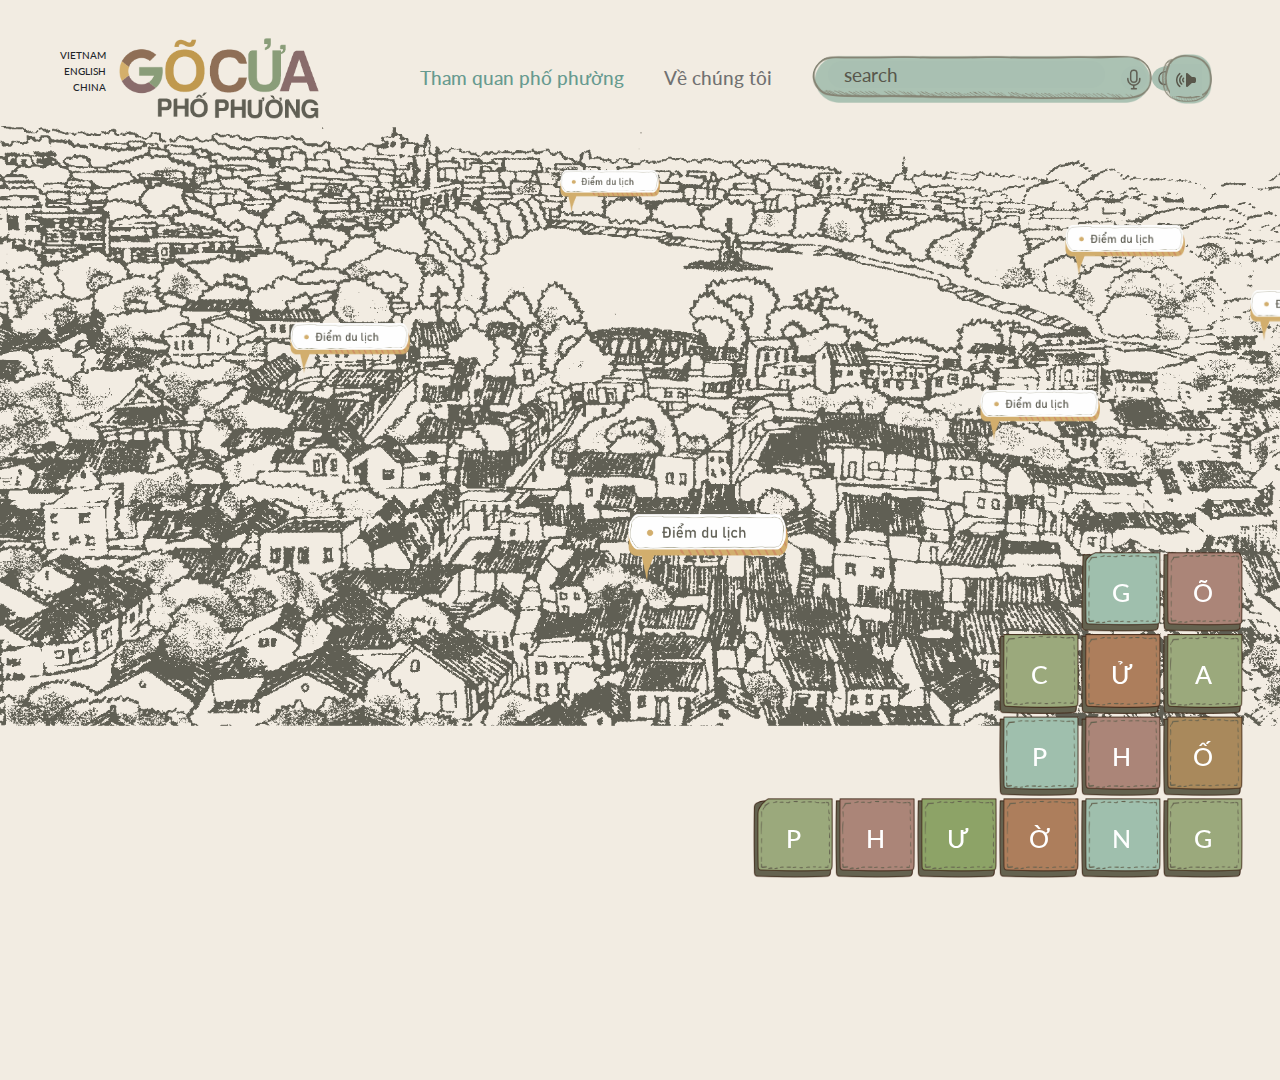
<file: index.html>
<!DOCTYPE html>
<html lang="en">

<head>
  <title>Gõ Cửa Phố Phường</title>
  <meta charset="utf-8">
  <meta http-equiv="X-UA-Compatible" content="IE=edge">
  <meta name="viewport" content="width=device-width, initial-scale=1.0">
  <meta name="format-detection" content="telephone=no">
  <meta name="apple-mobile-web-app-capable" content="yes">
  <meta name="author" content="">
  <meta name="keywords" content="">
  <meta name="description" content="">
  <link rel="stylesheet" type="text/css" href="./css/bootstrap.min.css">
  <link rel="stylesheet" type="text/css" href="./style.css">
  <link rel="stylesheet" href="https://cdn.jsdelivr.net/npm/swiper@9/swiper-bundle.min.css" />
  <link rel="preconnect" href="https://fonts.googleapis.com">
  <link rel="preconnect" href="https://fonts.gstatic.com" crossorigin>
  <link href="https://fonts.googleapis.com/css2?family=Jost:wght@300;400;500&family=Lato:wght@300;400;700&display=swap" rel="stylesheet">
  <link rel="stylesheet" href="./css/main.css">
  <link rel="stylesheet" href="./css/responsive.css">
  <link rel="stylesheet" href="./fonts/themify-icons/themify-icons.css">
  <link rel="stylesheet" href="./fonts/fontawesome-free-6.4.0-web/fontawesome-free-6.4.0-web/css/all.css">
 
    <!-- script
  ================================================== -->
  <script src="js/modernizr.js"></script>
</head>

<body data-bs-spy="scroll" data-bs-target="#navbar" data-bs-root-margin="0px 0px -40%" data-bs-smooth-scroll="true"
  tabindex="0">

  <header id="header" class="site-header header-scrolled position-fixed text-black bg-light"  style="top: 25px;">
    <nav id="header-nav" class="navbar navbar-expand-lg px-3 " style="border: none; padding-bottom: 2px;">
      <div class="container-fluid">
        <ul class="navbar-translate">
          <a href=""><li class="nav-item">VIETNAM</li></a>
          <a href=""><li class="nav-item">ENGLISH</li></a>
          <a href=""><li class="nav-item">CHINA</li></a>
        </ul>
        <a class="navbar-brand" href="index.html">
          <img src="./images/01.png" class="logo" style="width: 200px; margin-left: -35px;">
        </a>
        <button class="navbar-toggler fas fa-bars d-flex d-lg-none order-3 p-2 " type="button" data-bs-toggle="offcanvas" data-bs-target="#bdNavbar" aria-controls="bdNavbar" aria-expanded="false" aria-label="Toggle navigation">
          <!-- <svg class="navbar-icon fas fa-bars"> -->
            <use xlink:href="#navbar-icon"></use>
          
        </button>
        <div class="offcanvas offcanvas-end" tabindex="-1" id="bdNavbar" aria-labelledby="bdNavbarOffcanvasLabel">
          <div class="offcanvas-header px-4 pb-0">
            <a class="navbar-brand" href="index.html">
              <img src="./images/01.png" class="logo">
            </a>
            <button type="button" class="btn-close btn-close-black" data-bs-dismiss="offcanvas" aria-label="Close" data-bs-target="#bdNavbar"></button>
          </div>
          <div class="offcanvas-body">
            <ul id="navbar" class="navbar-nav  justify-content-end align-items-center flex-grow-1 ">
              <li class="nav-item">
                <a class="nav-link me-4 active" href="./search-infor-city.html">Tham quan phố phường</a>
              </li>
              <li class="nav-item">
                <a class="nav-link me-4" href="#company-services">Về chúng tôi</a>
              </li>
              <div class="header-with-search">
                <label for="mobile-search-checkbox" class="header__mobile-search">
                  <i class="header__mobile-search-icon fas fa-search" style="color: #b7b7b7;"></i>
              </label>
              <!-- <div class="header__logo hide-on-tablet">
                  <a href="./index.html" class="header__logo-link">
                       <img class="header__logo-img" src="./assest/img/logo.png">
                       
                  </a>                 
              </div> -->
              <input type="checkbox" hidden="" id="mobile-search-checkbox" class="header__search-checkbox">
              <div class="header__search" style="background-image: url(./images/03.png);">
                  <div class=" header__search-input-wrap">
                      <!-- <input type="text" id="search-input" class=" header__search-input" placeholder="Search"> -->
                      <!-- Search history -->
                      <!-- <div class="header__search-history">
                          <h3 class="header__search-history-heading">Lịch sử tìm kiếm</h3>
                          <ul class="header__search-history-list">
                              <li class="header__search-history-item">
                                  <a href="">Phố Mã Mây</a>
                              </li>
                              <li class="header__search-history-item">
                                  <a href="">Phố Hàng Mã</a>
                              </li>
                              <li class="header__search-history-item">
                                  <a href="">Phố Hàng Bè</a>
                              </li>
                          </ul>
                      </div> -->
                      
                        <form autocomplete="off" class=" header__search-input">
                          <div>
                            <input type="text" id="input" class=" header__search-input" placeholder="search" style="background-color: #a9c0b2;">
                          </div>
                          <ul class="list">
          
                          </ul>
                        </form>
                  </div>
                  <button id="voice-search-button" onclick="startSpeechRecognition()" class="header__search-btn">
                    <!-- <i class="header__search-btn-icon fa-solid fa-microphone" style="color: #58574b;"></i> -->
                    <img class="header__search-btn-icon" src="./images/04.png" alt="" style="color: #58574b;">
                </button>
                
                  <button class="header__search-btn">
                      <!-- <i class="header__search-btn-icon fas fa-search" ></i> -->
                      <img src="./images/05.png" alt="" class="header__search-btn-icon" style="color: #58574b; width: 20px;">
                  </button>
              </div>
              <li class="nav-item" style="background-image: url(./images/06.png); background-repeat: round; width: 50px; height: 50px; margin-left: 10px;" >
                <div class="user-items pl-8">
                  <ul class="d-flex justify-content-end list-unstyled">
                    
                    <!-- <li class="nav-item__bt fa-solid fa-volume-high"> -->
                      <a href="#" class="volume-button" >
                        <audio id="background-music" loop autoplay>
                          <source src="./music/EmXinh-MONOOnionn-12581640.mp3" type="audio/mp3">
                          Your browser does not support the audio element.
                      </audio>
              
                      <button id="toggle-icon" class="nav-item__bt fa-solid fa-volume-high"></button>
                      </a>
                    <!-- </li> -->
                  </ul>
                </div>
              </li>
            </div></ul>
          </div>
        </div>
      </div>
    </nav>
  </header>

  <div class="col-xl-12 col-lg-12 col-md-12 col-12" style="padding:0px; position: fixed; top: -10px;">
    <!-- Slideshow banner  -->
    <div class="slider">
      <div class="slides">
        
        <div class="slide first">
          <a href="./map.html"><img src="./images/BG1.png" alt="Gõ Cửa Phố Phường"></a>
          
        </div>
        <!-- <div class="slide">
          <img src="images/banner-2.png" alt="Gõ Cửa Phố Phường">
        </div>
        <div class="slide">
          <img src="images/banner-3.png" alt="Gõ Cửa Phố Phường">
        </div> -->
        <!-- slide image end -->
        <!-- Automatic navigation start -->
        
        <!-- Automatic navigation end -->
      </div>
      <!-- manual navigation start -->
      
      <!-- manual navigation end -->
      <!-- Maker Start -->
      <div class="maker">
        <!-- <div class="box updown-animation" style="top: 180px; left: 100px; position: absolute;">
          <div class="wrapper">
            <div class="flag">
              <p style=" margin-bottom: 0; color: #58574b; font-weight: 500;">Điểm du lịch</p>
            </div>
          </div>
        </div> -->
        <div class="box updown-animation2 mb1" style="top: 333px; left: 290px; position: absolute;">
          <img src="./images/02.png"  width="120px">
        </div>
        <!-- <div class="box updown-animation" style="top: 510px; left: 300px; position: absolute;">
          <div class="wrapper">
            <div class="flag">
              <p style=" margin-bottom: 0; color: #58574b; font-weight: 500;">87 Mã Mây</p>
            </div>
          </div>
        </div> -->
        <div class="box updown-animation2 mb2" style="top: 180px; left: 560px; position: absolute;">
          <img src="./images/02.png" width="100px" alt="">
        </div>
        <div class="box updown-animation mb3" style="top: 235px; left: 1065px; position: absolute;">
          <img src="./images/02.png" width="120px" alt="">
          <!-- <div class="wrapper">
            <div class="flag">
              <p style=" margin-bottom: 0; color: #58574b; font-weight: 500;">Di tích VHLS</p>
            </div>
          </div> -->
        </div>
        <div class="box updown-animation2 mb3" style="top: 300px; left: 1250px; position: absolute;">
          <img src="./images/02.png" width="120px" alt="">
        </div>
        <div class="box updown-animation mb3" style="top: 400px; left: 980px; position: absolute;">
          <img src="./images/02.png" width="120px" alt="">
        </div>
        <!-- <div class="box updown-animation" style="top: 340px; left: 750px; position: absolute;">
          <div class="wrapper">
            <div class="flag">
              <p style=" margin-bottom: 0; color: #58574b; font-weight: 500;">Nhà thờ lớn</p>
            </div>
          </div>
        </div> -->
        <div class="box updown-animation mb3" style="top: 524px; left: 628px; position: absolute;">
          <img src="./images/02.png" width="160px" alt="">
          
        </div>
      </div>
      <!-- Maker End -->
      <!-- Letter start -->
      <div class="text-container">
        <div class="word">
            <a href="./search-infor-city.html"><div class="letter" style="background-image: url(./images/08.png); background-repeat: round; " >G</div></a>
            <a href="./search-infor-city.html"><div class="letter" style="background-image: url(./images/09.png); background-repeat: round;">Õ</div></a>
        </div>
        <div class="word">
            <a href="./search-infor-city.html"><div class="letter" style="background-image: url(./images/10.png); background-repeat: round;">C</div></a>
            <a href="./search-infor-city.html"><div class="letter" style="background-image: url(./images/11.png); background-repeat: round;">Ử</div></a>
            <a href="./search-infor-city.html"><div class="letter" style="background-image: url(./images/12.png); background-repeat: round;">A</div></a>
        </div>
        <div class="word">
            <a href="./search-infor-city.html"><div class="letter" style="background-image: url(./images/13.png); background-repeat: round;">P</div></a>
            <a href="./search-infor-city.html"><div class="letter" style="background-image: url(./images/14.png); background-repeat: round;">H</div></a>
            <a href="./search-infor-city.html"><div class="letter" style="background-image: url(./images/15.png); background-repeat: round;">Ố</div></a>
        </div>
        <div class="word">
            <a href="./search-infor-city.html"><div class="letter" style="background-image: url(./images/16.png); background-repeat: round;">P</div></a>
            <a href="./search-infor-city.html"><div class="letter" style="background-image: url(./images/17.png); background-repeat: round;">H</div></a>
            <a href="./search-infor-city.html"><div class="letter" style="background-image: url(./images/18.png); background-repeat: round;">Ư</div></a>
            <a href="./search-infor-city.html"><div class="letter" style="background-image: url(./images/19.png); background-repeat: round;">Ờ</div></a>
            <a href="./search-infor-city.html"><div class="letter" style="background-image: url(./images/20.png); background-repeat: round;">N</div></a>
            <a href="./search-infor-city.html"><div class="letter" style="background-image: url(./images/21.png); background-repeat: round;">G</div></a>
        </div>
      </div>
      <!-- Letter end -->
    </div>
    <!-- End Slideshow banner -->
    

  </div>

  

  

  <!-- Slideshow Banner -->
  <!-- <script type="text/javascript">
    var counter = 1;
    setInterval(function () {
      document.getElementById('radio' + counter).checked = true;
      counter++;
      if (counter > 3) {
        counter = 1;
      }
    }, 3000); 
  </script> -->
  <!-- End Slideshow Banner -->

  <!-- lETTER -->
  <!-- <script>
    document.addEventListener("DOMContentLoaded", function() {
    const letters = document.querySelectorAll('.letter');

    function getRandomColor() {
        const lettersColors = ['#9dbeab', '#98a677', '#aa8274', '#ac7a54', '#a78554', '#8ba161'];
        const randomIndex = Math.floor(Math.random() * lettersColors.length);
        return lettersColors[randomIndex];
    }

    function playSound(note) {
        const audio = new Audio(`./music/note${note}.mp3`);
        audio.play();
    }

    letters.forEach((letter, index) => {
        // Màu ngẫu nhiên khi tải trang
        letter.style.backgroundColor = getRandomColor();
        // Màu ngẫu nhiên khi cuộn chuột
        window.addEventListener('scroll', function() {
            const color = getRandomColor();
            letter.style.backgroundColor = color;
        });
        // Màu ngẫu nhiên khi di chuột vào chữ cái
        letter.addEventListener('mouseenter', function() {
            const color = getRandomColor();
            letter.style.backgroundColor = color;

            // Phát âm thanh tương ứng với chữ cái
            playSound(index + 1); // Thay đổi 1 thành số tương ứng với chữ cái nếu cần
        });

        // Khôi phục màu khi di chuột ra khỏi chữ cái
        letter.addEventListener('mouseleave', function() {
            const color = getRandomColor();
            letter.style.backgroundColor = color;
            
        });
    });
});



</script> -->
<!-- // script music -->
<script>
document.addEventListener("DOMContentLoaded", function() {
    var music = document.getElementById("background-music");
    var iconButton = document.getElementById("toggle-icon");

    iconButton.addEventListener("click", function() {
        if (music.paused) {
            music.play();
            icon.classList.toggle("fa-volume-mute");
        } else {
            music.pause();
            icon.classList.toggle("fa-volume-up");     
        }
        var icon = iconButton.querySelector("i");
    });
});

</script>
<!-- search -->
<script>
  let citys = [
    "Phố Hàng Bạc ",
    "Phố Hàng Mây",
    "Phố Hàng Bông",
    "Phố Hàng Bè",
    "Phố Hàng Giấy",
    "Phố Đồng Lạc",
    "Phố Lãn Ông",
    "Phố Nguyễn Du",
    "Phố Hàng Đường",
    "Phố Hàng Mành",
    "Phố Hàng Hòm",
    "Phố Hàng Gà",
    "Phố Hàng Đồng",
    "Phố Hàng Bồ"

  ];
  // Sort citys in ascending order
  let sortedCitys = citys.sort();

  // reference to
  let input = document.getElementById("input");

  // Excute function on keyup
  input.addEventListener("keyup",(e) =>{
    // loop through above array
    // Initially remove al elements ( so if user erases a letter or adds new letter then clean previous output)
    removeElements();
    for (let i of sortedCitys) {
      // convert input to lowercase and compare with each string
      
      if(i.toLowerCase().startsWith(input.value.toLowerCase()) &&
      input.value != ""
      ){
        // create li element
        let listItem = document.createElement("li");
        // One common class name
        listItem.classList.add("list-items");
        listItem.style.cursor = "pointer";
        listItem.setAttribute("onclick", "displayCitys('" + i + "')");
        // Display matched part in bold
        let word = "<b>" + i.substr(0, input.value.length) + "</b>";
        word += i.substr(input.value.length);
        // display the value in array 
        listItem.innerHTML = word;
        document.querySelector(".list").appendChild(listItem);
        
      }
    }
  })
  function displayCitys(value){
    input.value = value;
    removeElements();
  }
  function removeElements(){
    // clear all the item
    let items = document.querySelectorAll(".list-items");
    items.forEach((item) => {
      item.remove();
    });
  }
  

</script>

  <!-- script voice search -->
<script>
  document.addEventListener("DOMContentLoaded", function() {
    const searchInput = document.getElementById("input");
    const voiceSearchButton = document.getElementById("voice-search-button");

    function startSpeechRecognition() {
        const recognition = new webkitSpeechRecognition(); // Sử dụng webkitSpeechRecognition cho trình duyệt Chrome
        recognition.lang = "vi-VN";
        
        recognition.onresult = function(event) {
            const result = event.results[0][0].transcript;
            searchInput.value = result;
        };

        recognition.start();
    }

    window.startSpeechRecognition = startSpeechRecognition;
});

</script>
  <!-- END LETTER -->

  <script src="js/jquery-1.11.0.min.js"></script>
  <script src="https://cdn.jsdelivr.net/npm/swiper/swiper-bundle.min.js"></script>
  <script src="https://cdn.jsdelivr.net/npm/bootstrap@5.3.2/dist/js/bootstrap.min.js"
    integrity="sha384-BBtl+eGJRgqQAUMxJ7pMwbEyER4l1g+O15P+16Ep7Q9Q+zqX6gSbd85u4mG4QzX+"
    crossorigin="anonymous"></script>
  <script type="text/javascript" src="js/bootstrap.bundle.min.js"></script>
  <script type="text/javascript" src="js/plugins.js"></script>
  <script type="text/javascript" src="js/script.js"></script>
</body>

</html>
</file>
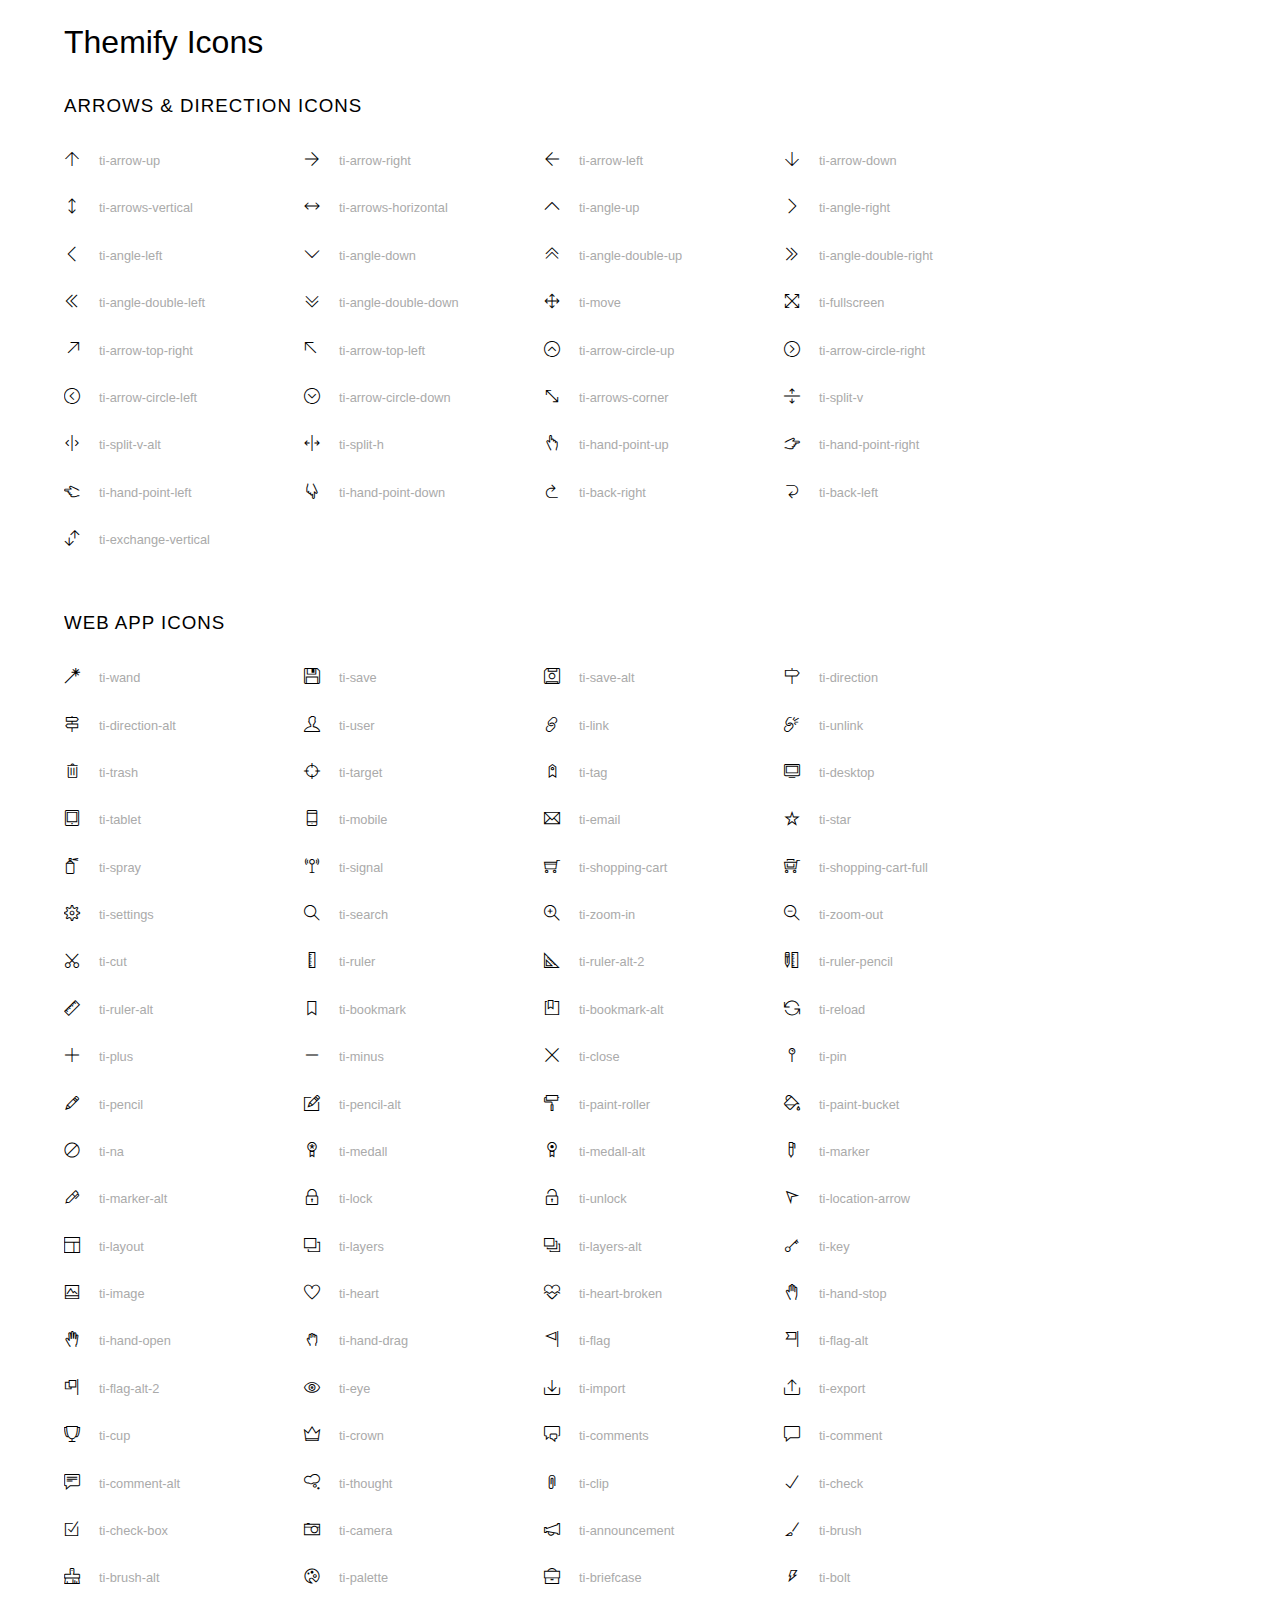
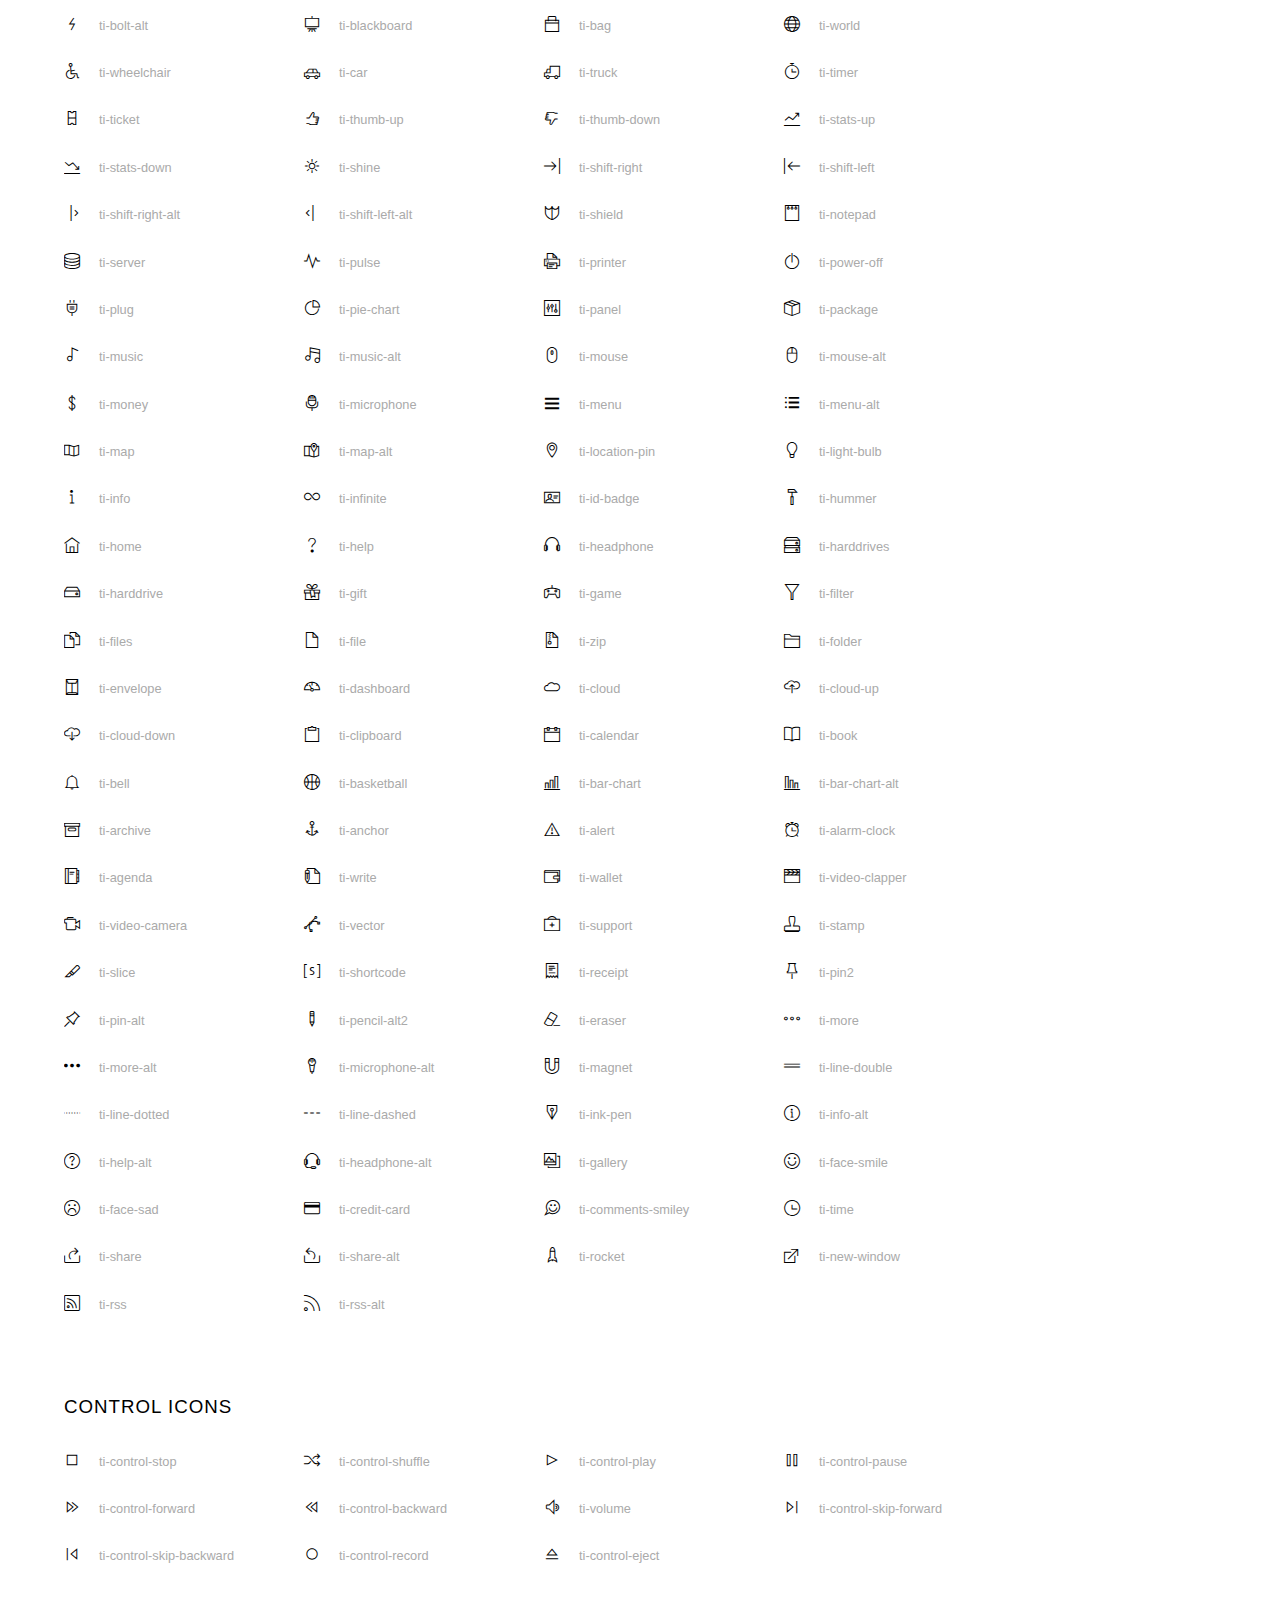
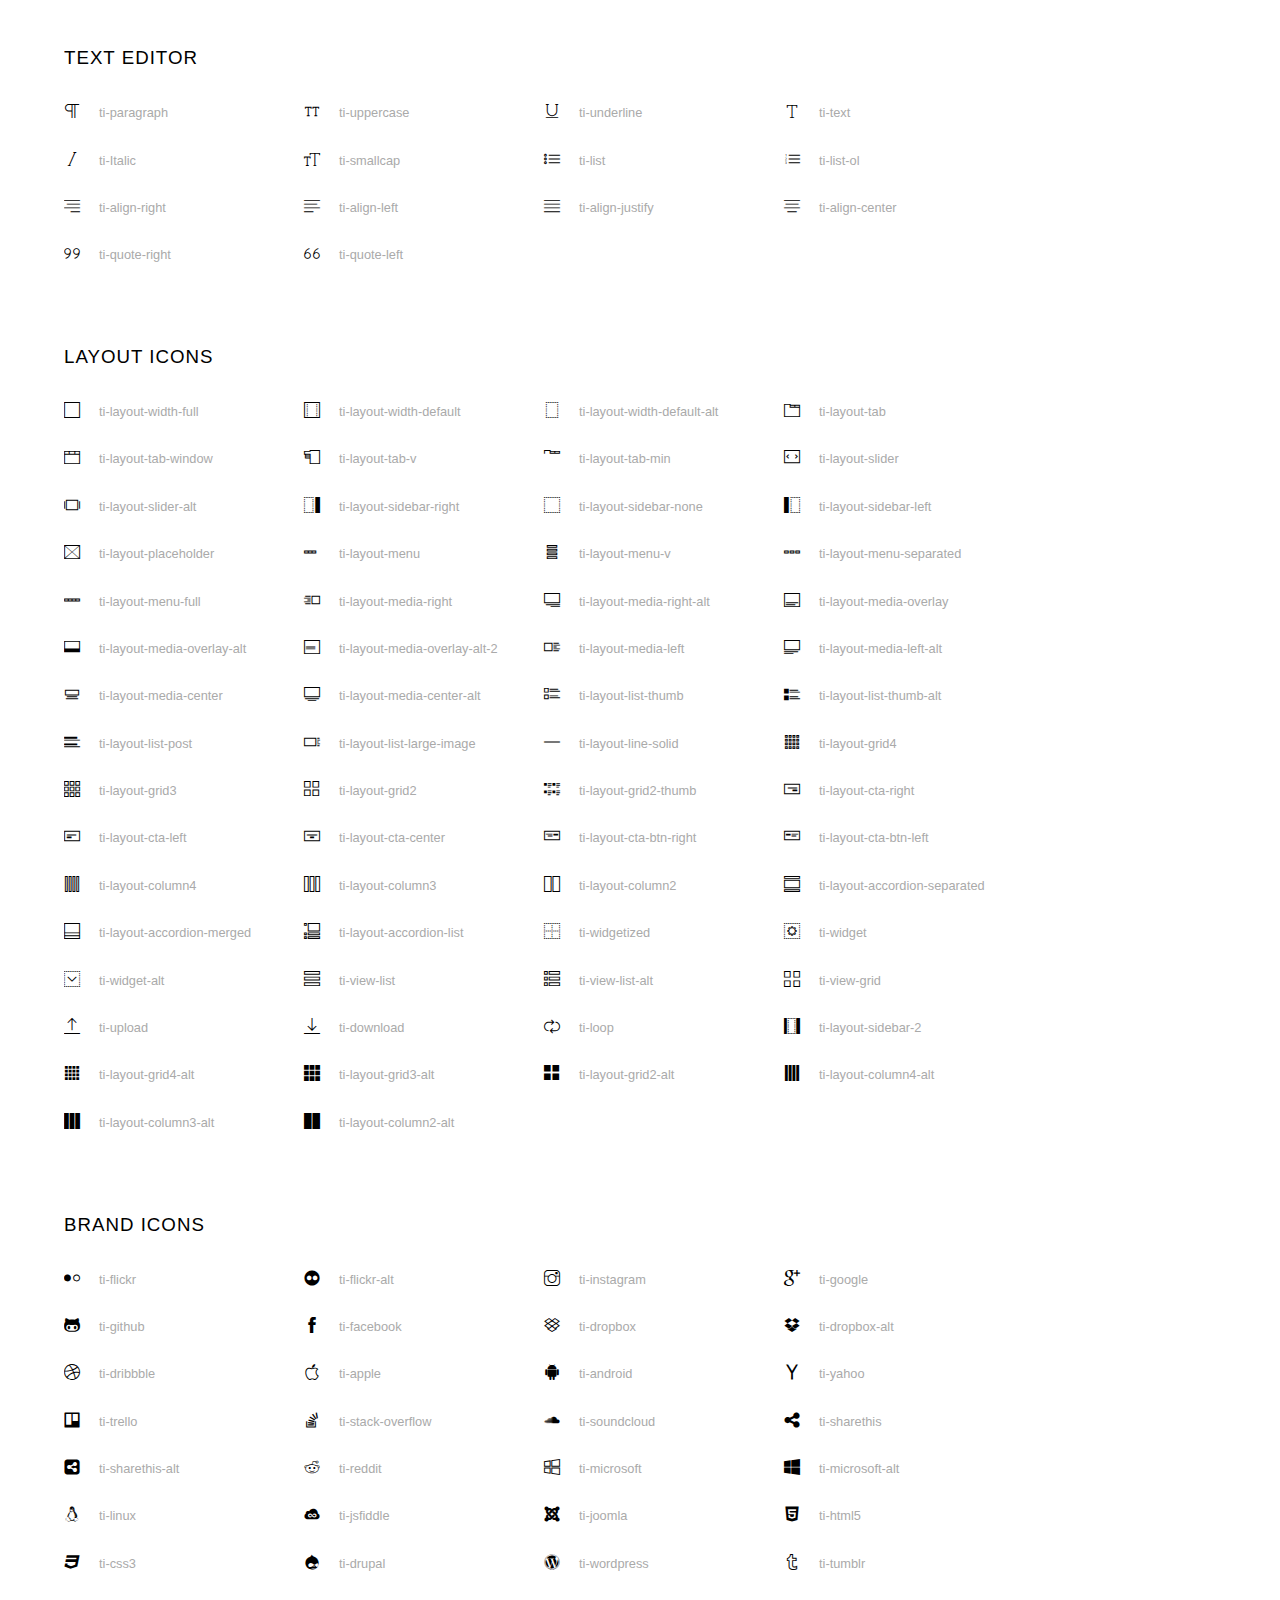
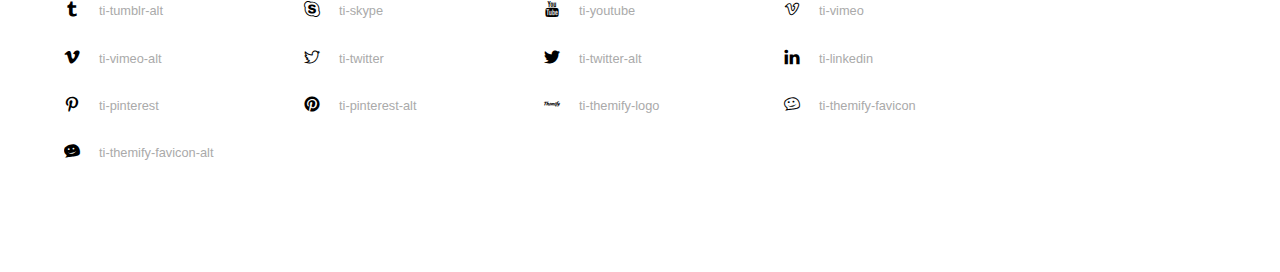
<file: fonts/themify-icons/index.html>
<!doctype html>
<html>
<head>
	<meta charset="utf-8">
	<title>Themify Icon Font</title>
	<meta name="viewport" content="width=device-width">
	<link rel="stylesheet" href="demo-files/demo.css">
	<link rel="stylesheet" href="themify-icons.css">
	<!--[if lt IE 8]><!-->
	<link rel="stylesheet" href="ie7/ie7.css">
	<!--<![endif]-->
</head>
<body>
	<h1>Themify Icons</h1>

	<div class="icon-section">

		<div class="icon-section">
			<h3>Arrows &amp; Direction Icons </h3>

			<div class="icon-container">
				<span class="ti-arrow-up"></span><span class="icon-name"> ti-arrow-up</span>
			</div>
			<div class="icon-container">
				<span class="ti-arrow-right"></span><span class="icon-name"> ti-arrow-right</span>
			</div>
			<div class="icon-container">
				<span class="ti-arrow-left"></span><span class="icon-name"> ti-arrow-left</span>
			</div>
			<div class="icon-container">
				<span class="ti-arrow-down"></span><span class="icon-name"> ti-arrow-down</span>
			</div>
			<div class="icon-container">
				<span class="ti-arrows-vertical"></span><span class="icon-name"> ti-arrows-vertical</span>
			</div>
			<div class="icon-container">
				<span class="ti-arrows-horizontal"></span><span class="icon-name"> ti-arrows-horizontal</span>
			</div>
			<div class="icon-container">
				<span class="ti-angle-up"></span><span class="icon-name"> ti-angle-up</span>
			</div>
			<div class="icon-container">
				<span class="ti-angle-right"></span><span class="icon-name"> ti-angle-right</span>
			</div>
			<div class="icon-container">
				<span class="ti-angle-left"></span><span class="icon-name"> ti-angle-left</span>
			</div>
			<div class="icon-container">
				<span class="ti-angle-down"></span><span class="icon-name"> ti-angle-down</span>
			</div>	
			<div class="icon-container">
				<span class="ti-angle-double-up"></span><span class="icon-name"> ti-angle-double-up</span>
			</div>
			<div class="icon-container">
				<span class="ti-angle-double-right"></span><span class="icon-name"> ti-angle-double-right</span>
			</div>
			<div class="icon-container">
				<span class="ti-angle-double-left"></span><span class="icon-name"> ti-angle-double-left</span>
			</div>
			<div class="icon-container">
				<span class="ti-angle-double-down"></span><span class="icon-name"> ti-angle-double-down</span>
			</div>					
			<div class="icon-container">
				<span class="ti-move"></span><span class="icon-name"> ti-move</span>
			</div>
			<div class="icon-container">
				<span class="ti-fullscreen"></span><span class="icon-name"> ti-fullscreen</span>
			</div>
			<div class="icon-container">
				<span class="ti-arrow-top-right"></span><span class="icon-name"> ti-arrow-top-right</span>
			</div>
			<div class="icon-container">
				<span class="ti-arrow-top-left"></span><span class="icon-name"> ti-arrow-top-left</span>
			</div>
			<div class="icon-container">
				<span class="ti-arrow-circle-up"></span><span class="icon-name"> ti-arrow-circle-up</span>
			</div>
			<div class="icon-container">
				<span class="ti-arrow-circle-right"></span><span class="icon-name"> ti-arrow-circle-right</span>
			</div>
			<div class="icon-container">
				<span class="ti-arrow-circle-left"></span><span class="icon-name"> ti-arrow-circle-left</span>
			</div>
			<div class="icon-container">
				<span class="ti-arrow-circle-down"></span><span class="icon-name"> ti-arrow-circle-down</span>
			</div>
			<div class="icon-container">
				<span class="ti-arrows-corner"></span><span class="icon-name"> ti-arrows-corner</span>
			</div>
			<div class="icon-container">
				<span class="ti-split-v"></span><span class="icon-name"> ti-split-v</span>
			</div>

			<div class="icon-container">
				<span class="ti-split-v-alt"></span><span class="icon-name"> ti-split-v-alt</span>
			</div>
			<div class="icon-container">
				<span class="ti-split-h"></span><span class="icon-name"> ti-split-h</span>
			</div>
			<div class="icon-container">
				<span class="ti-hand-point-up"></span><span class="icon-name"> ti-hand-point-up</span>
			</div>
			<div class="icon-container">
				<span class="ti-hand-point-right"></span><span class="icon-name"> ti-hand-point-right</span>
			</div>
			<div class="icon-container">
				<span class="ti-hand-point-left"></span><span class="icon-name"> ti-hand-point-left</span>
			</div>
			<div class="icon-container">
				<span class="ti-hand-point-down"></span><span class="icon-name"> ti-hand-point-down</span>
			</div>
			<div class="icon-container">
				<span class="ti-back-right"></span><span class="icon-name"> ti-back-right</span>
			</div>
			<div class="icon-container">
				<span class="ti-back-left"></span><span class="icon-name"> ti-back-left</span>
			</div>
			<div class="icon-container">
				<span class="ti-exchange-vertical"></span><span class="icon-name"> ti-exchange-vertical</span>
			</div>

		</div> <!-- Arrows Icons -->



		<h3>Web App Icons</h3>
		
		<div class="icon-section">

			<div class="icon-container">
				<span class="ti-wand"></span><span class="icon-name"> ti-wand</span>
			</div>
			<div class="icon-container">
				<span class="ti-save"></span><span class="icon-name"> ti-save</span>
			</div>
			<div class="icon-container">
				<span class="ti-save-alt"></span><span class="icon-name"> ti-save-alt</span>
			</div>

			<div class="icon-container">
				<span class="ti-direction"></span><span class="icon-name"> ti-direction</span>
			</div>
			<div class="icon-container">
				<span class="ti-direction-alt"></span><span class="icon-name"> ti-direction-alt</span>
			</div>
			<div class="icon-container">
				<span class="ti-user"></span><span class="icon-name"> ti-user</span>
			</div>
			<div class="icon-container">
				<span class="ti-link"></span><span class="icon-name"> ti-link</span>
			</div>
			<div class="icon-container">
				<span class="ti-unlink"></span><span class="icon-name"> ti-unlink</span>
			</div>
			<div class="icon-container">
				<span class="ti-trash"></span><span class="icon-name"> ti-trash</span>
			</div>
			<div class="icon-container">
				<span class="ti-target"></span><span class="icon-name"> ti-target</span>
			</div>
			<div class="icon-container">
				<span class="ti-tag"></span><span class="icon-name"> ti-tag</span>
			</div>
			<div class="icon-container">
				<span class="ti-desktop"></span><span class="icon-name"> ti-desktop</span>
			</div>
			<div class="icon-container">
				<span class="ti-tablet"></span><span class="icon-name"> ti-tablet</span>
			</div>
			<div class="icon-container">
				<span class="ti-mobile"></span><span class="icon-name"> ti-mobile</span>
			</div>
			<div class="icon-container">
				<span class="ti-email"></span><span class="icon-name"> ti-email</span>
			</div>	
			<div class="icon-container">
				<span class="ti-star"></span><span class="icon-name"> ti-star</span>
			</div>
			<div class="icon-container">
				<span class="ti-spray"></span><span class="icon-name"> ti-spray</span>
			</div>
			<div class="icon-container">
				<span class="ti-signal"></span><span class="icon-name"> ti-signal</span>
			</div>
			<div class="icon-container">
				<span class="ti-shopping-cart"></span><span class="icon-name"> ti-shopping-cart</span>
			</div>
			<div class="icon-container">
				<span class="ti-shopping-cart-full"></span><span class="icon-name"> ti-shopping-cart-full</span>
			</div>
			<div class="icon-container">
				<span class="ti-settings"></span><span class="icon-name"> ti-settings</span>
			</div>
			<div class="icon-container">
				<span class="ti-search"></span><span class="icon-name"> ti-search</span>
			</div>
			<div class="icon-container">
				<span class="ti-zoom-in"></span><span class="icon-name"> ti-zoom-in</span>
			</div>
			<div class="icon-container">
				<span class="ti-zoom-out"></span><span class="icon-name"> ti-zoom-out</span>
			</div>
			<div class="icon-container">
				<span class="ti-cut"></span><span class="icon-name"> ti-cut</span>
			</div>
			<div class="icon-container">
				<span class="ti-ruler"></span><span class="icon-name"> ti-ruler</span>
			</div>
			<div class="icon-container">
				<span class="ti-ruler-alt-2"></span><span class="icon-name"> ti-ruler-alt-2</span>
			</div>			
			<div class="icon-container">
				<span class="ti-ruler-pencil"></span><span class="icon-name"> ti-ruler-pencil</span>
			</div>
			<div class="icon-container">
				<span class="ti-ruler-alt"></span><span class="icon-name"> ti-ruler-alt</span>
			</div>
			<div class="icon-container">
				<span class="ti-bookmark"></span><span class="icon-name"> ti-bookmark</span>
			</div>
			<div class="icon-container">
				<span class="ti-bookmark-alt"></span><span class="icon-name"> ti-bookmark-alt</span>
			</div>
			<div class="icon-container">
				<span class="ti-reload"></span><span class="icon-name"> ti-reload</span>
			</div>
			<div class="icon-container">
				<span class="ti-plus"></span><span class="icon-name"> ti-plus</span>
			</div>
			<div class="icon-container">
				<span class="ti-minus"></span><span class="icon-name"> ti-minus</span>
			</div>
			<div class="icon-container">
				<span class="ti-close"></span><span class="icon-name"> ti-close</span>
			</div>			
			<div class="icon-container">
				<span class="ti-pin"></span><span class="icon-name"> ti-pin</span>
			</div>
			<div class="icon-container">
				<span class="ti-pencil"></span><span class="icon-name"> ti-pencil</span>
			</div>
					
		  	<div class="icon-container">
				<span class="ti-pencil-alt"></span><span class="icon-name"> ti-pencil-alt</span>
			</div>
			<div class="icon-container">
				<span class="ti-paint-roller"></span><span class="icon-name"> ti-paint-roller</span>
			</div>
			<div class="icon-container">
				<span class="ti-paint-bucket"></span><span class="icon-name"> ti-paint-bucket</span>
			</div>
			<div class="icon-container">
				<span class="ti-na"></span><span class="icon-name"> ti-na</span>
			</div>
			<div class="icon-container">
				<span class="ti-medall"></span><span class="icon-name"> ti-medall</span>
			</div>
			<div class="icon-container">
				<span class="ti-medall-alt"></span><span class="icon-name"> ti-medall-alt</span>
			</div>
			<div class="icon-container">
				<span class="ti-marker"></span><span class="icon-name"> ti-marker</span>
			</div>
			<div class="icon-container">
				<span class="ti-marker-alt"></span><span class="icon-name"> ti-marker-alt</span>
			</div>

			<div class="icon-container">
				<span class="ti-lock"></span><span class="icon-name"> ti-lock</span>
			</div>
			<div class="icon-container">
				<span class="ti-unlock"></span><span class="icon-name"> ti-unlock</span>
			</div>
			<div class="icon-container">
				<span class="ti-location-arrow"></span><span class="icon-name"> ti-location-arrow</span>
			</div>
			<div class="icon-container">
				<span class="ti-layout"></span><span class="icon-name"> ti-layout</span>
			</div>
			<div class="icon-container">
				<span class="ti-layers"></span><span class="icon-name"> ti-layers</span>
			</div>
			<div class="icon-container">
				<span class="ti-layers-alt"></span><span class="icon-name"> ti-layers-alt</span>
			</div>
			<div class="icon-container">
				<span class="ti-key"></span><span class="icon-name"> ti-key</span>
			</div>
			<div class="icon-container">
				<span class="ti-image"></span><span class="icon-name"> ti-image</span>
			</div>
			<div class="icon-container">
				<span class="ti-heart"></span><span class="icon-name"> ti-heart</span>
			</div>
			<div class="icon-container">
				<span class="ti-heart-broken"></span><span class="icon-name"> ti-heart-broken</span>
			</div>
			<div class="icon-container">
				<span class="ti-hand-stop"></span><span class="icon-name"> ti-hand-stop</span>
			</div>
			<div class="icon-container">
				<span class="ti-hand-open"></span><span class="icon-name"> ti-hand-open</span>
			</div>
			<div class="icon-container">
				<span class="ti-hand-drag"></span><span class="icon-name"> ti-hand-drag</span>
			</div>
			<div class="icon-container">
				<span class="ti-flag"></span><span class="icon-name"> ti-flag</span>
			</div>
			<div class="icon-container">
				<span class="ti-flag-alt"></span><span class="icon-name"> ti-flag-alt</span>
			</div>
			<div class="icon-container">
				<span class="ti-flag-alt-2"></span><span class="icon-name"> ti-flag-alt-2</span>
			</div>
			<div class="icon-container">
				<span class="ti-eye"></span><span class="icon-name"> ti-eye</span>
			</div>
			<div class="icon-container">
				<span class="ti-import"></span><span class="icon-name"> ti-import</span>
			</div>			
			<div class="icon-container">
				<span class="ti-export"></span><span class="icon-name"> ti-export</span>
			</div>
			<div class="icon-container">
				<span class="ti-cup"></span><span class="icon-name"> ti-cup</span>
			</div>
			<div class="icon-container">
				<span class="ti-crown"></span><span class="icon-name"> ti-crown</span>
			</div>
			<div class="icon-container">
				<span class="ti-comments"></span><span class="icon-name"> ti-comments</span>
			</div>
			<div class="icon-container">
				<span class="ti-comment"></span><span class="icon-name"> ti-comment</span>
			</div>
			<div class="icon-container">
				<span class="ti-comment-alt"></span><span class="icon-name"> ti-comment-alt</span>
			</div>
			<div class="icon-container">
				<span class="ti-thought"></span><span class="icon-name"> ti-thought</span>
			</div>			
			<div class="icon-container">
				<span class="ti-clip"></span><span class="icon-name"> ti-clip</span>
			</div>

			<div class="icon-container">
				<span class="ti-check"></span><span class="icon-name"> ti-check</span>
			</div>
			<div class="icon-container">
				<span class="ti-check-box"></span><span class="icon-name"> ti-check-box</span>
			</div>
			<div class="icon-container">
				<span class="ti-camera"></span><span class="icon-name"> ti-camera</span>
			</div>
			<div class="icon-container">
				<span class="ti-announcement"></span><span class="icon-name"> ti-announcement</span>
			</div>
			<div class="icon-container">
				<span class="ti-brush"></span><span class="icon-name"> ti-brush</span>
			</div>
			<div class="icon-container">
				<span class="ti-brush-alt"></span><span class="icon-name"> ti-brush-alt</span>
			</div>
			<div class="icon-container">
				<span class="ti-palette"></span><span class="icon-name"> ti-palette</span>
			</div>			
			<div class="icon-container">
				<span class="ti-briefcase"></span><span class="icon-name"> ti-briefcase</span>
			</div>
			<div class="icon-container">
				<span class="ti-bolt"></span><span class="icon-name"> ti-bolt</span>
			</div>
			<div class="icon-container">
				<span class="ti-bolt-alt"></span><span class="icon-name"> ti-bolt-alt</span>
			</div>
			<div class="icon-container">
				<span class="ti-blackboard"></span><span class="icon-name"> ti-blackboard</span>
			</div>
			<div class="icon-container">
				<span class="ti-bag"></span><span class="icon-name"> ti-bag</span>
			</div>
			<div class="icon-container">
				<span class="ti-world"></span><span class="icon-name"> ti-world</span>
			</div>
			<div class="icon-container">
				<span class="ti-wheelchair"></span><span class="icon-name"> ti-wheelchair</span>
			</div>
			<div class="icon-container">
				<span class="ti-car"></span><span class="icon-name"> ti-car</span>
			</div>
			<div class="icon-container">
				<span class="ti-truck"></span><span class="icon-name"> ti-truck</span>
			</div>
			<div class="icon-container">
				<span class="ti-timer"></span><span class="icon-name"> ti-timer</span>
			</div>
			<div class="icon-container">
				<span class="ti-ticket"></span><span class="icon-name"> ti-ticket</span>
			</div>
			<div class="icon-container">
				<span class="ti-thumb-up"></span><span class="icon-name"> ti-thumb-up</span>
			</div>
			<div class="icon-container">
				<span class="ti-thumb-down"></span><span class="icon-name"> ti-thumb-down</span>
			</div>

			<div class="icon-container">
				<span class="ti-stats-up"></span><span class="icon-name"> ti-stats-up</span>
			</div>
			<div class="icon-container">
				<span class="ti-stats-down"></span><span class="icon-name"> ti-stats-down</span>
			</div>
			<div class="icon-container">
				<span class="ti-shine"></span><span class="icon-name"> ti-shine</span>
			</div>
			<div class="icon-container">
				<span class="ti-shift-right"></span><span class="icon-name"> ti-shift-right</span>
			</div>
			<div class="icon-container">
				<span class="ti-shift-left"></span><span class="icon-name"> ti-shift-left</span>
			</div>

			<div class="icon-container">
				<span class="ti-shift-right-alt"></span><span class="icon-name"> ti-shift-right-alt</span>
			</div>
			<div class="icon-container">
				<span class="ti-shift-left-alt"></span><span class="icon-name"> ti-shift-left-alt</span>
			</div>
			<div class="icon-container">
				<span class="ti-shield"></span><span class="icon-name"> ti-shield</span>
			</div>
			<div class="icon-container">
				<span class="ti-notepad"></span><span class="icon-name"> ti-notepad</span>
			</div>
			<div class="icon-container">
				<span class="ti-server"></span><span class="icon-name"> ti-server</span>
			</div>

			<div class="icon-container">
				<span class="ti-pulse"></span><span class="icon-name"> ti-pulse</span>
			</div>
			<div class="icon-container">
				<span class="ti-printer"></span><span class="icon-name"> ti-printer</span>
			</div>
			<div class="icon-container">
				<span class="ti-power-off"></span><span class="icon-name"> ti-power-off</span>
			</div>
			<div class="icon-container">
				<span class="ti-plug"></span><span class="icon-name"> ti-plug</span>
			</div>
			<div class="icon-container">
				<span class="ti-pie-chart"></span><span class="icon-name"> ti-pie-chart</span>
			</div>

			<div class="icon-container">
				<span class="ti-panel"></span><span class="icon-name"> ti-panel</span>
			</div>
			<div class="icon-container">
				<span class="ti-package"></span><span class="icon-name"> ti-package</span>
			</div>
			<div class="icon-container">
				<span class="ti-music"></span><span class="icon-name"> ti-music</span>
			</div>
			<div class="icon-container">
				<span class="ti-music-alt"></span><span class="icon-name"> ti-music-alt</span>
			</div>
			<div class="icon-container">
				<span class="ti-mouse"></span><span class="icon-name"> ti-mouse</span>
			</div>
			<div class="icon-container">
				<span class="ti-mouse-alt"></span><span class="icon-name"> ti-mouse-alt</span>
			</div>
			<div class="icon-container">
				<span class="ti-money"></span><span class="icon-name"> ti-money</span>
			</div>
			<div class="icon-container">
				<span class="ti-microphone"></span><span class="icon-name"> ti-microphone</span>
			</div>
			<div class="icon-container">
				<span class="ti-menu"></span><span class="icon-name"> ti-menu</span>
			</div>
			<div class="icon-container">
				<span class="ti-menu-alt"></span><span class="icon-name"> ti-menu-alt</span>
			</div>
			<div class="icon-container">
				<span class="ti-map"></span><span class="icon-name"> ti-map</span>
			</div>
			<div class="icon-container">
				<span class="ti-map-alt"></span><span class="icon-name"> ti-map-alt</span>
			</div>

			<div class="icon-container">
				<span class="ti-location-pin"></span><span class="icon-name"> ti-location-pin</span>
			</div>

			<div class="icon-container">
				<span class="ti-light-bulb"></span><span class="icon-name"> ti-light-bulb</span>
			</div>
			<div class="icon-container">
				<span class="ti-info"></span><span class="icon-name"> ti-info</span>
			</div>
			<div class="icon-container">
				<span class="ti-infinite"></span><span class="icon-name"> ti-infinite</span>
			</div>
			<div class="icon-container">
				<span class="ti-id-badge"></span><span class="icon-name"> ti-id-badge</span>
			</div>
			<div class="icon-container">
				<span class="ti-hummer"></span><span class="icon-name"> ti-hummer</span>
			</div>
			<div class="icon-container">
				<span class="ti-home"></span><span class="icon-name"> ti-home</span>
			</div>
			<div class="icon-container">
				<span class="ti-help"></span><span class="icon-name"> ti-help</span>
			</div>
			<div class="icon-container">
				<span class="ti-headphone"></span><span class="icon-name"> ti-headphone</span>
			</div>
			<div class="icon-container">
				<span class="ti-harddrives"></span><span class="icon-name"> ti-harddrives</span>
			</div>
			<div class="icon-container">
				<span class="ti-harddrive"></span><span class="icon-name"> ti-harddrive</span>
			</div>
			<div class="icon-container">
				<span class="ti-gift"></span><span class="icon-name"> ti-gift</span>
			</div>
			<div class="icon-container">
				<span class="ti-game"></span><span class="icon-name"> ti-game</span>
			</div>
			<div class="icon-container">
				<span class="ti-filter"></span><span class="icon-name"> ti-filter</span>
			</div>
			<div class="icon-container">
				<span class="ti-files"></span><span class="icon-name"> ti-files</span>
			</div>
			<div class="icon-container">
				<span class="ti-file"></span><span class="icon-name"> ti-file</span>
			</div>
			<div class="icon-container">
				<span class="ti-zip"></span><span class="icon-name"> ti-zip</span>
			</div>
			<div class="icon-container">
				<span class="ti-folder"></span><span class="icon-name"> ti-folder</span>
			</div>			
			<div class="icon-container">
				<span class="ti-envelope"></span><span class="icon-name"> ti-envelope</span>
			</div>


			<div class="icon-container">
				<span class="ti-dashboard"></span><span class="icon-name"> ti-dashboard</span>
			</div>
			<div class="icon-container">
				<span class="ti-cloud"></span><span class="icon-name"> ti-cloud</span>
			</div>
			<div class="icon-container">
				<span class="ti-cloud-up"></span><span class="icon-name"> ti-cloud-up</span>
			</div>
			<div class="icon-container">
				<span class="ti-cloud-down"></span><span class="icon-name"> ti-cloud-down</span>
			</div>
			<div class="icon-container">
				<span class="ti-clipboard"></span><span class="icon-name"> ti-clipboard</span>
			</div>
			<div class="icon-container">
				<span class="ti-calendar"></span><span class="icon-name"> ti-calendar</span>
			</div>
			<div class="icon-container">
				<span class="ti-book"></span><span class="icon-name"> ti-book</span>
			</div>
			<div class="icon-container">
				<span class="ti-bell"></span><span class="icon-name"> ti-bell</span>
			</div>
			<div class="icon-container">
				<span class="ti-basketball"></span><span class="icon-name"> ti-basketball</span>
			</div>
			<div class="icon-container">
				<span class="ti-bar-chart"></span><span class="icon-name"> ti-bar-chart</span>
			</div>
			<div class="icon-container">
				<span class="ti-bar-chart-alt"></span><span class="icon-name"> ti-bar-chart-alt</span>
			</div>


			<div class="icon-container">
				<span class="ti-archive"></span><span class="icon-name"> ti-archive</span>
			</div>
			<div class="icon-container">
				<span class="ti-anchor"></span><span class="icon-name"> ti-anchor</span>
			</div>

			<div class="icon-container">
				<span class="ti-alert"></span><span class="icon-name"> ti-alert</span>
			</div>
			<div class="icon-container">
				<span class="ti-alarm-clock"></span><span class="icon-name"> ti-alarm-clock</span>
			</div>
			<div class="icon-container">
				<span class="ti-agenda"></span><span class="icon-name"> ti-agenda</span>
			</div>
			<div class="icon-container">
				<span class="ti-write"></span><span class="icon-name"> ti-write</span>
			</div>

			<div class="icon-container">
				<span class="ti-wallet"></span><span class="icon-name"> ti-wallet</span>
			</div>
			<div class="icon-container">
				<span class="ti-video-clapper"></span><span class="icon-name"> ti-video-clapper</span>
			</div>
			<div class="icon-container">
				<span class="ti-video-camera"></span><span class="icon-name"> ti-video-camera</span>
			</div>
			<div class="icon-container">
				<span class="ti-vector"></span><span class="icon-name"> ti-vector</span>
			</div>

			<div class="icon-container">
				<span class="ti-support"></span><span class="icon-name"> ti-support</span>
			</div>
			<div class="icon-container">
				<span class="ti-stamp"></span><span class="icon-name"> ti-stamp</span>
			</div>
			<div class="icon-container">
				<span class="ti-slice"></span><span class="icon-name"> ti-slice</span>
			</div>
			<div class="icon-container">
				<span class="ti-shortcode"></span><span class="icon-name"> ti-shortcode</span>
			</div>
			<div class="icon-container">
				<span class="ti-receipt"></span><span class="icon-name"> ti-receipt</span>
			</div>
			<div class="icon-container">
				<span class="ti-pin2"></span><span class="icon-name"> ti-pin2</span>
			</div>
			<div class="icon-container">
				<span class="ti-pin-alt"></span><span class="icon-name"> ti-pin-alt</span>
			</div>
			<div class="icon-container">
				<span class="ti-pencil-alt2"></span><span class="icon-name"> ti-pencil-alt2</span>
			</div>
			<div class="icon-container">
				<span class="ti-eraser"></span><span class="icon-name"> ti-eraser</span>
			</div>			
			<div class="icon-container">
				<span class="ti-more"></span><span class="icon-name"> ti-more</span>
			</div>
			<div class="icon-container">
				<span class="ti-more-alt"></span><span class="icon-name"> ti-more-alt</span>
			</div>
			<div class="icon-container">
				<span class="ti-microphone-alt"></span><span class="icon-name"> ti-microphone-alt</span>
			</div>
			<div class="icon-container">
				<span class="ti-magnet"></span><span class="icon-name"> ti-magnet</span>
			</div>
			<div class="icon-container">
				<span class="ti-line-double"></span><span class="icon-name"> ti-line-double</span>
			</div>
			<div class="icon-container">
				<span class="ti-line-dotted"></span><span class="icon-name"> ti-line-dotted</span>
			</div>
			<div class="icon-container">
				<span class="ti-line-dashed"></span><span class="icon-name"> ti-line-dashed</span>
			</div>

			<div class="icon-container">
				<span class="ti-ink-pen"></span><span class="icon-name"> ti-ink-pen</span>
			</div>
			<div class="icon-container">
				<span class="ti-info-alt"></span><span class="icon-name"> ti-info-alt</span>
			</div>
			<div class="icon-container">
				<span class="ti-help-alt"></span><span class="icon-name"> ti-help-alt</span>
			</div>
			<div class="icon-container">
				<span class="ti-headphone-alt"></span><span class="icon-name"> ti-headphone-alt</span>
			</div>

			<div class="icon-container">
				<span class="ti-gallery"></span><span class="icon-name"> ti-gallery</span>
			</div>
			<div class="icon-container">
				<span class="ti-face-smile"></span><span class="icon-name"> ti-face-smile</span>
			</div>
			<div class="icon-container">
				<span class="ti-face-sad"></span><span class="icon-name"> ti-face-sad</span>
			</div>
			<div class="icon-container">
				<span class="ti-credit-card"></span><span class="icon-name"> ti-credit-card</span>
			</div>
			<div class="icon-container">
				<span class="ti-comments-smiley"></span><span class="icon-name"> ti-comments-smiley</span>
			</div>
			<div class="icon-container">
				<span class="ti-time"></span><span class="icon-name"> ti-time</span>
			</div>
			<div class="icon-container">
				<span class="ti-share"></span><span class="icon-name"> ti-share</span>
			</div>
			<div class="icon-container">
				<span class="ti-share-alt"></span><span class="icon-name"> ti-share-alt</span>
			</div>
			<div class="icon-container">
				<span class="ti-rocket"></span><span class="icon-name"> ti-rocket</span>
			</div>

			<div class="icon-container">
				<span class="ti-new-window"></span><span class="icon-name"> ti-new-window</span>
			</div>

			<div class="icon-container">
				<span class="ti-rss"></span><span class="icon-name"> ti-rss</span>
			</div>

			<div class="icon-container">
				<span class="ti-rss-alt"></span><span class="icon-name"> ti-rss-alt</span>
			</div>
			
		</div><!-- Web App Icons -->


		<div class="icon-section">
			<h3>Control Icons</h3>
			<div class="icon-container">
				<span class="ti-control-stop"></span><span class="icon-name"> ti-control-stop</span>
			</div>
			<div class="icon-container">
				<span class="ti-control-shuffle"></span><span class="icon-name"> ti-control-shuffle</span>
			</div>
			<div class="icon-container">
				<span class="ti-control-play"></span><span class="icon-name"> ti-control-play</span>
			</div>
			<div class="icon-container">
				<span class="ti-control-pause"></span><span class="icon-name"> ti-control-pause</span>
			</div>
			<div class="icon-container">
				<span class="ti-control-forward"></span><span class="icon-name"> ti-control-forward</span>
			</div>
			<div class="icon-container">
				<span class="ti-control-backward"></span><span class="icon-name"> ti-control-backward</span>
			</div>	
			<div class="icon-container">
				<span class="ti-volume"></span><span class="icon-name"> ti-volume</span>
			</div>
			<div class="icon-container">
				<span class="ti-control-skip-forward"></span><span class="icon-name"> ti-control-skip-forward</span>
			</div>
			<div class="icon-container">
				<span class="ti-control-skip-backward"></span><span class="icon-name"> ti-control-skip-backward</span>
			</div>
			<div class="icon-container">
				<span class="ti-control-record"></span><span class="icon-name"> ti-control-record</span>
			</div>
			<div class="icon-container">
				<span class="ti-control-eject"></span><span class="icon-name"> ti-control-eject</span>
			</div>			
		</div> <!-- Control Icons -->


		<div class="icon-section">
			<h3>Text Editor</h3>

			<div class="icon-container">
				<span class="ti-paragraph"></span><span class="icon-name"> ti-paragraph</span>
			</div>
			<div class="icon-container">
				<span class="ti-uppercase"></span><span class="icon-name"> ti-uppercase</span>
			</div>

			<div class="icon-container">
				<span class="ti-underline"></span><span class="icon-name"> ti-underline</span>
			</div>
			<div class="icon-container">
				<span class="ti-text"></span><span class="icon-name"> ti-text</span>
			</div>
			<div class="icon-container">
				<span class="ti-Italic"></span><span class="icon-name"> ti-Italic</span>
			</div>
			<div class="icon-container">
				<span class="ti-smallcap"></span><span class="icon-name"> ti-smallcap</span>
			</div>
			<div class="icon-container">
				<span class="ti-list"></span><span class="icon-name"> ti-list</span>
			</div>
			<div class="icon-container">
				<span class="ti-list-ol"></span><span class="icon-name"> ti-list-ol</span>
			</div>
			<div class="icon-container">
				<span class="ti-align-right"></span><span class="icon-name"> ti-align-right</span>
			</div>
			<div class="icon-container">
				<span class="ti-align-left"></span><span class="icon-name"> ti-align-left</span>
			</div>
			<div class="icon-container">
				<span class="ti-align-justify"></span><span class="icon-name"> ti-align-justify</span>
			</div>
			<div class="icon-container">
				<span class="ti-align-center"></span><span class="icon-name"> ti-align-center</span>
			</div>
			<div class="icon-container">
				<span class="ti-quote-right"></span><span class="icon-name"> ti-quote-right</span>
			</div>
			<div class="icon-container">
				<span class="ti-quote-left"></span><span class="icon-name"> ti-quote-left</span>
			</div>

		</div> <!-- Text Editor -->



		<div class="icon-section">
			<h3>Layout Icons</h3>
			<div class="icon-container">
				<span class="ti-layout-width-full"></span><span class="icon-name"> ti-layout-width-full</span>
			</div>
			<div class="icon-container">
				<span class="ti-layout-width-default"></span><span class="icon-name"> ti-layout-width-default</span>
			</div>
			<div class="icon-container">
				<span class="ti-layout-width-default-alt"></span><span class="icon-name"> ti-layout-width-default-alt</span>
			</div>
			<div class="icon-container">
				<span class="ti-layout-tab"></span><span class="icon-name"> ti-layout-tab</span>
			</div>
			<div class="icon-container">
				<span class="ti-layout-tab-window"></span><span class="icon-name"> ti-layout-tab-window</span>
			</div>
			<div class="icon-container">
				<span class="ti-layout-tab-v"></span><span class="icon-name"> ti-layout-tab-v</span>
			</div>
			<div class="icon-container">
				<span class="ti-layout-tab-min"></span><span class="icon-name"> ti-layout-tab-min</span>
			</div>
			<div class="icon-container">
				<span class="ti-layout-slider"></span><span class="icon-name"> ti-layout-slider</span>
			</div>
			<div class="icon-container">
				<span class="ti-layout-slider-alt"></span><span class="icon-name"> ti-layout-slider-alt</span>
			</div>
			<div class="icon-container">
				<span class="ti-layout-sidebar-right"></span><span class="icon-name"> ti-layout-sidebar-right</span>
			</div>
			<div class="icon-container">
				<span class="ti-layout-sidebar-none"></span><span class="icon-name"> ti-layout-sidebar-none</span>
			</div>
			<div class="icon-container">
				<span class="ti-layout-sidebar-left"></span><span class="icon-name"> ti-layout-sidebar-left</span>
			</div>
			<div class="icon-container">
				<span class="ti-layout-placeholder"></span><span class="icon-name"> ti-layout-placeholder</span>
			</div>
			<div class="icon-container">
				<span class="ti-layout-menu"></span><span class="icon-name"> ti-layout-menu</span>
			</div>
			<div class="icon-container">
				<span class="ti-layout-menu-v"></span><span class="icon-name"> ti-layout-menu-v</span>
			</div>
			<div class="icon-container">
				<span class="ti-layout-menu-separated"></span><span class="icon-name"> ti-layout-menu-separated</span>
			</div>
			<div class="icon-container">
				<span class="ti-layout-menu-full"></span><span class="icon-name"> ti-layout-menu-full</span>
			</div>
			<div class="icon-container">
				<span class="ti-layout-media-right"></span><span class="icon-name"> ti-layout-media-right</span>
			</div>
			<div class="icon-container">
				<span class="ti-layout-media-right-alt"></span><span class="icon-name"> ti-layout-media-right-alt</span>
			</div>
			<div class="icon-container">
				<span class="ti-layout-media-overlay"></span><span class="icon-name"> ti-layout-media-overlay</span>
			</div>
			<div class="icon-container">
				<span class="ti-layout-media-overlay-alt"></span><span class="icon-name"> ti-layout-media-overlay-alt</span>
			</div>
			<div class="icon-container">
				<span class="ti-layout-media-overlay-alt-2"></span><span class="icon-name"> ti-layout-media-overlay-alt-2</span>
			</div>
			<div class="icon-container">
				<span class="ti-layout-media-left"></span><span class="icon-name"> ti-layout-media-left</span>
			</div>
			<div class="icon-container">
				<span class="ti-layout-media-left-alt"></span><span class="icon-name"> ti-layout-media-left-alt</span>
			</div>
			<div class="icon-container">
				<span class="ti-layout-media-center"></span><span class="icon-name"> ti-layout-media-center</span>
			</div>
			<div class="icon-container">
				<span class="ti-layout-media-center-alt"></span><span class="icon-name"> ti-layout-media-center-alt</span>
			</div>
			<div class="icon-container">
				<span class="ti-layout-list-thumb"></span><span class="icon-name"> ti-layout-list-thumb</span>
			</div>
			<div class="icon-container">
				<span class="ti-layout-list-thumb-alt"></span><span class="icon-name"> ti-layout-list-thumb-alt</span>
			</div>
			<div class="icon-container">
				<span class="ti-layout-list-post"></span><span class="icon-name"> ti-layout-list-post</span>
			</div>
			<div class="icon-container">
				<span class="ti-layout-list-large-image"></span><span class="icon-name"> ti-layout-list-large-image</span>
			</div>
			<div class="icon-container">
				<span class="ti-layout-line-solid"></span><span class="icon-name"> ti-layout-line-solid</span>
			</div>
			<div class="icon-container">
				<span class="ti-layout-grid4"></span><span class="icon-name"> ti-layout-grid4</span>
			</div>
			<div class="icon-container">
				<span class="ti-layout-grid3"></span><span class="icon-name"> ti-layout-grid3</span>
			</div>
			<div class="icon-container">
				<span class="ti-layout-grid2"></span><span class="icon-name"> ti-layout-grid2</span>
			</div>
			<div class="icon-container">
				<span class="ti-layout-grid2-thumb"></span><span class="icon-name"> ti-layout-grid2-thumb</span>
			</div>
			<div class="icon-container">
				<span class="ti-layout-cta-right"></span><span class="icon-name"> ti-layout-cta-right</span>
			</div>
			<div class="icon-container">
				<span class="ti-layout-cta-left"></span><span class="icon-name"> ti-layout-cta-left</span>
			</div>
			<div class="icon-container">
				<span class="ti-layout-cta-center"></span><span class="icon-name"> ti-layout-cta-center</span>
			</div>
			<div class="icon-container">
				<span class="ti-layout-cta-btn-right"></span><span class="icon-name"> ti-layout-cta-btn-right</span>
			</div>
			<div class="icon-container">
				<span class="ti-layout-cta-btn-left"></span><span class="icon-name"> ti-layout-cta-btn-left</span>
			</div>
			<div class="icon-container">
				<span class="ti-layout-column4"></span><span class="icon-name"> ti-layout-column4</span>
			</div>
			<div class="icon-container">
				<span class="ti-layout-column3"></span><span class="icon-name"> ti-layout-column3</span>
			</div>
			<div class="icon-container">
				<span class="ti-layout-column2"></span><span class="icon-name"> ti-layout-column2</span>
			</div>
			<div class="icon-container">
				<span class="ti-layout-accordion-separated"></span><span class="icon-name"> ti-layout-accordion-separated</span>
			</div>
			<div class="icon-container">
				<span class="ti-layout-accordion-merged"></span><span class="icon-name"> ti-layout-accordion-merged</span>
			</div>
			<div class="icon-container">
				<span class="ti-layout-accordion-list"></span><span class="icon-name"> ti-layout-accordion-list</span>
			</div>
			<div class="icon-container">
				<span class="ti-widgetized"></span><span class="icon-name"> ti-widgetized</span>
			</div>
			<div class="icon-container">
				<span class="ti-widget"></span><span class="icon-name"> ti-widget</span>
			</div>
			<div class="icon-container">
				<span class="ti-widget-alt"></span><span class="icon-name"> ti-widget-alt</span>
			</div>
			<div class="icon-container">
				<span class="ti-view-list"></span><span class="icon-name"> ti-view-list</span>
			</div>
			<div class="icon-container">
				<span class="ti-view-list-alt"></span><span class="icon-name"> ti-view-list-alt</span>
			</div>
			<div class="icon-container">
				<span class="ti-view-grid"></span><span class="icon-name"> ti-view-grid</span>
			</div>
			<div class="icon-container">
				<span class="ti-upload"></span><span class="icon-name"> ti-upload</span>
			</div>
			<div class="icon-container">
				<span class="ti-download"></span><span class="icon-name"> ti-download</span>
			</div>	
			<div class="icon-container">
				<span class="ti-loop"></span><span class="icon-name"> ti-loop</span>
			</div>
			<div class="icon-container">
				<span class="ti-layout-sidebar-2"></span><span class="icon-name"> ti-layout-sidebar-2</span>
			</div>
			<div class="icon-container">
				<span class="ti-layout-grid4-alt"></span><span class="icon-name"> ti-layout-grid4-alt</span>
			</div>
			<div class="icon-container">
				<span class="ti-layout-grid3-alt"></span><span class="icon-name"> ti-layout-grid3-alt</span>
			</div>
			<div class="icon-container">
				<span class="ti-layout-grid2-alt"></span><span class="icon-name"> ti-layout-grid2-alt</span>
			</div>
			<div class="icon-container">
				<span class="ti-layout-column4-alt"></span><span class="icon-name"> ti-layout-column4-alt</span>
			</div>
			<div class="icon-container">
				<span class="ti-layout-column3-alt"></span><span class="icon-name"> ti-layout-column3-alt</span>
			</div>
			<div class="icon-container">
				<span class="ti-layout-column2-alt"></span><span class="icon-name"> ti-layout-column2-alt</span>
			</div>		


		</div> <!-- Layout Icons -->


		<div class="icon-section">
			<h3>Brand Icons</h3>

			<div class="icon-container">
				<span class="ti-flickr"></span><span class="icon-name"> ti-flickr</span>
			</div>
			<div class="icon-container">
				<span class="ti-flickr-alt"></span><span class="icon-name"> ti-flickr-alt</span>
			</div>			
			<div class="icon-container">
				<span class="ti-instagram"></span><span class="icon-name"> ti-instagram</span>
			</div>
			<div class="icon-container">
				<span class="ti-google"></span><span class="icon-name"> ti-google</span>
			</div>
			<div class="icon-container">
				<span class="ti-github"></span><span class="icon-name"> ti-github</span>
			</div>

			<div class="icon-container">
				<span class="ti-facebook"></span><span class="icon-name"> ti-facebook</span>
			</div>
			<div class="icon-container">
				<span class="ti-dropbox"></span><span class="icon-name"> ti-dropbox</span>
			</div>
			<div class="icon-container">
				<span class="ti-dropbox-alt"></span><span class="icon-name"> ti-dropbox-alt</span>
			</div>
			<div class="icon-container">
				<span class="ti-dribbble"></span><span class="icon-name"> ti-dribbble</span>
			</div>
			<div class="icon-container">
				<span class="ti-apple"></span><span class="icon-name"> ti-apple</span>
			</div>
			<div class="icon-container">
				<span class="ti-android"></span><span class="icon-name"> ti-android</span>
			</div>
			<div class="icon-container">
				<span class="ti-yahoo"></span><span class="icon-name"> ti-yahoo</span>
			</div>
			<div class="icon-container">
				<span class="ti-trello"></span><span class="icon-name"> ti-trello</span>
			</div>
			<div class="icon-container">
				<span class="ti-stack-overflow"></span><span class="icon-name"> ti-stack-overflow</span>
			</div>
			<div class="icon-container">
				<span class="ti-soundcloud"></span><span class="icon-name"> ti-soundcloud</span>
			</div>
			<div class="icon-container">
				<span class="ti-sharethis"></span><span class="icon-name"> ti-sharethis</span>
			</div>
			<div class="icon-container">
				<span class="ti-sharethis-alt"></span><span class="icon-name"> ti-sharethis-alt</span>
			</div>
			<div class="icon-container">
				<span class="ti-reddit"></span><span class="icon-name"> ti-reddit</span>
			</div>

			<div class="icon-container">
				<span class="ti-microsoft"></span><span class="icon-name"> ti-microsoft</span>
			</div>
			<div class="icon-container">
				<span class="ti-microsoft-alt"></span><span class="icon-name"> ti-microsoft-alt</span>
			</div>
			<div class="icon-container">
				<span class="ti-linux"></span><span class="icon-name"> ti-linux</span>
			</div>
			<div class="icon-container">
				<span class="ti-jsfiddle"></span><span class="icon-name"> ti-jsfiddle</span>
			</div>
			<div class="icon-container">
				<span class="ti-joomla"></span><span class="icon-name"> ti-joomla</span>
			</div>
			<div class="icon-container">
				<span class="ti-html5"></span><span class="icon-name"> ti-html5</span>
			</div>
			<div class="icon-container">
				<span class="ti-css3"></span><span class="icon-name"> ti-css3</span>
			</div>	
			<div class="icon-container">
				<span class="ti-drupal"></span><span class="icon-name"> ti-drupal</span>
			</div>
			<div class="icon-container">
				<span class="ti-wordpress"></span><span class="icon-name"> ti-wordpress</span>
			</div>		
			<div class="icon-container">
				<span class="ti-tumblr"></span><span class="icon-name"> ti-tumblr</span>
			</div>
			<div class="icon-container">
				<span class="ti-tumblr-alt"></span><span class="icon-name"> ti-tumblr-alt</span>
			</div>
			<div class="icon-container">
				<span class="ti-skype"></span><span class="icon-name"> ti-skype</span>
			</div>
			<div class="icon-container">
				<span class="ti-youtube"></span><span class="icon-name"> ti-youtube</span>
			</div>
			<div class="icon-container">
				<span class="ti-vimeo"></span><span class="icon-name"> ti-vimeo</span>
			</div>
			<div class="icon-container">
				<span class="ti-vimeo-alt"></span><span class="icon-name"> ti-vimeo-alt</span>
			</div>			
			<div class="icon-container">
				<span class="ti-twitter"></span><span class="icon-name"> ti-twitter</span>
			</div>
			<div class="icon-container">
				<span class="ti-twitter-alt"></span><span class="icon-name"> ti-twitter-alt</span>
			</div>
			<div class="icon-container">
				<span class="ti-linkedin"></span><span class="icon-name"> ti-linkedin</span>
			</div>
			<div class="icon-container">
				<span class="ti-pinterest"></span><span class="icon-name"> ti-pinterest</span>
			</div>

			<div class="icon-container">
				<span class="ti-pinterest-alt"></span><span class="icon-name"> ti-pinterest-alt</span>
			</div>
			<div class="icon-container">
				<span class="ti-themify-logo"></span><span class="icon-name"> ti-themify-logo</span>
			</div>
			<div class="icon-container">
				<span class="ti-themify-favicon"></span><span class="icon-name"> ti-themify-favicon</span>
			</div>
			<div class="icon-container">
				<span class="ti-themify-favicon-alt"></span><span class="icon-name"> ti-themify-favicon-alt</span>
			</div>

		</div> <!-- brand Icons -->

	</div>

</body>
</html>
</file>
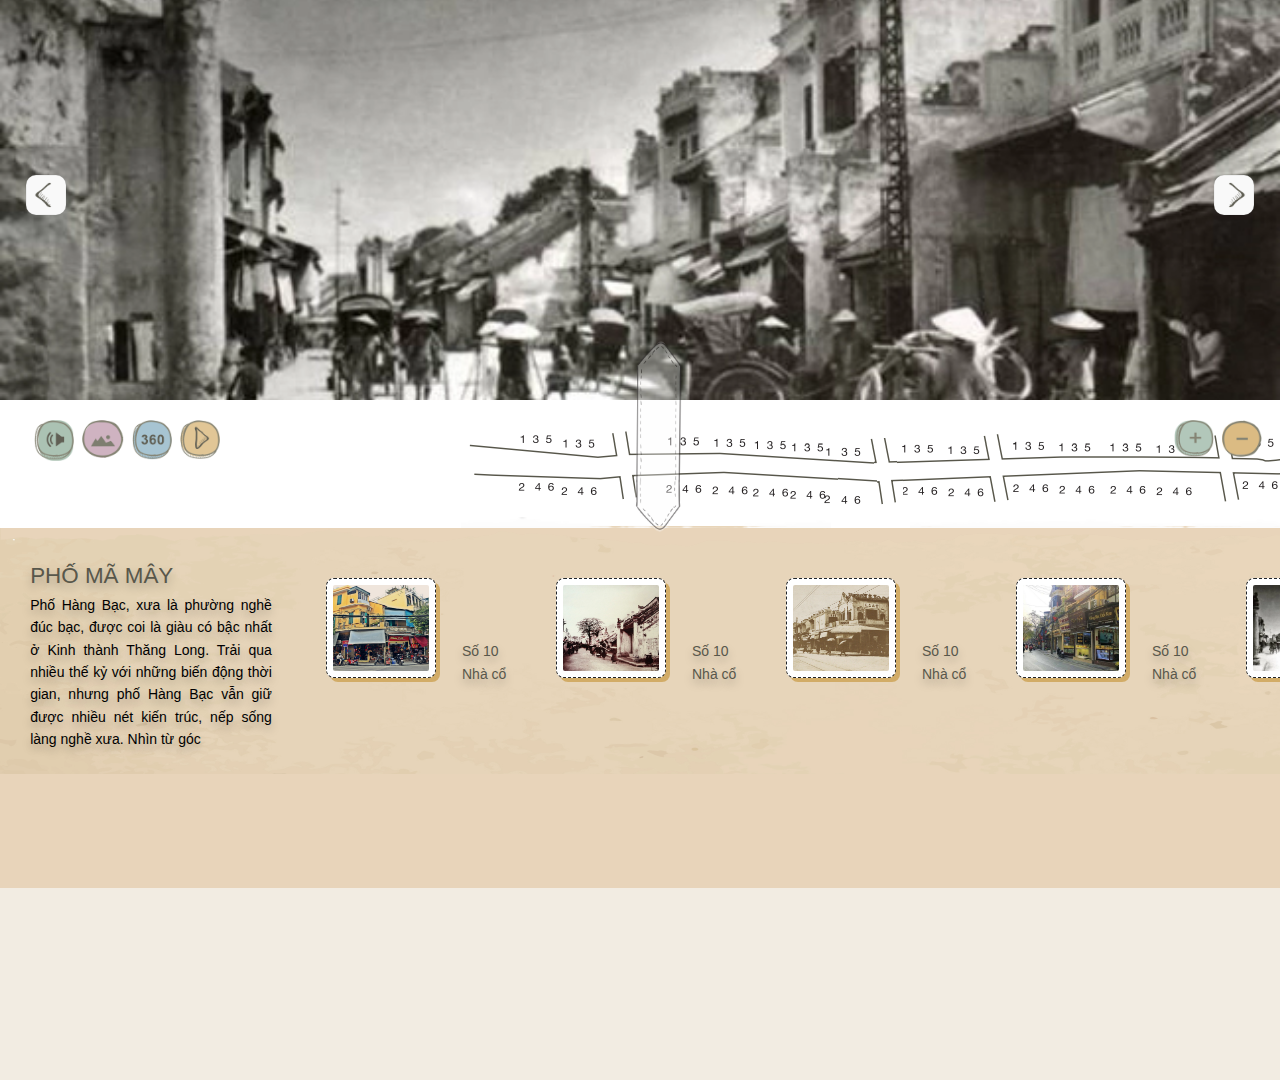
<file: infor-city.html>
<!DOCTYPE html>
<html lang="en">
<head>
    <meta charset="UTF-8">
    <meta name="viewport" content="width=device-width, initial-scale=1.0">
    <title>Gõ Cửa Phố Phường</title>
    <link rel="stylesheet" href="./css/infor-city.css">
    <link rel="stylesheet" href="./fonts/fontawesome-free-6.4.0-web/fontawesome-free-6.4.0-web/css/all.css">
    <link rel="stylesheet" type="text/css" href="./css/bootstrap.min.css">
    <link rel="stylesheet" href="./css/main.css">
    <link rel="stylesheet" href="./css/responsive.css">
    <link rel="stylesheet" href="./style.css">
</head>
<body class="zoom-in-out">
    <!-- <header>
        <nav>
            <a href="">Home</a>
            <a href="">Contacts</a>
            <a href="">Info</a>
        </nav>
    </header> -->

    <!-- carousel -->
    <div  class="carousel">
        <!-- list item -->
        <div   class="list ">
            <div class="item" id="content-map">
                <a href="./search-infor-city.html"><img src="./images/banner-map-1.webp"></a>
                
            </div>
            <div class="item" id="content-map">
                <a href="./search-infor-city.html"><img src="./images/banner-map-2.jpg"></a>
                
            </div>
            <div class="item" id="content-map">
                <a href="./search-infor-city.html"><img src="./images/banner-map-3.jpg"></a>
                
            </div>
            <div class="item" id="content-map">
                <a href="./search-infor-city.html"><img src="./images/banner-map-4.jpg"></a>
                
            </div>
            <div class="item" id="content-map">
                <a href="./search-infor-city.html"><img src="./images/banner-map-5.jpg"></a>
                
            </div>
        </div>
        <!-- list thumnail -->
        <!-- <div class="thumbnail">
            <div class="item">
                <img src="./images/banner-map-1.webp">
                <div class="content">
                    <div class="title">
                        Số 10
                    </div>
                    <div class="description">
                        Nhà cổ
                    </div>
                </div>
            </div>
            <div class="item">
                <img src="./images/banner-map-2.jpg">
                <div class="content">
                    <div class="title">
                        Name Slider
                    </div>
                    <div class="description">
                        Description
                    </div>
                </div>
            </div>
            <div class="item">
                <img src="./images/banner-map-3.jpg">
                <div class="content">
                    <div class="title">
                        Name Slider
                    </div>
                    <div class="description">
                        Description
                    </div>
                </div>
            </div>
            <div class="item">
                <img src="./images/banner-map-4.jpg">
                <div class="content">
                    <div class="title">
                        Name Slider
                    </div>
                    <div class="description">
                        Description
                    </div>
                </div>
            </div>
            <div class="item">
                <img src="./images/banner-map-5.jpg">
                <div class="content">
                    <div class="title">
                        Name Slider
                    </div>
                    <div class="description">
                        Description
                    </div>
                </div>
            </div>
        </div> -->
        <!-- next prev -->

        <div class="arrows">
            <button id="prev" style="background-image: url(./images/51.png); background-repeat: round;"></button>
            <button id="next" style="background-image: url(./images/52.png); background-repeat: round;" ></button>
        </div>
        <!-- time running -->
        <div class="time"></div>
    </div>
    
        <div class="row" style="background-color: #ffff;">
            <div class="col-xl-4 col-lg-4 col-md-8 col-8">
              <ul class="nav pd" style="padding: 20px 26px;">
                <li class="nav-item">
                  <div class="user-items pl-8">
                    <ul class="d-flex justify-content-end list-unstyled">
                      <!-- <li class="nav-item__bt fa-solid fa-volume-high"> -->
                        <a href="#" class="volume-button">
                          <audio id="background-music" loop autoplay>
                            <source src="./music/EmXinh-MONOOnionn-12581640.mp3" type="audio/mp3">
                            Your browser does not support the audio element.
                        </audio>
                        <img src="./images/26.png" width="40px" alt="" id="toggle-icon">
                        <!-- <button id="toggle-icon" class="nav-item__bt fa-solid fa-volume-high"></button> -->
                        </a>
                      <!-- </li> -->
                    </ul>
                  </div>
                </li>
                <li class="nav-item">
                  <div class="user-items pl-8">
                    <ul class="d-flex justify-content-end list-unstyled">
                      <!-- <li class="nav-item__bt fa-solid fa-volume-high"> -->              
                        <!-- <button id="toggle-icon" class="nav-item__bt fas fa-cloud" style="background-color: #ceb1c0; box-shadow: 0px 2px #ceb1c0;"></button> -->
                        <img src="./images/27.png" alt="" width="42px" >
                      <!-- </li> -->
                    </ul>
                  </div>
                </li>
                <li class="nav-item">
                  <div class="user-items pl-8">
                    <ul class="d-flex justify-content-end list-unstyled">
                      <!-- <li class="nav-item__bt fa-solid fa-volume-high"> -->
                        <!-- <button id="toggle-icon" class="nav__item-btn--play nav-item__bt " style="background-color: #a5c3d2; box-shadow: 0px 2px #a5c3d2; padding: 4px 4px;">360</button> -->
                        <img src="./images/28.png" width="40px" alt="" class="nav__item-btn--play " onclick="enableAutoplay()">
                        <!-- </li> -->
                    </ul>
                  </div>
                </li>
                <li class="nav-item">
                  <div class="user-items pl-8">
                    <ul class="d-flex justify-content-end list-unstyled">
                      <!-- <li class="nav-item__bt fa-solid fa-volume-high"> -->
                        <!-- <button id="toggle-icon" class="nav__item-btn--play nav-item__bt fas fa-play" style="background-color: #e2c693; box-shadow: 0px 2px #e2c693; padding: 8px 10px;"></button> -->
                        <img src="./images/29.png" width="40px" alt="" class="nav__item-btn--play " onclick="enableAutoplay()">
                        <!-- </li> -->
                    </ul>
                  </div>
                </li>
              </ul>
              
            </div>
            <div class="col-xl-4 col-lg-4 col-md-4 col-4 dn">
              <img src="./images/the-road.png" alt="" style="position: relative; left: -30%;">
              <img src="./images/30.png" alt="" class="btn_road">
            </div>
            <div class="col-xl-4 col-lg-4 col-md-4 col-4">
              <ul class="nav pd" style="position: absolute; padding: 20px 5px; right: 1%;">
                <li class="nav-item">
                  <div class="user-items pl-8">
                    <ul class="d-flex justify-content-end list-unstyled">
                      <!-- <li class="nav-item__bt fa-solid fa-volume-high"> -->
                        <img onclick="ZoomIn()" id="zoom-in"  src="./images/31.png" width="40px" alt="">
                        <!-- <button id="toggle-icon" class="nav-item__bt fa-solid fas fa-plus" style="padding: 8px 10px;"></button> -->
                      <!-- </li> -->
                    </ul>
                  </div>
                </li>
                
                
                <li class="nav-item">
                  <div class="user-items pl-8">
                    <ul class="d-flex justify-content-end list-unstyled">
                      <!-- <li class="nav-item__bt fa-solid fa-volume-high"> -->
                        <img onclick="ZoomOut()" id="zoom-out"  src="./images/32.png" width="40px" alt="">
                        <!-- <button id="toggle-icon" class="nav-item__bt fas fa-window-minimize" style="background-color: #e2c693; box-shadow: 0px 2px #e2c693; padding: 8px 8px;"></button> -->
                      <!-- </li> -->
                    </ul>
                  </div>
                </li>
              </ul>
            </div>
          </div>
    
    <!-- list thumnail -->
    <div class="carousel" style="height: 40vh;  margin-top: 0; background-image: url(./images/33.png); background-repeat: no-repeat; background-color: #e8d4ba;">
        <div class="row">
            <div class="col-xl-3 col-lg-4 col-md-12">
                <div class="content ">
                    <div class="topic" style="font-size: 1.4rem; color: #58574b;">PHỐ MÃ MÂY</div>
                    <div class="des">
                        <!-- lorem 50 -->
                        Phố Hàng Bạc, xưa là phường nghề đúc bạc, được coi là giàu có bậc nhất ở Kinh thành Thăng Long. Trải qua nhiều thế kỷ với những biến động thời gian, nhưng phố Hàng Bạc vẫn giữ được nhiều nét kiến trúc, nếp sống làng nghề xưa. Nhìn từ góc
        
                    </div>
                    
                </div>
            </div>
            <div class="col-xl-9 col-lg-8 col-md-0">
                <div class="thumbnail ">
                    <div class="item col-xl-2 col-lg-2 col-md-6">
                        <a href="./infor-place.html"><img src="./images/banner-map-1.webp"></a>
                        <div class="content">
                            <div class="title">
                                Số 10
                            </div>
                            <div class="description">
                                Nhà cổ
                            </div>
                        </div>
                    </div>
                    <div class="item col-xl-2 col-lg-2 col-md-6">
                        <a href="./infor-place.html"><img src="./images/banner-map-2.jpg"></a>
                        <div class="content">
                            <div class="title">
                                Số 10
                            </div>
                            <div class="description">
                                Nhà cổ
                            </div>
                        </div>
                    </div>
                    <div class="item col-xl-2 col-lg-2 col-md-6">
                        <a href="./infor-place.html"><img src="./images/banner-map-3.jpg"></a>
                        <div class="content">
                            <div class="title">
                                Số 10
                            </div>
                            <div class="description">
                                Nhà cổ
                            </div>
                        </div>
                    </div>
                    <div class="item col-xl-2 col-lg-2 col-md-6">
                        <a href="./infor-place.html"><img src="./images/banner-map-4.jpg"></a>
                        <div class="content">
                            <div class="title">
                                Số 10
                            </div>
                            <div class="description">
                                Nhà cổ
                            </div>
                        </div>
                    </div>
                    <div class="item col-xl-2 col-lg-2 col-md-6">
                        <a href="./infor-place.html"><img src="./images/banner-map-5.jpg"></a>
                        <div class="content">
                            <div class="title">
                                Số 10
                            </div>
                            <div class="description">
                                Nhà cổ
                            </div>
                        </div>
                    </div>
                </div>
            </div>
        </div>
        
        
        
    </div>
    

    <!-- Modal -->
    <div class="popupvideo">
        <div class="popupvideo__inner">
          <div class="popupvideo__inner-iframe">
            <video id="myVideo" width="100%" height="100%" style="position: absolute; " controls="controls" >
              <source src="./video/video_test.mp4" type="video/mp4">
            </video>
            <!-- <iframe width="100%" height="100%" style="position: absolute;" src="./video/video_test.mp4" title="YouTube video player" frameborder="0"  allowfullscreen></iframe> -->
            <div class="popupvideo__inner-close" onclick="disableAutoplay()">
              <i class="fas fa-times"></i> 
            </div>
          </div>
        </div>
      </div>    
  <!-- popupvideo -->
  <script>
    // Modal video
  function handleModalVideo(){
      let videos = document.querySelectorAll('.nav__item-btn--play');
      let modalVideo = document.querySelector('.popupvideo');
      let iframeModalVideo = document.querySelector('.popupvideo__inner-iframe');
      let btnClose = document.querySelector('.popupvideo .popupvideo__inner .popupvideo__inner-iframe .popupvideo__inner-close');
  
      videos.forEach(function (video) {
          video.addEventListener('click', function(){
              // show modal
              modalVideo.classList.add('active');
              // Get Data ID
              // let dataID = video.getAttribute('data-video-src');
              // console.log(dataID)
              // Set ID iframe
              // iframeModalVideo.setAttribute('src','');
              enableAutoplay();
          })
      });
  
     
  
  let vid = document.getElementById("myVideo");
//    vid.autoplay = true;
  function enableAutoplay() { 
    vid.autoplay = true;
    vid.load();
  }
  
  function disableAutoplay() { 
    vid.autoplay = false;
    vid.load();
  } 
  
  
  
      function closeModal(){
          // Hide modal
          modalVideo.classList.remove('active');
  
          // Empty Src Iframe
          iframeModalVideo.setAttribute("src","");
      }
      btnClose.addEventListener('click', function(){
          closeModal();
          
      })
      modalVideo.addEventListener('click', function(){
          closeModal();
          disableAutoplay();
      });
  }
  handleModalVideo();
  </script>
  

<!-- zoom in zoom out -->
<script>
  function ZoomIn() {
  var myImg = document.getElementById("content-map");
  var currWidth = myImg.clientWidth;
  if (currWidth == 2500) return false;
  else {
    myImg.style.width = (currWidth + 100) + "px";
  }
}

function ZoomOut() {
  var myImg = document.getElementById("content-map");
  var currWidth = myImg.clientWidth;
  if (currWidth == 100) return false;
  else {
    myImg.style.width = (currWidth - 100) + "px";
  }
}



</script>

    <!-- // script music -->
<script>
  document.addEventListener("DOMContentLoaded", function() {
      var music = document.getElementById("background-music");
      var iconButton = document.getElementById("toggle-icon");
  
      iconButton.addEventListener("click", function() {
          if (music.paused) {
              music.play();
              icon.classList.toggle("fa-volume-mute");
          } else {
              music.pause();
              icon.classList.toggle("fa-volume-up");     
          }
          var icon = iconButton.querySelector("i");
      });
  });
  
    </script>
    <script src="./js/main.js"></script>
</body>
</html>
</file>
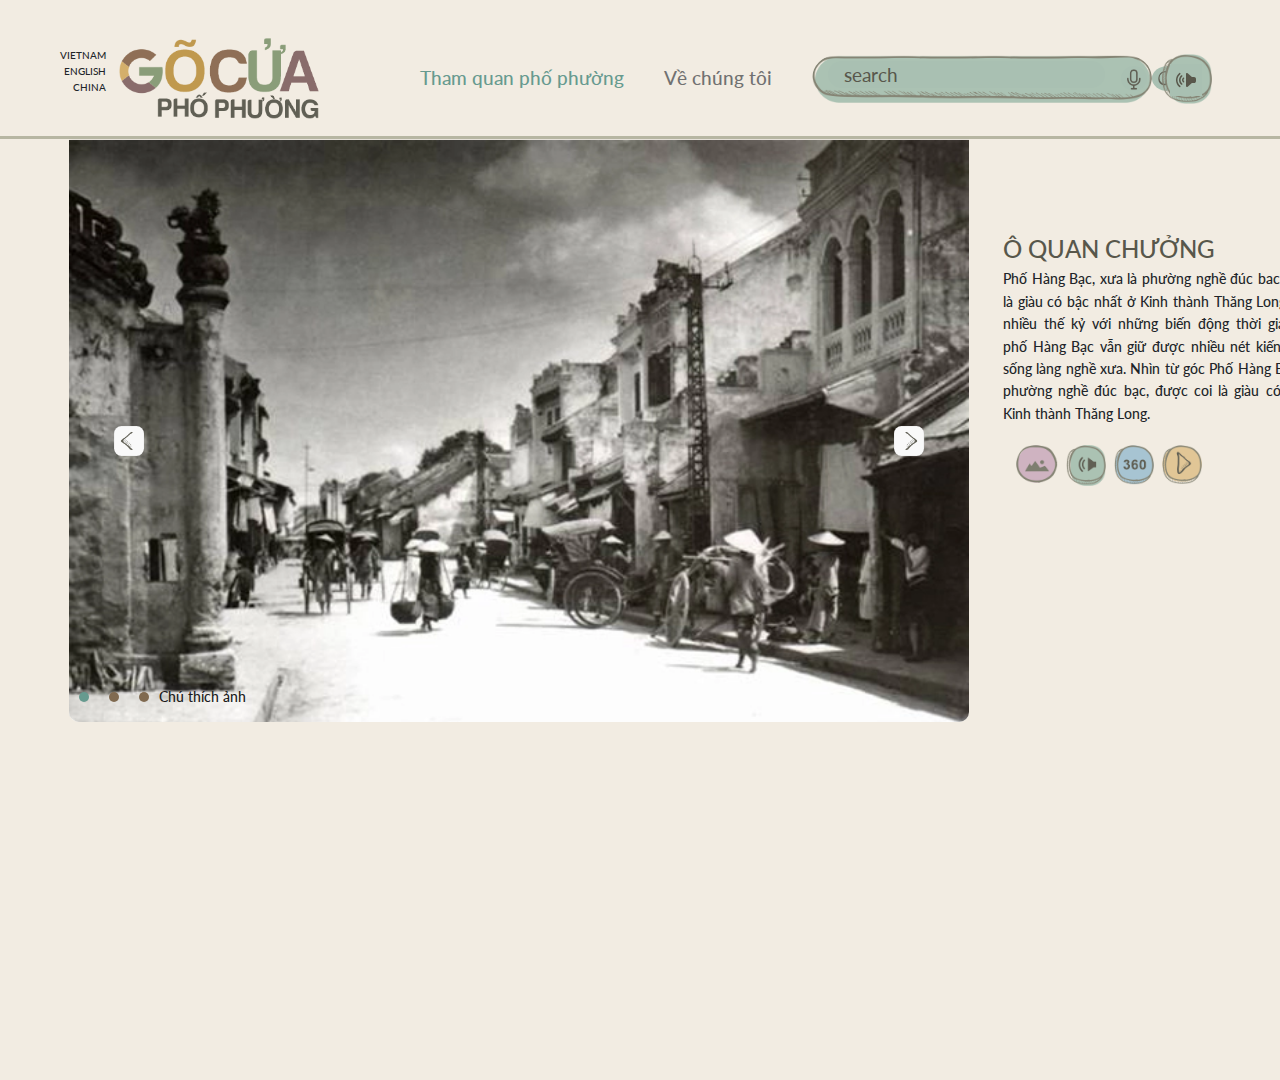
<file: infor-place.html>
<!DOCTYPE html>
<html lang="en">

<head>
  <title>Gõ Cửa Phố Phường</title>
  <meta charset="utf-8">
  <meta http-equiv="X-UA-Compatible" content="IE=edge">
  <meta name="viewport" content="width=device-width, initial-scale=1.0">
  <meta name="format-detection" content="telephone=no">
  <meta name="apple-mobile-web-app-capable" content="yes">
  <meta name="author" content="">
  <meta name="keywords" content="">
  <meta name="description" content="">
  <link rel="stylesheet" href="./css/map.css">
  <link rel="stylesheet" type="text/css" href="./css/bootstrap.min.css">
  <link rel="stylesheet" type="text/css" href="./style.css">
  <link rel="stylesheet" href="https://cdn.jsdelivr.net/npm/swiper@9/swiper-bundle.min.css" />
  <link rel="preconnect" href="https://fonts.googleapis.com">
  <link rel="preconnect" href="https://fonts.gstatic.com" crossorigin>
  <link href="https://fonts.googleapis.com/css2?family=Jost:wght@300;400;500&family=Lato:wght@300;400;700&display=swap" rel="stylesheet">
  <link rel="stylesheet" href="./css/main.css">
  <link rel="stylesheet" href="./css/slick.css">
  <link rel="stylesheet" href="./css/infor-place.css">
  <link rel="stylesheet" href="./fonts/themify-icons/themify-icons.css">
  <link rel="stylesheet" href="./fonts/fontawesome-free-6.4.0-web/fontawesome-free-6.4.0-web/css/all.css">
  
 
    <!-- script
  ================================================== -->
  <script src="js/modernizr.js"></script>
</head>

<body data-bs-spy="scroll" data-bs-target="#navbar" data-bs-root-margin="0px 0px -40%" data-bs-smooth-scroll="true"
  tabindex="0" style="background-color: #f2ece2 !important">

  <header id="header" class="site-header header-scrolled position-fixed text-black bg-light"  style="top: 25px;">
    <nav id="header-nav" class="navbar navbar-expand-lg px-3 " >
      <div class="container-fluid">
        <ul class="navbar-translate">
          <a href=""><li class="nav-item">VIETNAM</li></a>
          <a href=""><li class="nav-item">ENGLISH</li></a>
          <a href=""><li class="nav-item">CHINA</li></a>
        </ul>
        <a class="navbar-brand" href="index.html">
          <img src="./images/01.png" class="logo" style="width: 200px; margin-left: -35px;">
        </a>
        <button class="navbar-toggler fas fa-bars d-flex d-lg-none order-3 p-2 " type="button" data-bs-toggle="offcanvas" data-bs-target="#bdNavbar" aria-controls="bdNavbar" aria-expanded="false" aria-label="Toggle navigation">
          <!-- <svg class="navbar-icon fas fa-bars"> -->
            <use xlink:href="#navbar-icon"></use>
          
        </button>
        <div class="offcanvas offcanvas-end" tabindex="-1" id="bdNavbar" aria-labelledby="bdNavbarOffcanvasLabel">
          <div class="offcanvas-header px-4 pb-0">
            <a class="navbar-brand" href="index.html">
              <img src="./images/01.png" class="logo">
            </a>
            <button type="button" class="btn-close btn-close-black" data-bs-dismiss="offcanvas" aria-label="Close" data-bs-target="#bdNavbar"></button>
          </div>
          <div class="offcanvas-body">
            <ul id="navbar" class="navbar-nav  justify-content-end align-items-center flex-grow-1 ">
              <li class="nav-item">
                <a class="nav-link me-4 active" href="./search-infor-city.html">Tham quan phố phường</a>
              </li>
              <li class="nav-item">
                <a class="nav-link me-4" href="#company-services">Về chúng tôi</a>
              </li>
              <div class="header-with-search">
                <label for="mobile-search-checkbox" class="header__mobile-search">
                  <i class="header__mobile-search-icon fas fa-search" style="color: #b7b7b7;"></i>
              </label>
              <!-- <div class="header__logo hide-on-tablet">
                  <a href="./index.html" class="header__logo-link">
                       <img class="header__logo-img" src="./assest/img/logo.png">
                       
                  </a>                 
              </div> -->
              <input type="checkbox" hidden="" id="mobile-search-checkbox" class="header__search-checkbox">
              <div class="header__search" style="background-image: url(./images/03.png);">
                  <div class=" header__search-input-wrap">
                      <!-- <input type="text" id="search-input" class=" header__search-input" placeholder="Search"> -->
                      <!-- Search history -->
                      <!-- <div class="header__search-history">
                          <h3 class="header__search-history-heading">Lịch sử tìm kiếm</h3>
                          <ul class="header__search-history-list">
                              <li class="header__search-history-item">
                                  <a href="">Phố Mã Mây</a>
                              </li>
                              <li class="header__search-history-item">
                                  <a href="">Phố Hàng Mã</a>
                              </li>
                              <li class="header__search-history-item">
                                  <a href="">Phố Hàng Bè</a>
                              </li>
                          </ul>
                      </div> -->
                      
                        <form autocomplete="off" class=" header__search-input">
                          <div>
                            <input type="text" id="input" class=" header__search-input" placeholder="search" style="background-color: #a9c0b2;">
                          </div>
                          <ul class="list">
          
                          </ul>
                        </form>
                  </div>
                  <button id="voice-search-button" onclick="startSpeechRecognition()" class="header__search-btn">
                    <!-- <i class="header__search-btn-icon fa-solid fa-microphone" style="color: #58574b;"></i> -->
                    <img class="header__search-btn-icon" src="./images/04.png" alt="" style="color: #58574b;">
                </button>
                
                  <button class="header__search-btn">
                      <!-- <i class="header__search-btn-icon fas fa-search" ></i> -->
                      <img src="./images/05.png" alt="" class="header__search-btn-icon" style="color: #58574b; width: 20px;">
                  </button>
              </div>
              <li class="nav-item" style="background-image: url(./images/06.png); background-repeat: round; width: 50px; height: 50px; margin-left: 10px;" >
                <div class="user-items pl-8">
                  <ul class="d-flex justify-content-end list-unstyled">
                    
                    <!-- <li class="nav-item__bt fa-solid fa-volume-high"> -->
                      <a href="#" class="volume-button" >
                        <audio id="background-music" loop autoplay>
                          <source src="./music/EmXinh-MONOOnionn-12581640.mp3" type="audio/mp3">
                          Your browser does not support the audio element.
                      </audio>
              
                      <button id="toggle-icon" class="nav-item__bt fa-solid fa-volume-high"></button>
                      </a>
                    <!-- </li> -->
                  </ul>
                </div>
              </li>
            </div></ul>
          </div>
        </div>
      </div>
    </nav>
  </header>
    <div class="row">
        <div class="col-xl-8 col-lg-col-xl-8 col-md-col-xl-8 col-col-xl-8" style="padding:0px; position: relative; left: -6%; ">
            <!-- Slideshow banner  -->
            <div class="slider">
                <div class="list">
                    <div class="item">
                        <img src="./images/banner-map-1.webp" alt="" class="infor__product" >
                    </div>
                    <div class="item">
                        <img src="./images/banner-map-2.jpg" alt="" class="infor__product" >
                    </div>
                    <div class="item">
                        <img src="./images/banner-map-3.jpg" alt="" class="infor__product" >
                    </div>
                </div>
                <div class="buttons">
                      <button id="prev" style="background-image: url(./images/51.png); background-repeat: round;"></button>
                      <button id="next" style="background-image: url(./images/52.png); background-repeat: round;" ></button>
                </div>
                <ul class="dots">
                    <li class="active"></li>
                    <li></li>
                    <li></li>
                    <div class="note">
                      Chú thích ảnh
                    </div>
                </ul>
            </div>
        </div>
        <div class="col-xl-4 col-lg-4 col-md-4 col-4" style="margin-top: 200px; padding: 30px; position: relative; right: 16%; width: 400px;">
          <div class="title-place" style="font-size: 24px; font-weight: 500; color: #58574b;">
            Ô QUAN CHƯỞNG
          </div>
          <div class="content-place" style="text-align: justify;">
            Phố Hàng Bạc, xưa là phường nghề đúc bac, được coi là giàu có bậc nhất ở Kinh thành Thăng Long. Trải 
            qua nhiều thế kỷ với những biến động thời gian, nhưng phố Hàng Bạc vẫn giữ được nhiều nét kiến trúc, nếp 
            sống làng nghề xưa. Nhìn từ góc Phố Hàng Bạc, xưa là phường nghề đúc bạc, được coi là giàu có bậc nhất Kinh thành Thăng Long.
          </div>
          <div class="btn-place">
            <ul class="nav" style="padding: 20px 5px;">
              <li class="nav-item">
                <div class="user-items pl-8">
                  <ul class="d-flex justify-content-end list-unstyled">
                    <!-- <li class="nav-item__bt fa-solid fa-volume-high"> -->
                      <img src="./images/27.png" width="42px" alt="">
                      <!-- <button id="toggle-icon" class="nav-item__bt fas fa-cloud" style="background-color: #ceb1c0; box-shadow: 0px 2px #ceb1c0;"></button> -->
                    <!-- </li> -->
                  </ul>
                </div>
              </li>
              <li class="nav-item">
                <div class="user-items pl-8">
                  <ul class="d-flex justify-content-end list-unstyled">
                    <!-- <li class="nav-item__bt fa-solid fa-volume-high"> -->
                      <a href="#" class="volume-button">
                        <audio id="background-music" loop autoplay>
                          <source src="" type="audio/mp3">
                          Your browser does not support the audio element.
                      </audio>
                      <img src="./images/26.png" width="40px" alt="" id="toggle-icon">
                      <!-- <button id="toggle-icon" class="nav-item__bt fa-solid fa-volume-high"></button> -->
                      </a>
                    <!-- </li> -->
                  </ul>
                </div>
              </li>
              
              <li class="nav-item">
                <div class="user-items pl-8">
                  <ul class="d-flex justify-content-end list-unstyled">
                    <!-- <li class="nav-item__bt fa-solid fa-volume-high"> -->
                      <img src="./images/28.png" width="40px" alt="" class="nav__item-btn--play" onclick="enableAutoplay()">
                      <!-- <button id="toggle-icon" class="nav__item-btn--play nav-item__bt " style="background-color: #a5c3d2; box-shadow: 0px 2px #a5c3d2; padding: 4px 4px;">360</button> -->
                    <!-- </li> -->
                  </ul>
                </div>
              </li>
              <li class="nav-item">
                <div class="user-items pl-8">
                  <ul class="d-flex justify-content-end list-unstyled">
                    <!-- <li class="nav-item__bt fa-solid fa-volume-high"> -->
                      <img src="./images/29.png" width="40px" alt="" class="nav__item-btn--play" onclick="enableAutoplay()">
                      <!-- <button id="toggle-icon" class="nav__item-btn--play nav-item__bt  fas fa-play" style="background-color: #e2c693; box-shadow: 0px 2px #e2c693; padding: 8px 10px;"></button> -->
                    <!-- </li> -->
                  </ul>
                </div>
              </li>



            </ul>
          </div>
          
        </div>
    </div>
  <!-- Modal -->
    <div class="popupvideo">
      <div class="popupvideo__inner">
        <div class="popupvideo__inner-iframe">
          <video id="myVideo" width="100%" height="100%" style="position: absolute;" controls="controls" >
            <source src="./video/video_test.mp4" type="video/mp4">
          </video>
          <!-- <iframe width="100%" height="100%" style="position: absolute;" src="./video/video_test.mp4" title="YouTube video player" frameborder="0"  allowfullscreen></iframe> -->
          <div class="popupvideo__inner-close" onclick="disableAutoplay()">
            <i class="fas fa-times"></i> 
          </div>
        </div>
      </div>
    </div>    
<!-- popupvideo -->
<script>
  // Modal video
function handleModalVideo(){
    let videos = document.querySelectorAll('.nav__item-btn--play');
    let modalVideo = document.querySelector('.popupvideo');
    let iframeModalVideo = document.querySelector('.popupvideo__inner-iframe');
    let btnClose = document.querySelector('.popupvideo .popupvideo__inner .popupvideo__inner-iframe .popupvideo__inner-close');

    videos.forEach(function (video) {
        video.addEventListener('click', function(){
            // show modal
            modalVideo.classList.add('active');
            // Get Data ID
            // let dataID = video.getAttribute('data-video-src');
            // console.log(dataID)
            // Set ID iframe
            // iframeModalVideo.setAttribute('src','');
            enableAutoplay();
        })
    });

   

let vid = document.getElementById("myVideo");
//  vid.autoplay = true;
function enableAutoplay() { 
  vid.autoplay = true;
  vid.load();
}

function disableAutoplay() { 
  vid.autoplay = false;
  vid.load();
} 



    function closeModal(){
        // Hide modal
        modalVideo.classList.remove('active');

        // Empty Src Iframe
        iframeModalVideo.setAttribute("src","");
    }
    btnClose.addEventListener('click', function(){
        closeModal();
        
    })
    modalVideo.addEventListener('click', function(){
        closeModal();
        disableAutoplay();
    });
}
handleModalVideo();
</script>


  <!-- Slideshow Banner -->
  <!-- <script type="text/javascript">
    var counter = 1;
    setInterval(function () {
      document.getElementById('radio' + counter).checked = true;
      counter++;
      if (counter > 3) {
        counter = 1;
      }
    }, 3000); 
  </script> -->
  <!-- End Slideshow Banner -->

  <!-- lETTER -->
  <script>
    document.addEventListener("DOMContentLoaded", function() {
    const letters = document.querySelectorAll('.letter');

    function getRandomColor() {
        const lettersColors = ['#3498db', '#e74c3c', '#2ecc71', '#f39c12', '#9b59b6', '#1abc9c'];
        const randomIndex = Math.floor(Math.random() * lettersColors.length);
        return lettersColors[randomIndex];
    }

    function playSound(note) {
        const audio = new Audio(`./music/note${note}.mp3`);
        audio.play();
    }

    letters.forEach((letter, index) => {
        // Màu ngẫu nhiên khi tải trang
        letter.style.backgroundColor = getRandomColor();
        // Màu ngẫu nhiên khi cuộn chuột
        window.addEventListener('scroll', function() {
            const color = getRandomColor();
            letter.style.backgroundColor = color;
        });
        // Màu ngẫu nhiên khi di chuột vào chữ cái
        letter.addEventListener('mouseenter', function() {
            const color = getRandomColor();
            letter.style.backgroundColor = color;

            // Phát âm thanh tương ứng với chữ cái
            playSound(index + 1); // Thay đổi 1 thành số tương ứng với chữ cái nếu cần
        });

        // Khôi phục màu khi di chuột ra khỏi chữ cái
        letter.addEventListener('mouseleave', function() {
            const color = getRandomColor();
            letter.style.backgroundColor = color;
        });
    });
});



</script>
<!-- // script music -->
<script>
document.addEventListener("DOMContentLoaded", function() {
    var music = document.getElementById("background-music");
    var iconButton = document.getElementById("toggle-icon");

    iconButton.addEventListener("click", function() {
        if (music.paused) {
            music.play();
            icon.classList.toggle("fa-volume-mute");
        } else {
            music.pause();
            icon.classList.toggle("fa-volume-up");     
        }
        var icon = iconButton.querySelector("i");
    });
});

  </script>

  <!-- search -->
<script>
  let citys = [
    "Phố Hàng Bạc ",
    "Phố Hàng Mây",
    "Phố Hàng Bông",
    "Phố Hàng Bè",
    "Phố Hàng Giấy",
    "Phố Đồng Lạc",
    "Phố Lãn Ông",
    "Phố Nguyễn Du",
    "Phố Hàng Đường",
    "Phố Hàng Mành",
    "Phố Hàng Hòm",
    "Phố Hàng Gà",
    "Phố Hàng Đồng",
    "Phố Hàng Bồ"

  ];
  // Sort citys in ascending order
  let sortedCitys = citys.sort();

  // reference to
  let input = document.getElementById("input");

  // Excute function on keyup
  input.addEventListener("keyup",(e) =>{
    // loop through above array
    // Initially remove al elements ( so if user erases a letter or adds new letter then clean previous output)
    removeElements();
    for (let i of sortedCitys) {
      // convert input to lowercase and compare with each string
      
      if(i.toLowerCase().startsWith(input.value.toLowerCase()) &&
      input.value != ""
      ){
        // create li element
        let listItem = document.createElement("li");
        // One common class name
        listItem.classList.add("list-items");
        listItem.style.cursor = "pointer";
        listItem.setAttribute("onclick", "displayCitys('" + i + "')");
        // Display matched part in bold
        let word = "<b>" + i.substr(0, input.value.length) + "</b>";
        word += i.substr(input.value.length);
        // display the value in array 
        listItem.innerHTML = word;
        document.querySelector(".list").appendChild(listItem);
        
      }
    }
  })
  function displayCitys(value){
    input.value = value;
    removeElements();
  }
  function removeElements(){
    // clear all the item
    let items = document.querySelectorAll(".list-items");
    items.forEach((item) => {
      item.remove();
    });
  }
  

</script>

  <!-- script voice search -->
<script>
  document.addEventListener("DOMContentLoaded", function() {
    const searchInput = document.getElementById("search-input");
    const voiceSearchButton = document.getElementById("voice-search-button");

    function startSpeechRecognition() {
        const recognition = new webkitSpeechRecognition(); // Sử dụng webkitSpeechRecognition cho trình duyệt Chrome
        recognition.lang = "vi-VN";

        recognition.onresult = function(event) {
            const result = event.results[0][0].transcript;
            searchInput.value = result;
        };

        recognition.start();
    }

    window.startSpeechRecognition = startSpeechRecognition;
});

</script>
  <!-- END LETTER -->

  <script src="js/jquery-1.11.0.min.js"></script>
  <script src="https://cdn.jsdelivr.net/npm/swiper/swiper-bundle.min.js"></script>
  <script src="https://cdn.jsdelivr.net/npm/bootstrap@5.3.2/dist/js/bootstrap.min.js"
    integrity="sha384-BBtl+eGJRgqQAUMxJ7pMwbEyER4l1g+O15P+16Ep7Q9Q+zqX6gSbd85u4mG4QzX+"
    crossorigin="anonymous"></script>
  <script type="text/javascript" src="js/bootstrap.bundle.min.js"></script>
  <script type="text/javascript" src="js/plugins.js"></script>
  <script type="text/javascript" src="js/script.js"></script>
  <script src="./js/main.js"></script>
</body>

</html>
</file>
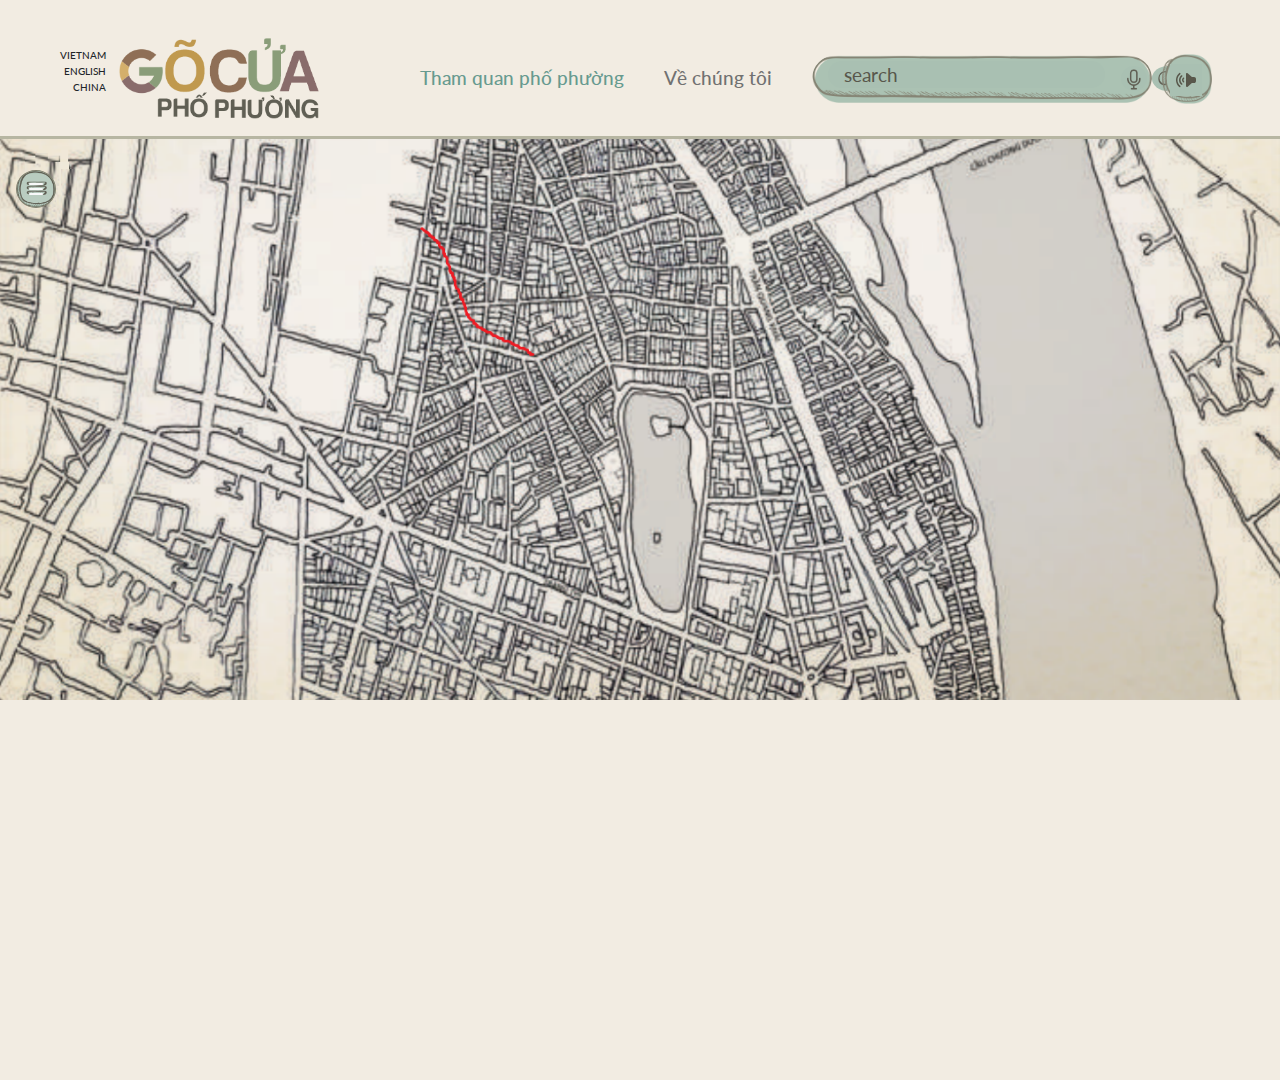
<file: map.html>
<!DOCTYPE html>
<html lang="en">

<head>
  <title>Gõ Cửa Phố Phường</title>
  <meta charset="utf-8">
  <meta http-equiv="X-UA-Compatible" content="IE=edge">
  <meta name="viewport" content="width=device-width, initial-scale=1.0">
  <meta name="format-detection" content="telephone=no">
  <meta name="apple-mobile-web-app-capable" content="yes">
  <meta name="author" content="">
  <meta name="keywords" content="">
  <meta name="description" content="">

  <link rel="stylesheet" type="text/css" href="./css/bootstrap.min.css">
  <link rel="stylesheet" type="text/css" href="./style.css">
  <link rel="stylesheet" href="https://cdn.jsdelivr.net/npm/swiper@9/swiper-bundle.min.css" />
  <link rel="preconnect" href="https://fonts.googleapis.com">
  <link rel="preconnect" href="https://fonts.gstatic.com" crossorigin>
  <link href="https://fonts.googleapis.com/css2?family=Jost:wght@300;400;500&family=Lato:wght@300;400;700&display=swap" rel="stylesheet">
  <link rel="stylesheet" href="./css/main.css">
  <link rel="stylesheet" href="./css/map.css">
  <link rel="stylesheet" href="./css/responsive.css">
  <link rel="stylesheet" href="./fonts/themify-icons/themify-icons.css">
  <link rel="stylesheet" href="./fonts/fontawesome-free-6.4.0-web/fontawesome-free-6.4.0-web/css/all.css">
 
    <!-- script
  ================================================== -->
  <script src="js/modernizr.js"></script>
</head>

<body data-bs-spy="scroll" data-bs-target="#navbar" data-bs-root-margin="0px 0px -40%" data-bs-smooth-scroll="true"
  tabindex="0">

  <header id="header" class="site-header header-scrolled position-fixed text-black bg-light"  style="top: 25px;">
    <nav id="header-nav" class="navbar navbar-expand-lg px-3 " >
      <div class="container-fluid">
        <ul class="navbar-translate">
          <a href=""><li class="nav-item">VIETNAM</li></a>
          <a href=""><li class="nav-item">ENGLISH</li></a>
          <a href=""><li class="nav-item">CHINA</li></a>
        </ul>
        <a class="navbar-brand" href="index.html">
          <img src="./images/01.png" class="logo" style="width: 200px; margin-left: -35px;">
        </a>
        <button class="navbar-toggler fas fa-bars d-flex d-lg-none order-3 p-2 " type="button" data-bs-toggle="offcanvas" data-bs-target="#bdNavbar" aria-controls="bdNavbar" aria-expanded="false" aria-label="Toggle navigation">
          <!-- <svg class="navbar-icon fas fa-bars"> -->
            <use xlink:href="#navbar-icon"></use>
          
        </button>
        <div class="offcanvas offcanvas-end" tabindex="-1" id="bdNavbar" aria-labelledby="bdNavbarOffcanvasLabel">
          <div class="offcanvas-header px-4 pb-0">
            <a class="navbar-brand" href="index.html">
              <img src="./images/01.png" class="logo">
            </a>
            <button type="button" class="btn-close btn-close-black" data-bs-dismiss="offcanvas" aria-label="Close" data-bs-target="#bdNavbar"></button>
          </div>
          <div class="offcanvas-body">
            <ul id="navbar" class="navbar-nav  justify-content-end align-items-center flex-grow-1 ">
              <li class="nav-item">
                <a class="nav-link me-4 active" href="./search-infor-city.html">Tham quan phố phường</a>
              </li>
              <li class="nav-item">
                <a class="nav-link me-4" href="#company-services">Về chúng tôi</a>
              </li>
              <div class="header-with-search">
                <label for="mobile-search-checkbox" class="header__mobile-search">
                  <i class="header__mobile-search-icon fas fa-search" style="color: #b7b7b7;"></i>
              </label>
              <!-- <div class="header__logo hide-on-tablet">
                  <a href="./index.html" class="header__logo-link">
                       <img class="header__logo-img" src="./assest/img/logo.png">
                       
                  </a>                 
              </div> -->
              <input type="checkbox" hidden="" id="mobile-search-checkbox" class="header__search-checkbox">
              <div class="header__search" style="background-image: url(./images/03.png);">
                  <div class=" header__search-input-wrap">
                      <!-- <input type="text" id="search-input" class=" header__search-input" placeholder="Search"> -->
                      <!-- Search history -->
                      <!-- <div class="header__search-history">
                          <h3 class="header__search-history-heading">Lịch sử tìm kiếm</h3>
                          <ul class="header__search-history-list">
                              <li class="header__search-history-item">
                                  <a href="">Phố Mã Mây</a>
                              </li>
                              <li class="header__search-history-item">
                                  <a href="">Phố Hàng Mã</a>
                              </li>
                              <li class="header__search-history-item">
                                  <a href="">Phố Hàng Bè</a>
                              </li>
                          </ul>
                      </div> -->
                      
                        <form autocomplete="off" class=" header__search-input">
                          <div>
                            <input type="text" id="input" class=" header__search-input" placeholder="search" style="background-color: #a9c0b2;">
                          </div>
                          <ul class="list">
          
                          </ul>
                        </form>
                  </div>
                  <button id="voice-search-button" onclick="startSpeechRecognition()" class="header__search-btn">
                    <!-- <i class="header__search-btn-icon fa-solid fa-microphone" style="color: #58574b;"></i> -->
                    <img class="header__search-btn-icon" src="./images/04.png" alt="" style="color: #58574b;">
                </button>
                
                  <button class="header__search-btn">
                      <!-- <i class="header__search-btn-icon fas fa-search" ></i> -->
                      <img src="./images/05.png" alt="" class="header__search-btn-icon" style="color: #58574b; width: 20px;">
                  </button>
              </div>
              <li class="nav-item" style="background-image: url(./images/06.png); background-repeat: round; width: 50px; height: 50px; margin-left: 10px;" >
                <div class="user-items pl-8">
                  <ul class="d-flex justify-content-end list-unstyled">
                    
                    <!-- <li class="nav-item__bt fa-solid fa-volume-high"> -->
                      <a href="#" class="volume-button" >
                        <audio id="background-music" loop autoplay>
                          <source src="./music/EmXinh-MONOOnionn-12581640.mp3" type="audio/mp3">
                          Your browser does not support the audio element.
                      </audio>
              
                      <button id="toggle-icon" class="nav-item__bt fa-solid fa-volume-high"></button>
                      </a>
                    <!-- </li> -->
                  </ul>
                </div>
              </li>
            </div></ul>
          </div>
        </div>
      </div>
    </nav>
  </header>

  <div class="col-xl-12 col-lg-12 col-md-12 col-12" style="padding:0px; position: fixed; top: -10px;">
    <!-- Slideshow banner  -->
    <div class="slider">
      <div class="slides">
        <!-- radio buttons start -->
        <input type="radio" name="radio-btn" id="radio1">
        <input type="radio" name="radio-btn" id="radio2">
        <input type="radio" name="radio-btn" id="radio3">
        <!-- radio buttons end -->
        <!-- slide image start -->
        <div class="slide first">
          <img onclick="closebtn()" src="./images/map_real.png" alt="Gõ Cửa Phố Phường">
        </div>

        
      </div>
      <!-- Maker Start -->
      <div class="maker maker__map" id="marker">
        <div class="box updown-animation" style="top: 210px; left: 500px; position: absolute;">
          <!-- <div class="wrapper">
            <div class="flag">
              <p style=" margin-bottom: 0; color: #58574b; font-weight: 500;">Phố Mã Mây</p>
            </div>
          </div> -->
          <img src="./images/02.png"  width="120px">
        </div>
        
        <div class="box updown-animation" style="top: 340px; left: 750px; position: absolute;">
          <!-- <div class="wrapper">
            <div class="flag">
              <p style=" margin-bottom: 0; color: #58574b; font-weight: 500;">Phố Mã Mây</p>
            </div>
          </div> -->
          <img src="./images/02.png"  width="120px">
        </div>
      </div>

      <div class="menu">
        <a class=" btn btn-primary btn-menu" data-bs-toggle="offcanvas" href="#offcanvasExample" role="button" aria-controls="offcanvasExample" style="background-image: url(./images/22.png);">
            <i class="fas fa-bars"></i>
          </a>
          <div class="offcanvas offcanvas-start offcanvas-m152 offcanvas-menu" style="opacity: 0.95; width: 358px;  margin-top: 150px; padding: 4px; background-image: url(./images/24.png); background-repeat: round;" tabindex="-1" id="offcanvasExample" aria-labelledby="offcanvasExampleLabel">
            <div class="offcanvas-header" >
              <!-- <h5 class="offcanvas-title" id="offcanvasExampleLabel">Offcanvas</h5> -->
              <a class=" btn btn-primary btn-menu" data-bs-toggle="offcanvas" href="#offcanvasExample" role="button" aria-controls="offcanvasExample">
                <i class="fas fa-bars"></i>
              </a>
              
              <div class="header__search-menu">
                <div class=" header__search-input-wrap">
                    <input type="text" id="search-input" class=" header__search-input--menu" placeholder="Quick search">
                    <!-- Search history -->
                    <div class="header__search-history">
                        <h3 class="header__search-history-heading">Lịch sử tìm kiếm</h3>
                        <ul class="header__search-history-list">
                            <li class="header__search-history-item">
                                <a href="">Phố Mã Mây</a>
                            </li>
                            <li class="header__search-history-item">
                                <a href="">Phố Hàng Mã</a>
                            </li>
                            <li class="header__search-history-item">
                                <a href="">Phố Hàng Bè</a>
                            </li>
                        </ul>
                    </div>
                    
                </div>
                <button class="header__search-btn--menu">
                    <img class="header__search-btn-icon" src="./images/05.png" alt="" style="color: #58574b; width: 20px;">

                </button>
            </div>
              <!-- <button type="button" class="btn-close text-reset" data-bs-dismiss="offcanvas" aria-label="Close"></button> -->
            </div>
            <div class="offcanvas-body" style="padding: 0;" >
              <div style="display: flex;">
                <ul class="list-place">
                  <li id="myButton" onclick="clickbtn()" type="button" data-bs-toggle="offcanvas" data-bs-target="#offcanvasRight">Phố <span>Mã Mây</span>
                    
                  </li>
                  <li  type="button" data-bs-toggle="offcanvas" data-bs-target="#offcanvasRight">Phố <span>Hàng Mã</span>
                    
                  </li>
                  <li type="button" data-bs-toggle="offcanvas" data-bs-target="#offcanvasRight">Phố <span>Hàng Mắm</span> </li>
                  <li type="button" data-bs-toggle="offcanvas" data-bs-target="#offcanvasRight">Phố <span>Hàng Bè</span> </li>
                  <li type="button" data-bs-toggle="offcanvas" data-bs-target="#offcanvasRight">Phố <span>Hàng Bồ</span> </li>
                  <li type="button" data-bs-toggle="offcanvas" data-bs-target="#offcanvasRight">Phố <span>Hàng Giấy</span> </li>
                  <li type="button" data-bs-toggle="offcanvas" data-bs-target="#offcanvasRight">Phố <span>Đồng Lạc</span> </li>
                  <li type="button" data-bs-toggle="offcanvas" data-bs-target="#offcanvasRight">Phố <span>Hàng Đào</span> </li>
                  <li type="button" data-bs-toggle="offcanvas" data-bs-target="#offcanvasRight">Phố <span>Hàng Chiếu</span> </li>
                  <li type="button" data-bs-toggle="offcanvas" data-bs-target="#offcanvasRight">Phố <span>Lãn Ông</span> </li>
                  <li type="button" data-bs-toggle="offcanvas" data-bs-target="#offcanvasRight">Phố <span>Nguyễn Du</span> </li>
                  <li type="button" data-bs-toggle="offcanvas" data-bs-target="#offcanvasRight">Phố <span>Hàng Đường</span> </li>
                  <li type="button" data-bs-toggle="offcanvas" data-bs-target="#offcanvasRight">Phố <span>Hàng Mành</span> </li>
                  <li type="button" data-bs-toggle="offcanvas" data-bs-target="#offcanvasRight">Phố <span>Hàng Hòm</span> </li>
                  <li type="button" data-bs-toggle="offcanvas" data-bs-target="#offcanvasRight">Phố <span> Hàng Gà</span></li>
                  <li type="button" data-bs-toggle="offcanvas" data-bs-target="#offcanvasRight">Phố <span>Hàng Đồng</span> </li>
                  <li type="button" data-bs-toggle="offcanvas" data-bs-target="#offcanvasRight">Phố <span>Mã Mây</span> </li>
                  
                </ul>
                
                <ul class="list-place">
                  <li type="button" data-bs-toggle="offcanvas" data-bs-target="#offcanvasRight">Phố <span>Hàng Nón</span> </li>
                  <li type="button" data-bs-toggle="offcanvas" data-bs-target="#offcanvasRight">Phố <span>Hàng Vai</span> </li>
                  <li type="button" data-bs-toggle="offcanvas" data-bs-target="#offcanvasRight">Phố <span>Hàng Lược</span> </li>
                  <li type="button" data-bs-toggle="offcanvas" data-bs-target="#offcanvasRight">Phố <span>Hàng Bông</span> </li>
                  <li type="button" data-bs-toggle="offcanvas" data-bs-target="#offcanvasRight">Phố <span>Lò Sũ</span> </li>
                  <li type="button" data-bs-toggle="offcanvas" data-bs-target="#offcanvasRight">Phố <span>Nguyễn Hữu Nhân</span> </li>
                  <li type="button" data-bs-toggle="offcanvas" data-bs-target="#offcanvasRight">Phố <span>Hàng Tre</span> </li>
                  <li type="button" data-bs-toggle="offcanvas" data-bs-target="#offcanvasRight">Phố <span>Hàng Vôi</span> </li>
                  <li type="button" data-bs-toggle="offcanvas" data-bs-target="#offcanvasRight">Phố <span>Nguyễn Du</span> </li>
                  <li type="button" data-bs-toggle="offcanvas" data-bs-target="#offcanvasRight">Phố <span>Hàng Đường</span> </li>
                  <li type="button" data-bs-toggle="offcanvas" data-bs-target="#offcanvasRight">Phố <span>Hàng Mành</span> </li>
                  <li type="button" data-bs-toggle="offcanvas" data-bs-target="#offcanvasRight">Phố <span>Hàng Hòm</span> </li>
                  <li type="button" data-bs-toggle="offcanvas" data-bs-target="#offcanvasRight">Phố <span>Hàng Gà</span> </li>
                  <li type="button" data-bs-toggle="offcanvas" data-bs-target="#offcanvasRight">Phố <span>Hàng Đồng</span> </li>
                  <li type="button" data-bs-toggle="offcanvas" data-bs-target="#offcanvasRight">Phố <span>Hàng Nón</span> </li>
                  <li type="button" data-bs-toggle="offcanvas" data-bs-target="#offcanvasRight">Phố <span>Nguyễn Du</span> </li>
                  <li type="button" data-bs-toggle="offcanvas" data-bs-target="#offcanvasRight">Phố <span>Hàng Đường</span> </li>
                </ul>
              </div>
              <!-- <div class="dropdown mt-3">
                <button class="btn btn-secondary dropdown-toggle" type="button" id="dropdownMenuButton" data-bs-toggle="dropdown">
                  Dropdown button
                </button>
                <ul class="dropdown-menu" aria-labelledby="dropdownMenuButton">
                  <li><a class="dropdown-item" href="#">Action</a></li>
                  <li><a class="dropdown-item" href="#">Another action</a></li>
                  <li><a class="dropdown-item" href="#">Something else here</a></li>
                </ul>
              </div> -->
            </div>

          </div>
      </div>
      
      <div class="offcanvas offcanvas-end offcanvas-m152 " tabindex="-1" id="offcanvasRight" aria-labelledby="offcanvasRightLabel" style="width:230px; height: 560px; background-image: url(./images/25.png); background-repeat: round;" >
        <div class="offcanvas-header" style="display: block; padding-top: 15px; padding-bottom: 0;">
          <img src="./images/Ag_city.jpeg" alt="" style="width: 100%; border-radius: 8px 8px 0 0; height: 180px; object-fit: cover;">
          <h3 id="offcanvasRightLabel" style="color: #679a8f; margin-top: 1rem; margin-left: 5px;">Hàng Bạc </h3>
          <!-- <button type="button" class="btn-close text-reset" data-bs-dismiss="offcanvas" aria-label="Close"></button> -->
        </div>
        <div class="offcanvas-body" style="margin: 5px;     flex-grow: inherit;">
          Phố Hàng Bạc, xưa là phường nghề đúc bạc, được coi là giàu có bậc nhất ở Kinh Thành Thăng Long. Trải qua nhiều thế kỷ với những biến động thời gian, nhưng phố Hàng Bạc vẫn giữ được nhiều nét kiến trúc, nếp sống làng nghề xưa.
          
        </div>
        <button class="btn-more_city" type="button"><a href="./infor-city.html">XEM CHI TIẾT <i class="fas fa-angle-double-right"></i></a></button>
      </div>
        
</div>
      </div>
    </div>
    <!-- End Slideshow banner -->
    

  </div>

  

<!-- Maker -->
<!-- <script>
  let maker = document.getElementsByClassName("maker");
  let place__makers = document.getElementsByClassName("place__maker");
  function showMaker(){
        maker.classList.add('active')
    }
    for(const place__maker of place__makers) {
        place__maker.addEventListener('click', showMaker);

    }
</script> -->

<script>
  // Lấy tham chiếu đến modal và nút
 
  // var span = document.getElementsByClassName("close")[0];

  // Khi người dùng nhấp vào nút, hiển thị modal
 function clickbtn() {
  var marker = document.getElementById("marker").style.display='block';
     
  }

  function closebtn() {
  var marker = document.getElementById("marker").style.display='none';
     
  }

  // Khi người dùng nhấp vào bất kỳ đâu bên ngoài modal, đóng modal
 
</script>


 
<!-- search -->
<script>
  let citys = [
    "Phố Hàng Bạc ",
    "Phố Hàng Mây",
    "Phố Hàng Bông",
    "Phố Hàng Bè",
    "Phố Hàng Giấy",
    "Phố Đồng Lạc",
    "Phố Lãn Ông",
    "Phố Nguyễn Du",
    "Phố Hàng Đường",
    "Phố Hàng Mành",
    "Phố Hàng Hòm",
    "Phố Hàng Gà",
    "Phố Hàng Đồng",
    "Phố Hàng Bồ"

  ];
  // Sort citys in ascending order
  let sortedCitys = citys.sort();

  // reference to
  let input = document.getElementById("input");

  // Excute function on keyup
  input.addEventListener("keyup",(e) =>{
    // loop through above array
    // Initially remove al elements ( so if user erases a letter or adds new letter then clean previous output)
    removeElements();
    for (let i of sortedCitys) {
      // convert input to lowercase and compare with each string
      
      if(i.toLowerCase().startsWith(input.value.toLowerCase()) &&
      input.value != ""
      ){
        // create li element
        let listItem = document.createElement("li");
        // One common class name
        listItem.classList.add("list-items");
        listItem.style.cursor = "pointer";
        listItem.setAttribute("onclick", "displayCitys('" + i + "')");
        // Display matched part in bold
        let word = "<b>" + i.substr(0, input.value.length) + "</b>";
        word += i.substr(input.value.length);
        // display the value in array 
        listItem.innerHTML = word;
        document.querySelector(".list").appendChild(listItem);
        
      }
    }
  })
  function displayCitys(value){
    input.value = value;
    removeElements();
  }
  function removeElements(){
    // clear all the item
    let items = document.querySelectorAll(".list-items");
    items.forEach((item) => {
      item.remove();
    });
  }
  

</script>
  
  <!-- lETTER -->
  <script>
    document.addEventListener("DOMContentLoaded", function() {
    const letters = document.querySelectorAll('.letter');

    function getRandomColor() {
        const lettersColors = ['#3498db', '#e74c3c', '#2ecc71', '#f39c12', '#9b59b6', '#1abc9c'];
        const randomIndex = Math.floor(Math.random() * lettersColors.length);
        return lettersColors[randomIndex];
    }

    function playSound(note) {
        const audio = new Audio(`./music/note${note}.mp3`);
        audio.play();
    }

    letters.forEach((letter, index) => {
        // Màu ngẫu nhiên khi tải trang
        letter.style.backgroundColor = getRandomColor();
        // Màu ngẫu nhiên khi cuộn chuột
        window.addEventListener('scroll', function() {
            const color = getRandomColor();
            letter.style.backgroundColor = color;
        });
        // Màu ngẫu nhiên khi di chuột vào chữ cái
        letter.addEventListener('mouseenter', function() {
            const color = getRandomColor();
            letter.style.backgroundColor = color;

            // Phát âm thanh tương ứng với chữ cái
            playSound(index + 1); // Thay đổi 1 thành số tương ứng với chữ cái nếu cần
        });

        // Khôi phục màu khi di chuột ra khỏi chữ cái
        letter.addEventListener('mouseleave', function() {
            const color = getRandomColor();
            letter.style.backgroundColor = color;
        });
    });
});



</script>
<!-- // script music -->
<script>
document.addEventListener("DOMContentLoaded", function() {
    var music = document.getElementById("background-music");
    var iconButton = document.getElementById("toggle-icon");

    iconButton.addEventListener("click", function() {
        if (music.paused) {
            music.play();
            icon.classList.toggle("fa-volume-mute");
        } else {
            music.pause();
            icon.classList.toggle("fa-volume-up");     
        }
        var icon = iconButton.querySelector("i");
    });
});

  </script>

  <!-- script voice search -->
<script>
  document.addEventListener("DOMContentLoaded", function() {
    const searchInput = document.getElementById("input");
    const voiceSearchButton = document.getElementById("voice-search-button");

    function startSpeechRecognition() {
        const recognition = new webkitSpeechRecognition(); // Sử dụng webkitSpeechRecognition cho trình duyệt Chrome
        recognition.lang = "vi-VN";

        recognition.onresult = function(event) {
            const result = event.results[0][0].transcript;
            searchInput.value = result;
        };

        recognition.start();
    }

    window.startSpeechRecognition = startSpeechRecognition;
});

</script>
  <!-- END LETTER -->

  <script src="js/jquery-1.11.0.min.js"></script>
  <script src="https://cdn.jsdelivr.net/npm/swiper/swiper-bundle.min.js"></script>
  <script src="https://cdn.jsdelivr.net/npm/bootstrap@5.3.2/dist/js/bootstrap.min.js"
    integrity="sha384-BBtl+eGJRgqQAUMxJ7pMwbEyER4l1g+O15P+16Ep7Q9Q+zqX6gSbd85u4mG4QzX+"
    crossorigin="anonymous"></script>
  <script type="text/javascript" src="js/bootstrap.bundle.min.js"></script>
  <script type="text/javascript" src="js/plugins.js"></script>
  <script type="text/javascript" src="js/script.js"></script>
  <!-- <script src="./js/main.js"></script> -->
</body>

</html>
</file>
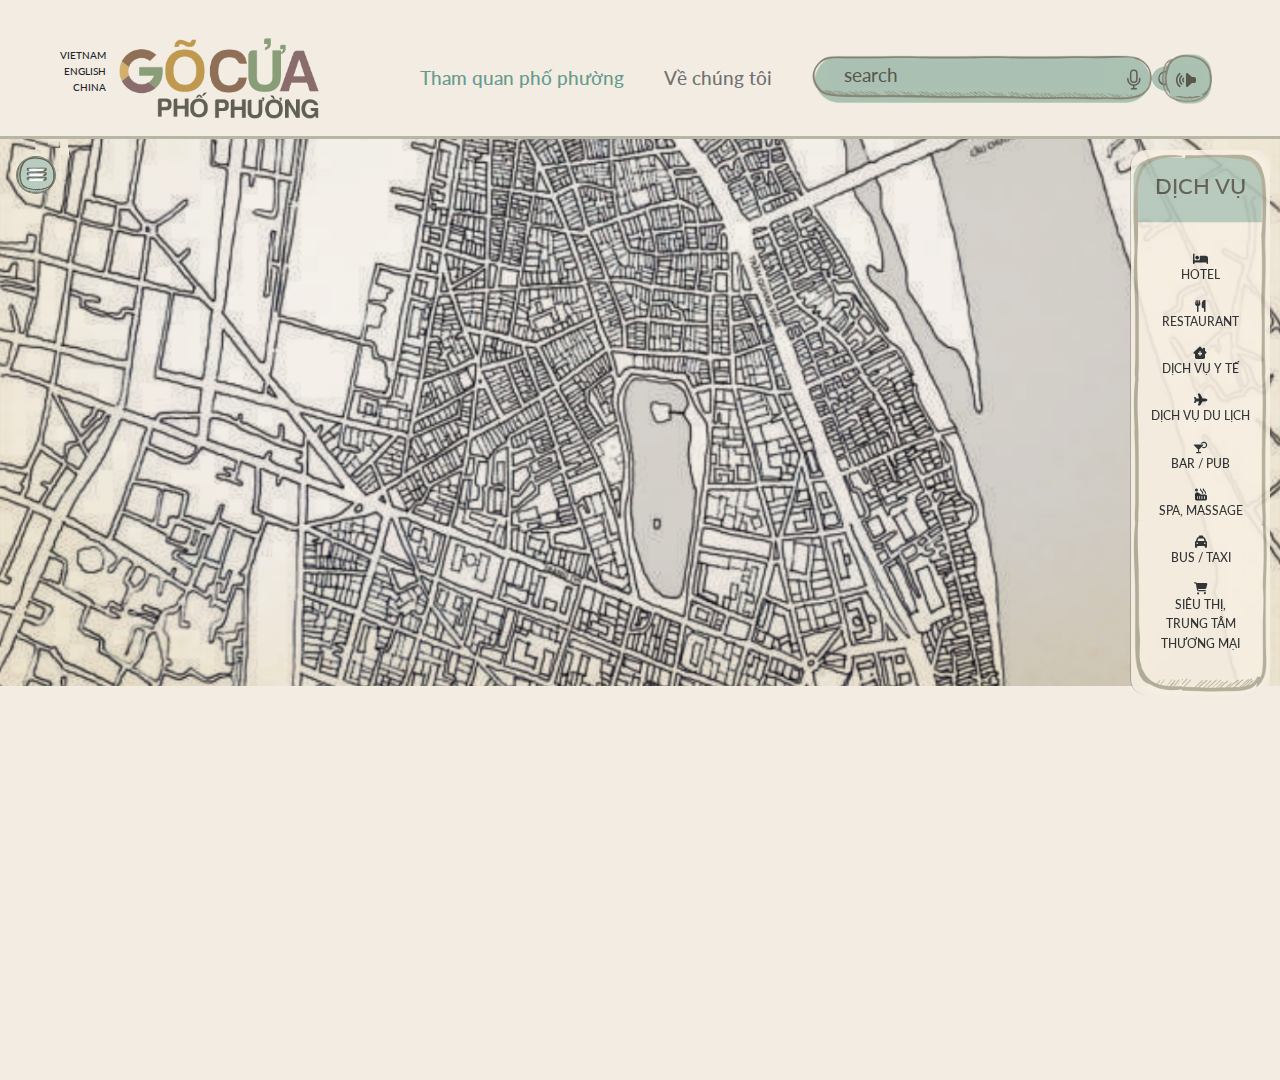
<file: search-infor-city.html>
<!DOCTYPE html>
<html lang="en">

<head>
  <title>Gõ Cửa Phố Phường</title>
  <meta charset="utf-8">
  <meta http-equiv="X-UA-Compatible" content="IE=edge">
  <meta name="viewport" content="width=device-width, initial-scale=1.0">
  <meta name="format-detection" content="telephone=no">
  <meta name="apple-mobile-web-app-capable" content="yes">
  <meta name="author" content="">
  <meta name="keywords" content="">
  <meta name="description" content="">
  <link rel="stylesheet" href="./css/map.css">
  <link rel="stylesheet" type="text/css" href="./css/bootstrap.min.css">
  <link rel="stylesheet" type="text/css" href="./style.css">
  <link rel="stylesheet" href="https://cdn.jsdelivr.net/npm/swiper@9/swiper-bundle.min.css" />
  <link rel="preconnect" href="https://fonts.googleapis.com">
  <link rel="preconnect" href="https://fonts.gstatic.com" crossorigin>
  <link href="https://fonts.googleapis.com/css2?family=Jost:wght@300;400;500&family=Lato:wght@300;400;700&display=swap" rel="stylesheet">
  <link rel="stylesheet" href="./css/main.css">
  <link rel="stylesheet" href="./css/search-infor-city.css">
  <link rel="stylesheet" href="./fonts/themify-icons/themify-icons.css">
  <link rel="stylesheet" href="./fonts/fontawesome-free-6.4.0-web/fontawesome-free-6.4.0-web/css/all.css">
 
    <!-- script
  ================================================== -->
  <script src="js/modernizr.js"></script>

</head>

<body data-bs-spy="scroll" data-bs-target="#navbar" data-bs-root-margin="0px 0px -40%" data-bs-smooth-scroll="true"
  tabindex="0">

  <header id="header" class="site-header header-scrolled position-fixed text-black bg-light"  style="padding-top: 25px;">
    <nav id="header-nav" class="navbar navbar-expand-lg px-3 " >
      <div class="container-fluid">
        <ul class="navbar-translate">
          <a href=""><li class="nav-item">VIETNAM</li></a>
          <a href=""><li class="nav-item">ENGLISH</li></a>
          <a href=""><li class="nav-item">CHINA</li></a>
        </ul>
        <a class="navbar-brand" href="index.html">
          <img src="./images/01.png" class="logo" style="width: 200px; margin-left: -35px;">
        </a>
        <button class="navbar-toggler fas fa-bars d-flex d-lg-none order-3 p-2 " type="button" data-bs-toggle="offcanvas" data-bs-target="#bdNavbar" aria-controls="bdNavbar" aria-expanded="false" aria-label="Toggle navigation">
          <!-- <svg class="navbar-icon fas fa-bars"> -->
            <use xlink:href="#navbar-icon"></use>
          
        </button>
        <div class="offcanvas offcanvas-end" tabindex="-1" id="bdNavbar" aria-labelledby="bdNavbarOffcanvasLabel">
          <div class="offcanvas-header px-4 pb-0">
            <a class="navbar-brand" href="index.html">
              <img src="./images/01.png" class="logo">
            </a>
            <button type="button" class="btn-close btn-close-black" data-bs-dismiss="offcanvas" aria-label="Close" data-bs-target="#bdNavbar"></button>
          </div>
          <div class="offcanvas-body">
            <ul id="navbar" class="navbar-nav  justify-content-end align-items-center flex-grow-1 ">
              <li class="nav-item">
                <a class="nav-link me-4 active" href="./search-infor-city.html">Tham quan phố phường</a>
              </li>
              <li class="nav-item">
                <a class="nav-link me-4" href="#company-services">Về chúng tôi</a>
              </li>
              <div class="header-with-search">
                <label for="mobile-search-checkbox" class="header__mobile-search">
                  <i class="header__mobile-search-icon fas fa-search" style="color: #b7b7b7;"></i>
              </label>
              <!-- <div class="header__logo hide-on-tablet">
                  <a href="./index.html" class="header__logo-link">
                       <img class="header__logo-img" src="./assest/img/logo.png">
                       
                  </a>                 
              </div> -->
              <input type="checkbox" hidden="" id="mobile-search-checkbox" class="header__search-checkbox">
              <div class="header__search" style="background-image: url(./images/03.png);">
                  <div class=" header__search-input-wrap">
                      <!-- <input type="text" id="search-input" class=" header__search-input" placeholder="Search"> -->
                      <!-- Search history -->
                      <!-- <div class="header__search-history">
                          <h3 class="header__search-history-heading">Lịch sử tìm kiếm</h3>
                          <ul class="header__search-history-list">
                              <li class="header__search-history-item">
                                  <a href="">Phố Mã Mây</a>
                              </li>
                              <li class="header__search-history-item">
                                  <a href="">Phố Hàng Mã</a>
                              </li>
                              <li class="header__search-history-item">
                                  <a href="">Phố Hàng Bè</a>
                              </li>
                          </ul>
                      </div> -->
                      
                        <form autocomplete="off" class=" header__search-input">
                          <div>
                            <input type="text" id="input" class=" header__search-input" placeholder="search" style="background-color: #a9c0b2;">
                          </div>
                          <ul class="list">
          
                          </ul>
                        </form>
                  </div>
                  <button id="voice-search-button" onclick="startSpeechRecognition()" class="header__search-btn">
                    <!-- <i class="header__search-btn-icon fa-solid fa-microphone" style="color: #58574b;"></i> -->
                    <img class="header__search-btn-icon" src="./images/04.png" alt="" style="color: #58574b;">
                </button>
                
                  <button class="header__search-btn">
                      <!-- <i class="header__search-btn-icon fas fa-search" ></i> -->
                      <img src="./images/05.png" alt="" class="header__search-btn-icon" style="color: #58574b; width: 20px;">
                  </button>
              </div>
              <li class="nav-item" style="background-image: url(./images/06.png); background-repeat: round; width: 50px; height: 50px; margin-left: 10px;" >
                <div class="user-items pl-8">
                  <ul class="d-flex justify-content-end list-unstyled">
                    
                    <!-- <li class="nav-item__bt fa-solid fa-volume-high"> -->
                      <a href="#" class="volume-button" >
                        <audio id="background-music" loop autoplay>
                          <source src="./music/EmXinh-MONOOnionn-12581640.mp3" type="audio/mp3">
                          Your browser does not support the audio element.
                      </audio>
              
                      <button id="toggle-icon" class="nav-item__bt fa-solid fa-volume-high"></button>
                      </a>
                    <!-- </li> -->
                  </ul>
                </div>
              </li>
            </div></ul>
          </div>
        </div>
      </div>
    </nav>
  </header>
  <div class="col-xl-12 col-lg-12 col-md-12 col-12" style="padding:0px; position: absolute; top: -24px;">
    <!-- Slideshow banner  -->
    <div class="slider">
      <div class="slides">
        <!-- radio buttons start -->
        <input type="radio" name="radio-btn" id="radio1">
        <input type="radio" name="radio-btn" id="radio2">
        <input type="radio" name="radio-btn" id="radio3">
        <!-- radio buttons end -->
        <!-- slide image start -->
        <div class="slide first">
          <img onclick="closebtn()" src="./images/map_real-road.png" alt="Gõ Cửa Phố Phường">
        </div>

        
      </div>
      <!-- Maker Start -->
      <div class="maker" id="marker">
        <div  class="box updown-animation" type="button"  data-toggle="modal" data-target=".bd-example-modal-lg2" style="top: 340px; left: 750px; position: absolute;">
          <!-- <div class="wrapper">
            <div class="flag">
              <i class="far fa-check-circle" style="font-size: 1.2rem; color: #fff;"></i>
            </div>
          </div> -->
          <img  src="./images/48.png" width="34px" alt="">
        </div>
        <div  class="box updown-animation" type="button"  data-toggle="modal" data-target=".bd-example-modal-lg2" class="box updown-animation" style="top: 455px; left: 530px; position: absolute; ">
          <!-- <div class="wrapper">
            <div class="flag">
              <i class="far fa-check-circle" style="font-size: 1.2rem; color: #fff;"></i>
            </div>
          </div> -->


          <!-- <img id="myImage" src="pic_bulboff.gif" style="width:100px"> -->
          <img id="myImage" src="./images/48.png" onclick="document.getElementById('myImage').src='./images/49.png'" width="34px" alt="">
        </div>
        <div class="box updown-animation" type="button"  data-toggle="modal" data-target=".bd-example-modal-lg2" style="top: 505px; left: 510px; position: absolute;">
          <!-- <div class="wrapper">
            <div class="flag">
              <i class="far fa-check-circle" style="font-size: 1.2rem; color: #fff;"></i>
            </div>
          </div> -->
          <img id="myImage1" src="./images/48.png"  width="34px" alt="">
        </div>
        <div class="box updown-animation" type="button"  data-toggle="modal" data-target=".bd-example-modal-lg2" style="top: 600px; left: 650px; position: absolute;">
          <!-- <div class="wrapper">
            <div class="flag">
              <i class="far fa-check-circle" style="font-size: 1.2rem; color: #fff;"></i>
            </div>
          </div> -->
          <img src="./images/48.png" width="34px" alt="">
        </div>
      </div>

      <div class="menu">
        <a class=" btn btn-primary btn-menu" data-bs-toggle="offcanvas" href="#offcanvasExample" role="button" aria-controls="offcanvasExample">
            <i class="fas fa-bars"></i>
        </a>
        <div class="offcanvas offcanvas-start offcanvas-m152" tabindex="-1" id="offcanvasExample" aria-labelledby="offcanvasExampleLabel" style="max-height: fit-content; opacity: 0.95; padding: 2px; background-image: url(./images/37.png); background-repeat: round;">
          <div class="offcanvas-header" >
            <!-- <h5 class="offcanvas-title" id="offcanvasExampleLabel">Offcanvas</h5> -->
            <!-- <a class=" btn btn-primary btn-menu" data-bs-toggle="offcanvas" href="#offcanvasExample" role="button" aria-controls="offcanvasExample">
              <i class="fas fa-bars"></i>
            </a> -->
            <div>ĐIỂM ĐẾN</div>
            <div class="header__search-menu" style="background-color: #b0c6b9; box-shadow: none; flex: none; background-image: none; border: 1px solid;">
              <div class=" header__search-input-wrap">
                  <input type="text" id="search-input" class=" header__search-input--menu" placeholder="Quick search" style="background-color: #b0c6b9; font-size: 1rem;">
                  <!-- Search history -->
                  <div class="header__search-history">
                      <h3 class="header__search-history-heading">Lịch sử tìm kiếm</h3>
                      <ul class="header__search-history-list">
                          <li class="header__search-history-item">
                              <a href="">Phố Mã Mây</a>
                          </li>
                          <li class="header__search-history-item">
                              <a href="">Phố Hàng Mã</a>
                          </li>
                          <li class="header__search-history-item">
                              <a href="">Phố Hàng Bè</a>
                          </li>
                      </ul>
                  </div>
              </div>
              <button id="voice-search-button" onclick="startSpeechRecognition()" class="header__search-btn">
                  <!-- <i class="header__search-btn-icon fa-solid fa-microphone" style="color: #58574b;"></i> -->
                  <img class="header__search-btn-icon" src="./images/04.png" alt="" style="color: #58574b;">
              </button>
              <button class="header__search-btn--menu" style="background-color: #b0c6b9;">
                  <!-- <i class="header__search-btn-icon fas fa-search"></i> -->
                  <img src="./images/05.png" alt="" id="change_place" class="header__search-btn-icon" style="color: #58574b; width: 20px;">              
              </button>
          </div>
            <!-- <button type="button" class="btn-close text-reset" data-bs-dismiss="offcanvas" aria-label="Close"></button> -->
          </div>
          <div class="offcanvas-body"  >
            <div >
              <ul class="list-place">
                <li onclick="clickbtn()"> <span>
                  <div class="dropdown mt-3">
                      <button class="btn btn-secondary dropdown-toggle" type="button" id="dropdownMenuButton" data-bs-toggle="dropdown" style="color: #2c3034; background-color: transparent; border: none; margin-left: -11px; font-weight: 800;">
                        Di tích cổ
                      </button>
                      <ul class="dropdown-menu" aria-labelledby="dropdownMenuButton">
                        <li onclick="change_place()" type="button"  data-toggle="modal" data-target=".bd-example-modal-lg2"><a class="dropdown-item" >Ô Quan Chưởng</a>

                      </li>
                        <li><a class="dropdown-item" href="#">Tháp Rùa </a></li>
                        <li><a class="dropdown-item" href="#">Đền Bạch Mã</a></li>
                        <li><a class="dropdown-item" href="#">Tháp Hòa Phong</a></li>
                      </ul>
                    </div>
                </span>
                </li>
                <li onclick="clickbtn()"> <span>
                  <div class="dropdown ">
                      <button class="btn btn-secondary dropdown-toggle" type="button" id="dropdownMenuButton" data-bs-toggle="dropdown" style="color: #2c3034; background-color: transparent; border: none; margin-left: -11px; font-weight: 800;">
                        Công trình kiến trúc Pháp
                      </button>
                      <ul class="dropdown-menu" aria-labelledby="dropdownMenuButton">
                        <li onclick="change_place()" type="button"  data-toggle="modal" data-target=".bd-example-modal-lg2"><a class="dropdown-item" >Ô Quan Chưởng</a>

                      </li>
                        <li><a class="dropdown-item" href="#">Tháp Rùa </a></li>
                        <li><a class="dropdown-item" href="#">Đền Bạch Mã</a></li>
                        <li><a class="dropdown-item" href="#">Tháp Hòa Phong</a></li>
                      </ul>
                    </div>
                </span>
                </li>
                  
                </li>
                <li type="button" data-bs-toggle="offcanvas" data-bs-target="#offcanvasRight"> <span>Công trình tôn giáo, tín ngưỡng</span> </li>
                <li> <span>Danh nhân văn hóa</span> </li>
                <li> <span>Ẩm thực tiêu biểu</span> </li>
                <li> <span>Chợ truyền thống</span> </li>
                <li> <span>Nghệ thuật biểu diễn / Rạp hát</span> </li>
                <li> <span>Bảo tàng, trưng bày, triển lãm</span> </li>
                <li> <span>Cảnh quan thiên nhiên</span> </li>
                <li> <span>Công viên / Quảng trường / Tượng đài</span> </li>
              </ul>
            </div>
          </div>
        </div>
      </div>
      
      <div class="offcanvas offcanvas-end offcanvas-m152 " style="background-image: url(./images/38.png); background-repeat: round; max-height: fit-content; width:140px;  visibility: inherit; transform: none;  padding: 2px; background-color: #f2ece2; opacity: 0.9;">
        <div class="offcanvas-header" style="display: flex;  justify-content: center; ">
          <h3 id="offcanvasRightLabel" style="color: #58574b; font-size: 1.4rem; padding: 5px;">DỊCH VỤ </h3>
          <!-- <button type="button" class="btn-close text-reset" data-bs-dismiss="offcanvas" aria-label="Close"></button> -->
        </div>
        <div class="offcanvas-body" >
            <ul class="list-service">
                <li class="item-service" onclick="clickbtn()">
                    <i class="fas fa-bed"></i>
                    <div>HOTEL</div>
                </li>
                <li class="item-service" onclick="clickbtn()">
                    <i class="fas fa-utensils"></i>
                    <div>RESTAURANT</div>
                    
                </li>
                <li class="item-service" onclick="clickbtn()">
                    <i class="fas fa-clinic-medical"></i>
                    <div>DỊCH VỤ Y TẾ</div>
                </li>
                <li class="item-service" onclick="clickbtn()">
                    <i class="fas fa-plane"></i>
                    <div>DỊCH VỤ DU LỊCH</div>
                </li>
                <li class="item-service" onclick="clickbtn()">
                    <i class="fas fa-cocktail"></i>
                    <div>BAR / PUB</div>
                    
                </li>
                <li class="item-service" onclick="clickbtn()">
                    <i class="fas fa-hot-tub"></i>
                    <div>SPA, MASSAGE</div>
                    
                </li>
                <li class="item-service" onclick="clickbtn()">
                    <i class="fas fa-taxi"></i>
                    <div>BUS / TAXI </div>
                    
                </li>
                <li class="item-service" onclick="clickbtn()">
                    <i class="fas fa-shopping-cart"></i>
                    <div>SIÊU THỊ,  </div>
                    <div>TRUNG TÂM THƯƠNG MẠI</div>
                    
                </li>
            </ul>
        </div>
      </div>
    </div>
    
  </div>



  <div onclick="document.getElementById('myImage').src='./images/48.png'" class=" modall  bd-example-modal-lg2" tabindex="-1" role="dialog"aria-labelledby="myLargeModalLabel" aria-hidden="true">
    <div class="modal-dialog modal-md" style="top: 10%;">
        <div class="nennau">
          <!-- <div class="modal-header nenxanh">
                  <button type="button" class="close" data-dismiss="modal" aria-label="Close"> <span
                          aria-hidden="true">&times;</span> </button>

          </div> -->
          <div class="modal-content" style="display: flex; width: 100%; flex-direction: row;background-image: url(./images/50.png); background-repeat: round;">
            <div class="modal-content_image" style="border: 1px solid #58574b; margin-right: 18px;">
              <img src="./images/banner-map-1.webp" alt="" style="width: 100%; height: 100%; object-fit: cover;">
            </div>
            <div class="modal-content_infor">
              <div class="infor-title" style="font-size: 1.2rem; font-weight: 600; color: #58574b;">
                Ô Quan Chưởng
              </div>
              <div class="infor-content" style="border-bottom: 1px solid #c6d2c4; padding: 5px; text-align: justify;">
                Phố Hàng Bạc, xưa là phường nghề đúc bạc, được coi là giàu có bậc nhất ở Kinh thành Thăng Long. Trải qua nhiều thế kỷ với những biến động thời gian, nhưng phố Hàng Bạc vẫn giữ được nhiều nét kiến trúc, nếp sống làng nghề xưa. Nhìn từ góc
              </div>
              <div class="infor-more" style="float: right; z-index: 2000;">
              <a href="./infor-place.html" style="z-index: 2000;">XEM CHI TIẾT <i class="fas fa-angle-double-right"></i></a>
              </div>
            </div>
          </div>
        </div>
    </div>
  </div>
  
  

  <script src="https://code.jquery.com/jquery-3.2.1.slim.min.js" integrity="sha384-KJ3o2DKtIkvYIK3UENzmM7KCkRr/rE9/Qpg6aAZGJwFDMVNA/GpGFF93hXpG5KkN" crossorigin="anonymous"></script>
	<script src="https://cdn.jsdelivr.net/npm/popper.js@1.12.9/dist/umd/popper.min.js" integrity="sha384-ApNbgh9B+Y1QKtv3Rn7W3mgPxhU9K/ScQsAP7hUibX39j7fakFPskvXusvfa0b4Q" crossorigin="anonymous"></script>
	<script src="https://cdn.jsdelivr.net/npm/bootstrap@4.0.0/dist/js/bootstrap.min.js" integrity="sha384-JZR6Spejh4U02d8jOt6vLEHfe/JQGiRRSQQxSfFWpi1MquVdAyjUar5+76PVCmYl" crossorigin="anonymous"></script>

  <script>
    document.addEventListener("DOMContentLoaded", function() {
    const letters = document.querySelectorAll('.letter');

    function getRandomColor() {
        const lettersColors = ['#3498db', '#e74c3c', '#2ecc71', '#f39c12', '#9b59b6', '#1abc9c'];
        const randomIndex = Math.floor(Math.random() * lettersColors.length);
        return lettersColors[randomIndex];
    }

    function playSound(note) {
        const audio = new Audio(`./music/note${note}.mp3`);
        audio.play();
    }

    letters.forEach((letter, index) => {
        // Màu ngẫu nhiên khi tải trang
        letter.style.backgroundColor = getRandomColor();
        // Màu ngẫu nhiên khi cuộn chuột
        window.addEventListener('scroll', function() {
            const color = getRandomColor();
            letter.style.backgroundColor = color;
        });
        // Màu ngẫu nhiên khi di chuột vào chữ cái
        letter.addEventListener('mouseenter', function() {
            const color = getRandomColor();
            letter.style.backgroundColor = color;

            // Phát âm thanh tương ứng với chữ cái
            playSound(index + 1); // Thay đổi 1 thành số tương ứng với chữ cái nếu cần
        });

        // Khôi phục màu khi di chuột ra khỏi chữ cái
        letter.addEventListener('mouseleave', function() {
            const color = getRandomColor();
            letter.style.backgroundColor = color;
        });
    });
});



</script>
<!-- // script music -->
<script>
document.addEventListener("DOMContentLoaded", function() {
    var music = document.getElementById("background-music");
    var iconButton = document.getElementById("toggle-icon");

    iconButton.addEventListener("click", function() {
        if (music.paused) {
            music.play();
            icon.classList.toggle("fa-volume-mute");
        } else {
            music.pause();
            icon.classList.toggle("fa-volume-up");     
        }
        var icon = iconButton.querySelector("i");
    });
});

  </script>
  
  <!-- script voice search -->
<script>
  document.addEventListener("DOMContentLoaded", function() {
    const searchInput = document.getElementById("search-input");
    const voiceSearchButton = document.getElementById("voice-search-button");

    function startSpeechRecognition() {
        const recognition = new webkitSpeechRecognition(); // Sử dụng webkitSpeechRecognition cho trình duyệt Chrome
        recognition.lang = "vi-VN";

        recognition.onresult = function(event) {
            const result = event.results[0][0].transcript;
            searchInput.value = result;
        };

        recognition.start();
    }

    window.startSpeechRecognition = startSpeechRecognition;
});

</script>

<script>
  // Lấy tham chiếu đến modal và nút
 
  // var span = document.getElementsByClassName("close")[0];

  // Khi người dùng nhấp vào nút, hiển thị modal
 function clickbtn() {
  var marker = document.getElementById("marker").style.display='block';
     
  }

  function closebtn() {
  var marker = document.getElementById("marker").style.display='none';
     
  }
  



  function change_place(){
    var place = document.getElementById("change_place").style.display='none';
  }
  // Khi người dùng nhấp vào bất kỳ đâu bên ngoài modal, đóng modal
 
</script>

<!-- search -->
<script>
  let citys = [
    "Phố Hàng Bạc ",
    "Phố Hàng Mây",
    "Phố Hàng Bông",
    "Phố Hàng Bè",
    "Phố Hàng Giấy",
    "Phố Đồng Lạc",
    "Phố Lãn Ông",
    "Phố Nguyễn Du",
    "Phố Hàng Đường",
    "Phố Hàng Mành",
    "Phố Hàng Hòm",
    "Phố Hàng Gà",
    "Phố Hàng Đồng",
    "Phố Hàng Bồ"

  ];
  // Sort citys in ascending order
  let sortedCitys = citys.sort();

  // reference to
  let input = document.getElementById("input");

  // Excute function on keyup
  input.addEventListener("keyup",(e) =>{
    // loop through above array
    // Initially remove al elements ( so if user erases a letter or adds new letter then clean previous output)
    removeElements();
    for (let i of sortedCitys) {
      // convert input to lowercase and compare with each string
      
      if(i.toLowerCase().startsWith(input.value.toLowerCase()) &&
      input.value != ""
      ){
        // create li element
        let listItem = document.createElement("li");
        // One common class name
        listItem.classList.add("list-items");
        listItem.style.cursor = "pointer";
        listItem.setAttribute("onclick", "displayCitys('" + i + "')");
        // Display matched part in bold
        let word = "<b>" + i.substr(0, input.value.length) + "</b>";
        word += i.substr(input.value.length);
        // display the value in array 
        listItem.innerHTML = word;
        document.querySelector(".list").appendChild(listItem);
        
      }
    }
  })
  function displayCitys(value){
    input.value = value;
    removeElements();
  }
  function removeElements(){
    // clear all the item
    let items = document.querySelectorAll(".list-items");
    items.forEach((item) => {
      item.remove();
    });
  }
  

</script>

  <!-- END LETTER -->

  <script src="js/jquery-1.11.0.min.js"></script>
  <script src="https://cdn.jsdelivr.net/npm/swiper/swiper-bundle.min.js"></script>
  <script src="https://cdn.jsdelivr.net/npm/bootstrap@5.3.2/dist/js/bootstrap.min.js"
    integrity="sha384-BBtl+eGJRgqQAUMxJ7pMwbEyER4l1g+O15P+16Ep7Q9Q+zqX6gSbd85u4mG4QzX+"
    crossorigin="anonymous"></script>
  <script type="text/javascript" src="js/bootstrap.bundle.min.js"></script>
  <script type="text/javascript" src="js/plugins.js"></script>
  <script type="text/javascript" src="js/script.js"></script>
  <script type='text/javascript' src='https://code.jquery.com/jquery-3.5.1.js'></script>
</body>

</html>
</file>
<file: style.css>
/*
Theme Name: Ministore
Theme URI: 
Author: 
Author URI: 
Description: Ministore is specially designed product packaged for Ministore by Moksha.
Version: 
*/

/*--------------------------------------------------------------
This is main CSS file that contains custom style rules used in this template
--------------------------------------------------------------*/

/*------------------------------------*\
    Table of contents
\*------------------------------------*/

/*------------------------------------------------

CSS STRUCTURE:

    
/*--------------------------------------------------------------
/** 1. VARIABLES
--------------------------------------------------------------*/
:root {
  --accent-color:             #717171;
  --white-color:              #fff;
  --black-color:              #000;
  --gray-color:               #F3F3F3;
  --gray-color-300:           #D8D8D8;
  --gray-color-500:           #AEAEAE;
  --gray-color-800:           #3A3A3A;
  --light-gray-color:         #D7DDDF;
  --primary-color:            #679a8f;
  --bs-primary-rgb:           114,174,200;
  --light-color:              #f8f9fa;
  --dark-color:               #212529;
  --light-blue-color:         #EDF1F3;
  --navbar-color-color:       #131814;
  --swiper-theme-color:       #4A4A4A;
  --swiper-pagination-color:  #4A4A4A;

}

/* on mobile devices below 600px
 */
@media screen and (max-width: 600px) {
    :root {
        --header-height : 100px;
        --header-height-min   : 80px;
    }
}

/* Fonts */
:root {
    --body-font           : "Lato", sans-serif;
    --heading-font        : "Jost", sans-serif;
}

/*----------------------------------------------*/
/* 1 GENERAL TYPOGRAPHY */
/*----------------------------------------------*/

/* 1.1 General Styles
/*----------------------------------------------*/
*, *::before, *::after {
  -webkit-box-sizing: border-box;
  -moz-box-sizing: border-box;
  box-sizing: border-box;
}
html {
  box-sizing: border-box;
}
body {
  font-family: var(--body-font);
  font-size: 14px;
  font-weight: 500;
  line-height: 1.6;
  margin: 0;

}
body {
  width: 1920px;
  height: 1080px;
  margin: 0 auto; 
  overflow-y: hidden;
  overflow-x: hidden;
}
p {
  font-size: 1.2em;
  color: var(--gray-color-500);
}
ul.inner-list li {
   font-size: 1.2em;
}
a {
  color: var(--dark-color);
  text-decoration: none;
  transition: 0.3s color ease-out;
}
a.light {
  color: var(--light-color);
}
a:hover {
  text-decoration: none;
  color: var(--primary-color);
}

/*------------ Background Color -----------*/
.bg-gray {
    background: var(--gray-color);
}
.bg-dark {
    background: var(--dark-color);
}
.bg-light {
    background: var(--light-color);
}
.bg-light-blue {
    background: var(--light-blue-color);
}

/* - Section width
--------------------------------------------------------------*/
.u-full-width {
    width: 100%;
    border: none;
}

/*--------------------------------------------------------------
/** 2.10 Buttons
--------------------------------------------------------------*/
/* - Button Sizes
------------------------------------------------------------- */
.btn.btn-small {
  padding: 0.8em 1.8em;
  font-size: 0.65em;
}
.btn.btn-medium {
  padding: 0.8em 2.8em;
  font-size: 1.1em;
  letter-spacing: 2px;
}
.btn.btn-large {
  padding: 2.4em 5.1em;
  font-size: 1.8em;
}

/* - Button Shapes
------------------------------------------------------------- */
.btn.btn-rounded,
.btn.btn-rounded::after {
  border-radius: 6px;
}
.btn.btn-pill,
.btn.btn-pill::after {
  border-radius: 2em;
}
/* button outline */
.btn.btn-outline-dark,
.btn.btn-outline-light,
.btn.btn-outline-accent {
  background: transparent;
  text-shadow: none;
  box-shadow: none;
}
.btn.btn-outline-dark:hover::after,
.btn.btn-outline-light:hover::after {
  background-color: transparent;
}
.btn.btn-outline-dark {
  border-color: rgba(0,0,0,1);
  color: var(--dark-color);
}
.btn.btn-outline-dark:hover {
  background: var(--dark-color);
  color: var(--light-color);
}
.btn.btn-outline-light {
  border-color: rgba(255,255,255,0.5);
  color: var(--light-color);
}
.btn.btn-outline-light:hover {
  background: var(--primary-color);
  color: var(--light-color);
  border-color: var(--primary-color);
}
.btn.btn-outline-accent {
  background: transparent;
  border-color: var(--accent-color);
  color: var(--dark-color);
}
.btn.btn-outline-accent:hover {
  border-color: var(--dark-color);
  color: var(--dark-color) !important;
}
.btn.btn-full {
  display: block;
  margin: .85em 0;
  width: 100%;
  letter-spacing: 0.12em;
}

/* no border radius */
.btn-rounded-none,
.btn-rounded-none::after {
  border-radius: 0;
}

/* - Buttons Color Scheme
------------------------------------------------------------- */
.btn.btn-normal {
  text-decoration: underline;
  border: none;
}
.btn.btn-normal:hover {
  text-decoration: none;
}
.btn.btn-accent {
  color: var(--light-color);
  background-color: var(--accent-color);
  border: none;
}
.btn.btn-accent:hover {
  color: var(--light-color) !important;
  background-color: var(--primary-color);
}
.btn.btn-black {
  background-color: var(--dark-color);
  color: var(--light-color);
  border: none;
}
.btn.btn-black:hover {
  background-color: var(--primary-color);
  color: var(--light-color);
}
.btn.btn-light {
  background-color: var(--light-color);
  color: var(--dark-color);
  border: none;
}
.btn.btn-light:hover {
  background-color: var(--primary-color);
  color: var(--light-color);
}
.btn.btn-primary {
  background-color: #a9c0b2;
  color: var(--light-color);
  border-radius: 50%;
  border: 1px solid #81806f;
  /* box-shadow: -2px 3px #a9c0b2; */
  background-image: url(./images/22.png);
    background-repeat: round;

}
.btn.btn-primary:hover {
  background-color: var(--dark-color);
  color: var(--light-color);
}

/* - Buttons Aligns
------------------------------------------------------------- */
.btn-left {
  text-align: left;
  display: block;
}
.btn-center {
  text-align: center;
  display: block;
}
.btn-right {
  text-align: right;
  display: block;
}

/*----------------------------------------------*/
/* 2 SITE STRUCTURE */
/*----------------------------------------------*/

/* - Search Bar
------------------------------------------------------------- */
.search-box {
    background: var(--gray-color);
    position: relative;
}
.close-button {
    position: absolute;
    top: 20px;
    right: 120px;
    cursor: pointer;
    z-index: 9;
}
.search-box input.search-input {
    font-size: 1.3em;
    width: 70%;
    height: 30px;
    padding: 25px;
    border-radius: 80px;
    border-color: rgb(0 0 0 / 25%);
    background: transparent;
}
.search-box svg {
    width: 22px;
    height: 22px;
    color: var(--primary-color);
}
.search-box svg.search {
    margin-left: -50px;
}


/** Search Form
--------------------------------------------------------------*/
.search-form input[type="search"].search-field {
  border: none;
  background: #f1f1f1;
  width: 100%;
  border-radius: 50px;
  padding: 10px 40px;
}
.search-form input[type="search"].search-field::focus {
  border-color: #af9aaa;
}
.search-form button {
  position: absolute;
  top: 6px;
  right: 9px;
  background: transparent;
  border: none;
}

/** Search Popup
--------------------------------------------------------------*/
.search-popup {
  background-color: #fff;
  position: fixed;
  left: 0;
  top: 0;
  width: 100%;
  height: 100%;
  opacity: 0;
  visibility: hidden;
  z-index: 9999;
  -webkit-transition: opacity 0.3s 0s, visibility 0s 0.3s;
  -moz-transition: opacity 0.3s 0s, visibility 0s 0.3s;
  transition: opacity 0.3s 0s, visibility 0s 0.3s;
}
.search-popup.is-visible {
  opacity: 1;
  visibility: visible;
  cursor: -webkit-image-set(url("data:image/svg+xml;charset=utf8,%3Csvg xmlns='http://www.w3.org/2000/svg' width='20' height='20' viewBox='0 0 20 20'%3E%3Cpath fill='%23FFF' d='M20 1l-1-1-9 9-9-9-1 1 9 9-9 9 1 1 9-9 9 9 1-1-9-9'/%3E%3C/svg%3E") 1x, url("data:image/svg+xml;charset=utf8,%3Csvg xmlns='http://www.w3.org/2000/svg' width='20' height='20' viewBox='0 0 20 20'%3E%3Cpath fill='%23000' d='M20 1l-1-1-9 9-9-9-1 1 9 9-9 9 1 1 9-9 9 9 1-1-9-9'/%3E%3C/svg%3E") 2x), pointer;
  cursor: url("data:image/svg+xml;charset=utf8,%3Csvg xmlns='http://www.w3.org/2000/svg' width='20' height='20' viewBox='0 0 20 20'%3E%3Cpath fill='%23000' d='M20 1l-1-1-9 9-9-9-1 1 9 9-9 9 1 1 9-9 9 9 1-1-9-9'/%3E%3C/svg%3E"), pointer;
  -webkit-transition: opacity 0.3s 0s, visibility 0s 0s;
  -moz-transition: opacity 0.3s 0s, visibility 0s 0s;
  transition: opacity 0.3s 0s, visibility 0s 0s;
}
.search-popup-container {
  background-color: transparent;
  position: relative;
  top: 50%;
  margin: 0 auto;
  padding: 0;
  width: 90%;
  max-width: 800px;
  text-align: center;
  box-shadow: none;
  cursor: default;
  -webkit-transform: translateY(-40px);
  transform: translateY(-40px);
  -webkit-backface-visibility: hidden;
  -webkit-transition-property: -webkit-transform;
  transition-property: transform;
  -webkit-transition-duration: 0.3s;
  transition-duration: 0.3s;
}
.is-visible .search-popup-container {
  -webkit-transform: translateY(-50%);
  transform: translateY(-50%);
}
.search-popup-form {
  position: relative;
  margin: 0 0 3em 0;
}
.search-popup-form .form-control {
  padding: 0 0 .375em 0;
  font-size: 2em;
}
.search-popup-form #search-popup-submit {
  display: none;
}
.search-popup .search-popup-close {
  display: block;
  position: absolute;
  top: 2em;
  right: 2em;
  margin: -0.5em;
  padding: 0.5em;
  line-height: 0;
}
.search-popup .search-popup-close:hover {
  -webkit-transform: rotate(90deg);
  -ms-transform: rotate(90deg);
  transform: rotate(90deg);
}
.search-popup .search-popup-close i {
  display: block;
  position: relative;
  width: 1em;
  height: 1em;
  fill: rgba(0,0,0,0.5);
}
.search-popup .search-popup-close:hover i {
  fill: rgba(0,0,0,1);
}
.search-popup .cat-list-title {
  margin-top: 40px;
  margin-bottom: 10px;
  font-size: 0.6em;
  font-weight: normal;
  text-transform: uppercase;
  letter-spacing: 0.1em;
}
.search-popup .cat-list {
  margin: 0;
  list-style-type: none;
}
.search-popup .cat-list-item {
  display: inline-block;
  margin-bottom: 0;
  letter-spacing: 0.015em;
  font-size: 2em;
}
.search-popup .cat-list-item a {
  position: relative;
}
.search-popup .cat-list-item a::after {
  background: none repeat scroll 0 0 #fff;
  content: "";
  height: 1px;
  border-bottom: 1px solid #ff9697;
  left: 0;
  opacity: 0;
  position: absolute;
  top: 100%;
  width: 100%;
  -webkit-transition: height 0.3s,opacity 0.3s,-webkit-transform 0.3s;
  transition: height 0.3s,opacity 0.3s,transform 0.3s;
  -webkit-transform: translateY(-5px);
  transform: translateY(-5px);
}
.search-popup .cat-list-item a:hover::after {
  height: 1px;
  opacity: 1;
  -webkit-transform: translateY(2px);
  transform: translateY(2px);
}
.search-popup .cat-list-item::after {
  content: "/";
  padding: 0 5px;
  line-height: 1;
  color: rgba(0, 0, 0, 0.5);
  vertical-align: text-top;
}
.search-popup .cat-list-item:last-child::after {
  display: none;
}

@media only screen and (max-width: 991px) {
  .search-popup .cat-list-item,
  .search-popup-form .form-control {
    font-size: 1.425em;
  }
}
@media only screen and (max-width: 767px) {
.search-popup .search-popup-close {
    top: 1em;
    right: 1em;
  }
}
@media only screen and (max-width: 575px) {
  .search-popup .cat-list-item,
  .search-popup-form .form-control {
    font-size: 1.125em;
  }
  .search-popup .search-popup-close {
    top: 1em;
    right: 1em;
  }
}

.search-popup input[type="search"] {
  font-size: 24px;
  height: 60px;
  padding: 26px;
}
.search-popup .search-form button {
  top: 12px;
  right: 15px;
}
.search-popup .search-form button svg {
  height: 28px;
  width: 28px;
}


/* 1. Header
/*----------------------------------------------*/
.site-header {
    position: fixed;
    width: 100%;
    z-index: 10;
    transition: background 0.3s ease-out;
}
.navbar-toggler svg.navbar-icon {
    width: 50px;
    height: 50px;
}
.navbar-nav .nav-item a.nav-link {
    color: var(--accent-color);
}
.navbar-nav .nav-item a.nav-link.active, 
.navbar-nav .nav-item a.nav-link:focus, 
.navbar-nav .nav-item a.nav-link:hover {
    color: var(--primary-color);
}

/*------------ Offcanvas -------------- */
#header-nav .navbar-toggler:focus {
    box-shadow: none;
}
#header-nav .offcanvas.show {
    z-index: 9999;
    background-color: #f2ece2;
}
#header-nav .offcanvas-end {
    width: 500px;
}
.offcanvas.show .nav-item a.nav-link {
    font-size: 2em;
}
.offcanvas.show .offcanvas-body .navbar-nav {
    align-items: unset!important;
    padding-left: 20px;
}

/*------------ Top User Icons -----------*/
.site-header .user-items svg {
    width: 18px;
    height: 18px;
    cursor: pointer;
}

@media only screen and (max-width: 991px) {
  #navbar .user-items {
    display: none;
  }
}


/* 2. Billboard
/*----------------------------------------------*/
/*------------Swiper Arrow -----------*/
#billboard .swiper-arrow {
    position: absolute;
    top: 0;
    bottom: 0;
    z-index: 2;
    display: flex;
    align-items: center;
}
.swiper-icon.swiper-arrow svg {
    fill: var(--light-gray-color);
}
.swiper-icon.swiper-arrow:hover svg,
.swiper-icon.swiper-arrow:focus svg {
    fill: var(--primary-color);
}
#billboard .swiper-arrow.swiper-arrow-prev {
    left: 0;
}
#billboard .swiper-arrow.swiper-arrow-next {
    right: 0;
}

@media only screen and (max-width: 767px) {
  #billboard .banner-content {
      margin-top: 210px;
  }
  #billboard .image-holder {
      margin-top: -390px;
      opacity: 0.3;
  }
  #billboard .swiper-arrow {
      top: 400px;
  }
}

/* 3. Icon Box - Company Services
/*----------------------------------------------*/
.icon-box .icon-box-icon svg {
    width: 26px;
    height: 26px;
    fill: var(--primary-color);
}

@media only screen and (max-width: 991px) {
  #company-services .icon-box {
    flex-wrap: wrap;
  }
}

/* 4. Product
/*----------------------------------------------*/
.product-store .product-card .cart-concern {
    bottom: 75px;
    width: 100%;
    display: flex;
    justify-content: center;
    cursor: pointer;
    text-transform: uppercase;
    transition: all 0.3s ease-out;
    opacity: 0;
}
.product-store .product-card:hover .cart-concern {
    bottom: 90px;
    opacity: 1;
}
.product-card .cart-concern svg {
    width: 16px;
    height: 16px;
    fill: var(--light-color);
    margin-left: 9px;
}
.product-card .card-detail span {
    font-size: 1.5em;
}

@media only screen and (max-width: 575px) {
  .product-store .product-card .card-detail {
      padding: 10px;
  }
}

/*------------Swiper Pagination -----------*/
.product-store .swiper-pagination.swiper-pagination-clickable.swiper-pagination-bullets.swiper-pagination-horizontal {
    bottom: 35px;
}
.swiper-pagination span.swiper-pagination-bullet {
    width: 15px;
    height: 15px;
}

/* 5. Testimonial
/*----------------------------------------------*/
.review-item blockquote {
    font-size: 2.5em;
    font-weight: 300;
    line-height: 1.2;
}
.rating svg.star {
    width: 16px;
    height: 16px;
    fill: var(--primary-color);
}
#testimonials .swiper-arrow svg {
    width: 45px;
    height: 45px;
    fill: var(--light-gray-color);
}
.review-content .swiper-arrow {
    top: 0;
    bottom: 0;
    z-index: 2;
}
.review-content .swiper-arrow.swiper-arrow-next {
    right: 0;
}
.review-content .quotation svg.quote {
    color: var(--light-blue-color);
}

@media only screen and (max-width: 767px) {
  #testimonials blockquote {
      font-size: 2em;
  }
  .review-content .swiper-arrow {
      bottom: -420px;
  }
}

/* 6. Subscribe
/*----------------------------------------------*/
.subscribe-content p {
   color: var(--gray-color-500);
}

@media only screen and (max-width: 1199px) {
  .subscription-form input.form-control,
  .subscription-form button {
      width: 100%;
      margin-bottom: 10px;
  }
}

/* 7. Instagram
/*----------------------------------------------*/
#instagram figure.instagram-item {
    width: 20%;
}
figure.instagram-item img.insta-image {
    width: 100%;
    height: 100%;
    object-fit: cover;
}
.instagram-item .icon-overlay {
    top: 30px;
    left: 0;
    width: 100%;
    height: auto;
    color: var(--light-color);
    opacity: 0;
    transition: 0.9s ease-out;
}
.instagram-item:hover .icon-overlay {
    top: 0;
    opacity: 1;
}
.instagram-item .icon-overlay svg.instagram {
    height: 50px;
}

@media only screen and (max-width: 767px) {
  #instagram figure.instagram-item {
      width: 30%;
  }
}

@media only screen and (max-width: 501px) {
  #instagram figure.instagram-item {
      width: 100%;
  }
}

/* 8. Footer
/*----------------------------------------------*/
/*------------ Social Icon -----------*/
.social-links svg {
    width: 20px;
    height: 20px;
    color: var(--light-gray-color);
}
.social-links svg:hover {
    color: var(--primary-color);
}
.social-links li {
  padding-right: 30px;
}


/* 9. About Us Page
/*----------------------------------------------*/
/*------------ Video Icon -----------*/
.video-item a {
    top: 0;
    right: 0;
    bottom: 0;
    left: 0;
}
.video-item svg.video-player {
    width: 80px;
    height: 80px;
    padding: 19px;
    border-radius: 50%;
}

/* - Shop Page
--------------------------------------------------------------*/
/* ----------- Search Bar -----------*/
.shopify-grid select#input-sort {
    font-size: 1.2em;
    color: var(--dark-grey-color);
    border: none;
    padding: 0;
    text-align: center;
}

/* ----------- SideBar -----------*/
.sidebar input.search-field {
    width: 290px;
    height: 50px;
    box-shadow: 5px 5px 15px 5px #eee;
    border: 1px solid #eee;
    padding-left: 20px;
    outline-offset: 0;
}
.sidebar .search-icon {
    padding: 14px;
}
.sidebar svg.search {
    width: 20px;
    height: 20px;
}
.sidebar h5.widget-title {
    font-size: 1.4em;
    margin-bottom: 15px;
}
.sidebar .sidebar-list li {
    font-size: 1.2em;
}
.sidebar .sidebar-list li a {
    color: var(--dark-30);
}
.sidebar .sidebar-list li a:hover {
    color: var(--primary-color);
}

@media only screen and (max-width: 991px) {
  .widget-search-bar form {
      flex-wrap: wrap;
  }
}

/* ----------- Pagination -----------*/
.paging-navigation .pagination .page-numbers {
    font-size: 1.4em;
    color: var(--gray-color-500);
}
.paging-navigation .pagination .page-numbers:hover {
    color: var(--primary-color);
}
.paging-navigation .pagination svg {
    width: 35px;
}


/* 10. Single Product Page
/*----------------------------------------------*/
/*------------ Product Info -----------*/
.product-info .rating svg.star-fill {
    fill: var(--dark-color);
}
.product-info .select-list li.select-item {
    font-size: 1.2em;
}
.product-quantity .input-group {
  width: 140px;
  gap: 2px;
}
.product-quantity #quantity {
  height: auto;
  width: 20px;
  border: none;
  margin: 0;
  padding: 0;
}
.product-quantity #quantity,
.product-quantity .btn-number {
  width: 40px;
  height: 40px;
  text-align: center;
  background: #FFFFFF;
  border: 1px solid #E2E2E2;
  border-radius: 6px;
  color: #222;
  padding: 0;
}
.single-product .cart-wrap h4.item-title {
    font-size: 1.5em;
}
.single-product .product-quantity .stock-number {
    font-size: 1.2em;
}
.meta-product h4.item-title {
    font-size: 1.2em;
}

/*------------ Product Info Tabs -----------*/
.product-info-tabs .tabs-listing button {
    font-size: 2em;
    color: var(--dark-color);
}
.product-info-tabs .nav-tabs .nav-link {
    border: none;
}
.product-info-tabs .nav-tabs .nav-item.show .nav-link, 
.product-info-tabs .nav-tabs .nav-link.active {
    color: var(--primary-color);
}


@media only screen and (max-width: 991px) {
  .product-info-tabs .tabs-listing button {
      font-size: 1.2em;
      padding-right: 20px!important;
  }
}


/* 10. Cart Page
-----------------------------------------------------*/
.shopify-cart .card-price .money {
    font-size: 1.5em;
}
.shopify-cart .total-price .money {
    font-size: 2.9em;
}
.total-price .cart-totals {
    font-size: 1.5em;
}
.shopify-cart .table th {
    width: 30%;
}


/* 11. Checkout Page
--------------------------------------------------------------*/
.list-group-item span {
    font-size: 1.2em;
}


/* 12. Blog Page
--------------------------------------------------------------*/
/*------------ Sidebar -----------*/
.sidebar-post-item h4.card-title {
    font-size: 1.2em;
}

/* 13. Sibgle Post Page
--------------------------------------------------------------*/
#single-post-navigation .post-navigation span.page-nav-title {
    font-size: 1.5em;
}
.post-navigation svg {
    width: 30px;
    height: 45px;
}
.post-navigation:hover svg,
.post-navigation:focus svg {
    fill: var(--primary-color);
}
</file>
<file: css/main.css>
/* base */
.pl-8{
    padding-left: 8px !important;
}
.fa-solid.fa-volume-high {
    transform: rotateY(180deg);
}
::placeholder{
    color: #58574b;
}
li{
    list-style: none !important;
}
span{
    font-weight: 600;
}
.offcanvas-backdrop{
    background-color: none !;
}
/* header */
body{
    background-color: #f2ece2 !important;
}
#header{
    background-color: #f2ece2 !important;
}
.header-with-search {
    height: var(--header-with-search-height);
    display: flex;
    align-items: center;
    margin: 0px 8px;
    /* background-color: var(--white-color); */
}
.header__mobile-search {
    padding: 0px 12px;
    display: none;
}
.header__mobile-search-icon {
    font-size: 2.6rem;
    color: var(--white-color);
}
.header__search {
    display: flex;
    flex: 1 1 0%;
    height: 48px;
    width: 340px;
    border-radius: 40px;
    background-repeat: round;
    /* background-color: #a9c0b2; */
    align-items: center;
    /* border: 2px solid #81806f;
    box-shadow: 0px 4px #a9c0b2; */
}
.header__search-input-wrap{
    /* ke thua theo chieu ngang */
    flex: 1; 
    height: 100%;
}
.header__search-input {
    height: 100%;
    border: none;
    outline: none;
    font-size: 1.2rem;
    color: #58574b;
    padding: 2px 16px;
    border-radius: 20px;
    margin-top: 2px;
    /* background-color: #a9c0b2; */
}
.header__search-select{
    position: relative;
    border-left:1px solid #e8e8e8;
    padding-left: 16px;
    cursor: pointer;
    
}
.header__search-select-label{
    font-size: 1.4rem;
    color: var(--text-color)
}
.header__search-select-icon{
    font-size: 1.4rem;
    color: #5f5e5e;
    margin: 0 16px 0 8px;
    position: relative;
    top: 1px;
}
.header__search-checkbox:checked ~ .header__search{
    display: flex;
}
.header__search-history {
    z-index: 2;
    position: relative;
    top: calc(100% - 38px);
    left: 0px;
    background-color: var(--white-color);
    border-radius: 2px;
    box-shadow: rgb(201, 199, 199) 0px 1px 5px;
    display: none;
    overflow: hidden;
}
.list{
    margin-top: 10px;
    background-color: var(--white-color);
    border-radius: 2px;
    box-shadow: rgb(201, 199, 199) 0px 1px 5px;
    padding-left: 0;
}
.list-items{
    padding: 6px 12px;
}
.list-items:hover{
    background-color: #fafafa;
}
.header__search-history-heading {
    margin: 6px 12px;
    font-size: 1.2rem;
    color: rgb(153, 153, 153);
    font-weight: 400;
}
.header__search-history-list {
    padding-left: 0px;
    list-style: none;
    margin: 6px 0px 0px;
}
.header__search-history-item {
    height: 38px;
    padding: 0px 12px;
}
.header__search-history-item:hover{
    background-color: #fafafa;
    
}
.header__search-history-item a {
    text-decoration: none;
    font-size: 1.2rem;
    line-height: 38px;
    color: var(--text-color);
    display: block;
}
.header__search-btn {
    background-color: #a9c0b2;
    border: none;
    border-radius: 50%;
    margin-right: 5px;
}
.header__search-btn-icon {
    font-size: 0.8rem;
    color: #58574b;
    width: 14px;
}
.header__search-select:hover .header__search-option {
    display: block;
}
.header__search-option{
    z-index: 2;
    position: absolute;
    right: 0;
    top: calc(100% + 12px);
    width: 125px;
    list-style: none;
    box-shadow: 0 1px 2px #ccc;
    padding-left: 0;
    border-radius: 2px;
    display: none;
    animation: fadeIn ease-in 0.2s;
}
.header__search-option::after{
    content: "";
    display: block;
    width: 100%;
    height: 10px;
    position: absolute;
    top: -10px;
    left: 0;
    
}
.header__search-option-item{
    background-color: var(--white-color);
    border-radius: 2px;
    padding: 8px 8px;
    /* display: none; */
    /* text-align: right; */
}
.header__search-option-item:first-child{
    border-top-left-radius: 2px;
    border-top-right-radius: 2px;
}
.header__search-option-item:last-child{
    border-bottom-left-radius: 2px;
    border-bottom-right-radius: 2px;
}
.header__search-option-item:hover{
    background-color: #fafafa;
    cursor: pointer;
}
.header__search-option-item span{
    font-size: 1.4rem;
    color:var(--text-color);
    margin-left: 8px;
}
.header__search-option-item i{
    font-size: 1.2rem;
    color: var(--third-color);
    margin-left: 12px;
    display: none;
}
.header__search-option-item--active i{
    display: inline-block;
}
.header__search-input:focus ~ .header__search-history{
    display: block;
}
/* navbar */
.navbar{
    border-bottom: 3px solid #b7b6a2;
    /* bottom: -16px; */
    padding-bottom: 12px;
}
.nav-link{
    font-size: 1.2rem;
}
.navbar-translate {
    list-style: none;
    /* color: rgb(178, 153, 125); */
    padding-right: 3rem;
    /* margin-top: 1rem; */
    text-align: end;
    font-size: 10px;
}
.navbar-nav {
    padding-right: 2rem;
}
.nav-item__bt {
    /* border: 2px solid #81806f;
    border-radius: 50%; */
    padding: 8px 6px;
    color: #58574b;
    background-color: #a9c0b2;
    /* box-shadow: 1px 3px #a9c0b2; */
    border: none !important;
    margin-top: 10px;
    margin-right: 10px;
    font-size: 16px;
}
/* Slider */
.slider {
    /* width: 800px; */
    max-width: 100%;
    height: 775px;
    border-radius: 10px;
}

.slides {
    /* width: 500%; */
    height: 500px;
    display: flex;
}

.slides input {
    display: none;
}

.slide {
    /* width: 20%; */
    transition: 2s;
}

.slide img {
    margin-top: 132px;
    max-width: 100%;
    width: 2000px;
    /* height: 700px; */
    /* object-fit: cover; */
}

.navigation-manual {
    position: absolute;
    width: 800px;
    margin-top: 220px;
    margin-left: 40px;
    display: flex;
}

.manual-btn {
    background: #fff;
    padding: 5px;
    border-radius: 10px;
    cursor: pointer;
    transition: 1s;
}

.manual-btn:not(:last-child) {
    margin-right: 20px;
}

.manual-btn:hover {
    background: #ff0000;
}

#radio1:checked ~ .first {
    margin-left: 0%;
}

#radio2:checked ~ .first {
    margin-left: -20%;
}

#radio3:checked ~ .first {
    margin-left: -40%;
}

.navigation-auto {
    position: absolute;
    display: flex;
    width: 800px;
    margin-top: 720px;
}

.navigation-auto div {
    padding: 5px;
    border-radius: 10px;
    transition: 1s;
    margin-left: 40px;
}

.navigation-auto div:not(:last-child) {
    margin-right: -20px;
}

#radio1:checked ~ .navigation-auto .auto-btn1 {
    background: #ff0000;
    z-index: 1;
}

#radio2:checked ~ .navigation-auto .auto-btn2 {
    background: #ff0000;
    z-index: 1;

}

#radio3:checked ~ .navigation-auto .auto-btn3 {
    background: #ff0000;
    z-index: 1;

}
/* Maker */
.wrapper {
    display: flex;
}
 
.stick {
    height: 100px;
    width: 10px;
    background: #D2AC67;
    border-top-left-radius: 10px;
    border-bottom-left-radius: 5px;
    border-bottom-right-radius: 5px;
}   
 
.flag {
    /* width: 120px; */
    /* height: 66px; */
    background-color: #fff;
    position: relative;
    padding: 8px 20px;
    border: 1px solid;
    border-radius: 20px;
    box-shadow: 1px 6px #d2ac67;
}
.flag::after {
    cursor: pointer;
    content: "";
    position: absolute;
    /* right: 1px; */
    top: 44px;
    /* bottom: -51px; */
    left: 16px;
    border-width: 34px 10px;
    border-style: solid;
    border-color: #d2ac67 transparent transparent transparent;
}

.updown-animation {
    animation-name: updown;
    animation-duration: 3s;
    animation-iteration-count: infinite;
    animation-timing-function: ease;
    transition: all 0.3s;
}
.updown-animation2 {
    animation-name: updown;
    animation-duration: 2s;
    animation-iteration-count: infinite;
    animation-timing-function: ease;
    transition: all 0.3s;
}

@keyframes updown {
    0% {
        transform: translateY(0px);
    }
    50% {
        transform: translateY(-40px);
    }
    100% {
        transform: translateY(0px);
    }
}


/* End Maker */

/* Start Letter */
.text-container {
    display: flex;
    flex-direction: column;
    align-items: flex-end;
    margin-right: 30px;
    position: fixed;
    right: 0;
    bottom: 20px;
}

.word {
    display: flex;
    margin-bottom: 2px;
    margin-right: 5px; 
}

.letter {
    width: 80px;
    height: 80px;
    /* border: 2px solid #333; */
    display: flex;
    align-items: center;
    justify-content: center;
    margin-right: 5px;
    font-size: 25px;
    font-weight: 500;
    /* border-radius: 4px; */
    /* box-shadow: -2px 3px #5d5b44; */
    color: #ffff;
}
.letter:hover{
    font-size: 2rem;
}

.letter:last-child {
    margin-right: 2px; /* Loại bỏ margin phải cho ô cuối cùng trong mỗi từ */
}
/* End Letter */


/* Modal */
.modal {
    position: fixed;
    width: 100%;
    height: 100%;
    top: 0;
    left: 0;
    z-index: 10;
    visibility: hidden;
    opacity: 0;
    transition: all 300ms linear;
    
    .modal__backdrop {
      position: absolute;
      top: 0;
      left: 0;
      background-color: rgba(0, 0, 0, 0.8);
      width: 100%;
      height: 100%;
      z-index: -1;
    }
    
    .modal__content {
      transition: all 300ms ease-in-out;
      width: 30%;
      margin: auto;
      z-index: 10;
      position: absolute;
      top: -100%;
      left: 50%;
      transform: translateX(-50%);
      background: white;
      padding: 15px 30px;
      border-radius: 5px;
      
      
      .modal__header {
        border-bottom: 1px solid gray;
        margin-bottom: 15px;
      }
      
      .modal__main {
        margin-bottom: 15px;
      }
      
      .modal__footer {
        display: flex;
        align-items: center;
        justify-content: flex-end;
        & > * {
          margin-left: 15px;
          cursor: pointer;
        }
      }
    }
    
    &--active {
      opacity: 1;
      visibility: visible;
      
      .modal__content {
        top: 25%;
      }
    }
  }

/* Modal */
.modal-register{
    position: fixed;
    top: 0;
    right: 0;
    left: 0;
    bottom: 0;
    display: none;
    animation: fadeIn linear 0.1s;
}
.modal-register.open{
    display: flex;
}
.modal{
    position: fixed;
    top: 0;
    right: 0;
    left: 0;
    bottom: 0;
    display: none;
    animation: fadeIn linear 0.1s;
}
.modal.open{
    display:flex;
}
.modal__overlay{
    position: absolute;
    width: 100%;
    height: 100%;
    background-color: rgba(0, 0,0, 0.4);
}
.modal__body{
    --growth-from:0.7;
    --growth-to:1;
    margin: auto;
    position: relative;
    animation: growth linear 0.1s;

}

/* Authen modal */

.auth-form{
    width: 500px;
    background-color: var(--white-color);
    border-radius: 5px;
    overflow: hidden;
    /* display: none; */
}
/* .auth-form__Register{
    display: none;
} */
/* .auth-form__Register.go{
    display: flex;
} */
.auth-form__container{
    padding: 0 32px;
}
.auth-form__header{
    padding: 24px 12px ;
    display: flex;
    align-items: center;
    justify-content: space-between;
}
.auth-form__heading{
    font-size: 2.2rem;
    font-weight: 400;
    color: var(--text-color);
}
.auth-form__swith-btn{
    font-size: 1.6rem;
    font-weight: 400;
    color: var(--third-color);
    cursor: pointer;
}
.auth-form__input{
    width: 100%;
    height: 40px;
    margin-top: 16px;
    padding: 0 12px;
    font-size: 1.4rem;
    border-radius: 2px;
    border-color: var(--border-color);
}
.auth-form__aside{
    margin-top: 18px;
}
.auth-form__policy-text{
    font-size: 1.2rem;
    line-height: 1.8rem;
    text-align: center;
    padding: 0 12px;
}
.auth-form__text-link{
    color: var(--third-color);
    text-decoration: none;
}
.auth-form__controls{
    margin-top: 80px;
    display: flex;
    justify-content: flex-end;

}
.auth-form__controls-back{
    margin-right: 8px;
}
.auth-form__socials{
    background-color: #f5f5f5;
    padding: 14px 36px;
    display: flex;
    justify-content: space-between;
    margin-top: 22px;
}
.auth-form__socials-icon{
    font-size: 1.8rem;

}
.auth-form__socials--facebook{
    background-color: #005cff;
    color: var(--white-color);
}
.auth-form__socials--google{
    color: #666;
    background-color: var(--white-color);
}
.auth-form__socials-title{
    margin: 0 36px;
}
.auth-form__help{
    display: flex;
    justify-content: flex-end;
    
}
.auth-form__help-link{
    font-size: 1.4rem;
    text-decoration: none;
    color: #939393;
}
.auth-form__help-separate{
    display: block;
    height: 22px ;
    margin: -2px 16px 0;
    border-left: 1px solid var(--border-color);
}
.auth-form__help-forgot{
    color: var(--third-color);
}
</file>
<file: css/responsive.css>
/* mobile & tablet */
@media (max-width: 1023px){
    
    .hide-on-mobile-table{
        display: none;
    }
    .show-on-mobile-table{
        display: block;
    }
    .header{
        top: 0;
        position: fixed;
        z-index: 10;
        width: 100%;
    }
    
    .header__cart-list{
        top: var(--header-height);
        position: fixed;
        right: 0;
        width: 100%;
        padding: 0 calc((100% - 644px) / 2); 
    }
    .header__cart-list::after{
        display: none;
    }
    .app__container{
        margin-top: calc(var(--header-height) + var(--header-sort-bar-height));
    }
    .header__sort-bar{
        display: flex;
    }
    .app__content{
        padding-top: 8px;
    }
    /* .big-image__img{
        display: flex;
        margin-bottom: 0;
    } */
    .big-image__btn-theme{
        top: calc(100% + -60px);
        /* top: 231px; */
        right: 0;
        left: 0;
        justify-content: center;
        align-items: center;
        display: flex;
    }
    /* .big-image__btn-theme::before,
    .big-image__btn-theme::after {
        position: inherit;
    } */
}
/* tablet */
@media (min-width: 740px) and (max-width: 1023px){
    :root{
        --header-height: 68px;
        --navbar-height: 0px;
        --primary-color:#ee4d2d;
    }
    .hide-on-tablet{
        display: none;
    }
    .header__cart{
        width: 80px;
        text-align: right;
    }
}
/* mobile */
@media (max-width: 739px){
    :root{
        --header-height: 54px;
        --navbar-height: 0px;
        /* --primary-color:#ee4d2d; */
    }
    .hide-on-mobile{
        display: none;
    }

    /* index */
    .navbar{
        flex-wrap: nowrap !important;
    }
    .offcanvas-menu{
        height: 260px !important;
    }
    .mb1{
        left: 50px !important;
    }
    .mb2{
        top: 220px !important;
        left: 200px !important;
    }
    .mb3{
        display: none !important;
    }
    .text-container{
        margin-top: -45px;
        margin-right: 0;
    }

    .dn{
        display: none !important;
    }
    .pd{
        padding: 20px 20px !important;
    }
    /* map */
    .maker__map{
        display: none !important;
    }

    /* infor-city */
    .carousel{
        height: 30vh;
    }

    /* .header-with-search{
        justify-content: space-between;
        padding: 0 8px;
        margin: 0;
    }
    .header__cart,
    .header__logo{
        width: unset;
    }
    .header__logo-img{
        width: 110px;
    }
    .header__search{
        position: fixed;
        top: var(--header-height);
        left: 0;
        right: 0;
        height: 46px;
        box-shadow: 0 1px 2px rgba(0,0,0,0.05);
        z-index: 1;
        padding: 0 16px;
        animation: mobileSearchSideIn linear 0.3s;
        display: none;
    }
    .header__mobile-search{
        display: block;
    }
    .header__search-history{
        position: fixed;
        width: 100%;
        top: calc(var(--header-height) + var(--header-sort-bar-height));
        left: 0;
        box-shadow: 0 1px 2px rgba(0,0,0,0.05);
    }
    .header__search-select-label {
        font-size: 1.2rem;
        color: var(--text-color);
    }
    .header__search-option{
        top: calc(100% + 6px);
    }
    .pagination-item{
        margin: 0;
    }
    .pagination-item__link{
        --height:28px;
        font-size: 1.6rem;
        min-width: 36px;
    }
    .app__content{
        margin: 0 4px;
    }
    .mobile-category{
        display: block;
    }
    .footer__content{
        padding: 0 16px;
    }
    .footer__heading{
        text-align: center;
    }
    .footer__dowload,
    .footer-item__link{
        justify-content: center;
    }
    .footer__dowload-apps{
        flex: unset;
    }
    .footer__dowload-app-link{
        display: block;
        padding: 6px 8px;
    } */
    @keyframes mobileSearchSideIn {
        from{
            opacity: 0;
            top: calc(var(--header-height) / 2);
        }
        to{
            opacity: 1;
            top: var(--header-height);
        }
    }
}
</file>
<file: fonts/themify-icons/themify-icons.css>
@font-face {
	font-family: 'themify';
	src:url('fonts/themify.eot?-fvbane');
	src:url('fonts/themify.eot?#iefix-fvbane') format('embedded-opentype'),
		url('fonts/themify.woff?-fvbane') format('woff'),
		url('fonts/themify.ttf?-fvbane') format('truetype'),
		url('fonts/themify.svg?-fvbane#themify') format('svg');
	font-weight: normal;
	font-style: normal;
}

[class^="ti-"], [class*=" ti-"] {
	font-family: 'themify';
	speak: none;
	font-style: normal;
	font-weight: normal;
	font-variant: normal;
	text-transform: none;
	line-height: 1;

	/* Better Font Rendering =========== */
	-webkit-font-smoothing: antialiased;
	-moz-osx-font-smoothing: grayscale;
}

.ti-wand:before {
	content: "\e600";
}
.ti-volume:before {
	content: "\e601";
}
.ti-user:before {
	content: "\e602";
}
.ti-unlock:before {
	content: "\e603";
}
.ti-unlink:before {
	content: "\e604";
}
.ti-trash:before {
	content: "\e605";
}
.ti-thought:before {
	content: "\e606";
}
.ti-target:before {
	content: "\e607";
}
.ti-tag:before {
	content: "\e608";
}
.ti-tablet:before {
	content: "\e609";
}
.ti-star:before {
	content: "\e60a";
}
.ti-spray:before {
	content: "\e60b";
}
.ti-signal:before {
	content: "\e60c";
}
.ti-shopping-cart:before {
	content: "\e60d";
}
.ti-shopping-cart-full:before {
	content: "\e60e";
}
.ti-settings:before {
	content: "\e60f";
}
.ti-search:before {
	content: "\e610";
}
.ti-zoom-in:before {
	content: "\e611";
}
.ti-zoom-out:before {
	content: "\e612";
}
.ti-cut:before {
	content: "\e613";
}
.ti-ruler:before {
	content: "\e614";
}
.ti-ruler-pencil:before {
	content: "\e615";
}
.ti-ruler-alt:before {
	content: "\e616";
}
.ti-bookmark:before {
	content: "\e617";
}
.ti-bookmark-alt:before {
	content: "\e618";
}
.ti-reload:before {
	content: "\e619";
}
.ti-plus:before {
	content: "\e61a";
}
.ti-pin:before {
	content: "\e61b";
}
.ti-pencil:before {
	content: "\e61c";
}
.ti-pencil-alt:before {
	content: "\e61d";
}
.ti-paint-roller:before {
	content: "\e61e";
}
.ti-paint-bucket:before {
	content: "\e61f";
}
.ti-na:before {
	content: "\e620";
}
.ti-mobile:before {
	content: "\e621";
}
.ti-minus:before {
	content: "\e622";
}
.ti-medall:before {
	content: "\e623";
}
.ti-medall-alt:before {
	content: "\e624";
}
.ti-marker:before {
	content: "\e625";
}
.ti-marker-alt:before {
	content: "\e626";
}
.ti-arrow-up:before {
	content: "\e627";
}
.ti-arrow-right:before {
	content: "\e628";
}
.ti-arrow-left:before {
	content: "\e629";
}
.ti-arrow-down:before {
	content: "\e62a";
}
.ti-lock:before {
	content: "\e62b";
}
.ti-location-arrow:before {
	content: "\e62c";
}
.ti-link:before {
	content: "\e62d";
}
.ti-layout:before {
	content: "\e62e";
}
.ti-layers:before {
	content: "\e62f";
}
.ti-layers-alt:before {
	content: "\e630";
}
.ti-key:before {
	content: "\e631";
}
.ti-import:before {
	content: "\e632";
}
.ti-image:before {
	content: "\e633";
}
.ti-heart:before {
	content: "\e634";
}
.ti-heart-broken:before {
	content: "\e635";
}
.ti-hand-stop:before {
	content: "\e636";
}
.ti-hand-open:before {
	content: "\e637";
}
.ti-hand-drag:before {
	content: "\e638";
}
.ti-folder:before {
	content: "\e639";
}
.ti-flag:before {
	content: "\e63a";
}
.ti-flag-alt:before {
	content: "\e63b";
}
.ti-flag-alt-2:before {
	content: "\e63c";
}
.ti-eye:before {
	content: "\e63d";
}
.ti-export:before {
	content: "\e63e";
}
.ti-exchange-vertical:before {
	content: "\e63f";
}
.ti-desktop:before {
	content: "\e640";
}
.ti-cup:before {
	content: "\e641";
}
.ti-crown:before {
	content: "\e642";
}
.ti-comments:before {
	content: "\e643";
}
.ti-comment:before {
	content: "\e644";
}
.ti-comment-alt:before {
	content: "\e645";
}
.ti-close:before {
	content: "\e646";
}
.ti-clip:before {
	content: "\e647";
}
.ti-angle-up:before {
	content: "\e648";
}
.ti-angle-right:before {
	content: "\e649";
}
.ti-angle-left:before {
	content: "\e64a";
}
.ti-angle-down:before {
	content: "\e64b";
}
.ti-check:before {
	content: "\e64c";
}
.ti-check-box:before {
	content: "\e64d";
}
.ti-camera:before {
	content: "\e64e";
}
.ti-announcement:before {
	content: "\e64f";
}
.ti-brush:before {
	content: "\e650";
}
.ti-briefcase:before {
	content: "\e651";
}
.ti-bolt:before {
	content: "\e652";
}
.ti-bolt-alt:before {
	content: "\e653";
}
.ti-blackboard:before {
	content: "\e654";
}
.ti-bag:before {
	content: "\e655";
}
.ti-move:before {
	content: "\e656";
}
.ti-arrows-vertical:before {
	content: "\e657";
}
.ti-arrows-horizontal:before {
	content: "\e658";
}
.ti-fullscreen:before {
	content: "\e659";
}
.ti-arrow-top-right:before {
	content: "\e65a";
}
.ti-arrow-top-left:before {
	content: "\e65b";
}
.ti-arrow-circle-up:before {
	content: "\e65c";
}
.ti-arrow-circle-right:before {
	content: "\e65d";
}
.ti-arrow-circle-left:before {
	content: "\e65e";
}
.ti-arrow-circle-down:before {
	content: "\e65f";
}
.ti-angle-double-up:before {
	content: "\e660";
}
.ti-angle-double-right:before {
	content: "\e661";
}
.ti-angle-double-left:before {
	content: "\e662";
}
.ti-angle-double-down:before {
	content: "\e663";
}
.ti-zip:before {
	content: "\e664";
}
.ti-world:before {
	content: "\e665";
}
.ti-wheelchair:before {
	content: "\e666";
}
.ti-view-list:before {
	content: "\e667";
}
.ti-view-list-alt:before {
	content: "\e668";
}
.ti-view-grid:before {
	content: "\e669";
}
.ti-uppercase:before {
	content: "\e66a";
}
.ti-upload:before {
	content: "\e66b";
}
.ti-underline:before {
	content: "\e66c";
}
.ti-truck:before {
	content: "\e66d";
}
.ti-timer:before {
	content: "\e66e";
}
.ti-ticket:before {
	content: "\e66f";
}
.ti-thumb-up:before {
	content: "\e670";
}
.ti-thumb-down:before {
	content: "\e671";
}
.ti-text:before {
	content: "\e672";
}
.ti-stats-up:before {
	content: "\e673";
}
.ti-stats-down:before {
	content: "\e674";
}
.ti-split-v:before {
	content: "\e675";
}
.ti-split-h:before {
	content: "\e676";
}
.ti-smallcap:before {
	content: "\e677";
}
.ti-shine:before {
	content: "\e678";
}
.ti-shift-right:before {
	content: "\e679";
}
.ti-shift-left:before {
	content: "\e67a";
}
.ti-shield:before {
	content: "\e67b";
}
.ti-notepad:before {
	content: "\e67c";
}
.ti-server:before {
	content: "\e67d";
}
.ti-quote-right:before {
	content: "\e67e";
}
.ti-quote-left:before {
	content: "\e67f";
}
.ti-pulse:before {
	content: "\e680";
}
.ti-printer:before {
	content: "\e681";
}
.ti-power-off:before {
	content: "\e682";
}
.ti-plug:before {
	content: "\e683";
}
.ti-pie-chart:before {
	content: "\e684";
}
.ti-paragraph:before {
	content: "\e685";
}
.ti-panel:before {
	content: "\e686";
}
.ti-package:before {
	content: "\e687";
}
.ti-music:before {
	content: "\e688";
}
.ti-music-alt:before {
	content: "\e689";
}
.ti-mouse:before {
	content: "\e68a";
}
.ti-mouse-alt:before {
	content: "\e68b";
}
.ti-money:before {
	content: "\e68c";
}
.ti-microphone:before {
	content: "\e68d";
}
.ti-menu:before {
	content: "\e68e";
}
.ti-menu-alt:before {
	content: "\e68f";
}
.ti-map:before {
	content: "\e690";
}
.ti-map-alt:before {
	content: "\e691";
}
.ti-loop:before {
	content: "\e692";
}
.ti-location-pin:before {
	content: "\e693";
}
.ti-list:before {
	content: "\e694";
}
.ti-light-bulb:before {
	content: "\e695";
}
.ti-Italic:before {
	content: "\e696";
}
.ti-info:before {
	content: "\e697";
}
.ti-infinite:before {
	content: "\e698";
}
.ti-id-badge:before {
	content: "\e699";
}
.ti-hummer:before {
	content: "\e69a";
}
.ti-home:before {
	content: "\e69b";
}
.ti-help:before {
	content: "\e69c";
}
.ti-headphone:before {
	content: "\e69d";
}
.ti-harddrives:before {
	content: "\e69e";
}
.ti-harddrive:before {
	content: "\e69f";
}
.ti-gift:before {
	content: "\e6a0";
}
.ti-game:before {
	content: "\e6a1";
}
.ti-filter:before {
	content: "\e6a2";
}
.ti-files:before {
	content: "\e6a3";
}
.ti-file:before {
	content: "\e6a4";
}
.ti-eraser:before {
	content: "\e6a5";
}
.ti-envelope:before {
	content: "\e6a6";
}
.ti-download:before {
	content: "\e6a7";
}
.ti-direction:before {
	content: "\e6a8";
}
.ti-direction-alt:before {
	content: "\e6a9";
}
.ti-dashboard:before {
	content: "\e6aa";
}
.ti-control-stop:before {
	content: "\e6ab";
}
.ti-control-shuffle:before {
	content: "\e6ac";
}
.ti-control-play:before {
	content: "\e6ad";
}
.ti-control-pause:before {
	content: "\e6ae";
}
.ti-control-forward:before {
	content: "\e6af";
}
.ti-control-backward:before {
	content: "\e6b0";
}
.ti-cloud:before {
	content: "\e6b1";
}
.ti-cloud-up:before {
	content: "\e6b2";
}
.ti-cloud-down:before {
	content: "\e6b3";
}
.ti-clipboard:before {
	content: "\e6b4";
}
.ti-car:before {
	content: "\e6b5";
}
.ti-calendar:before {
	content: "\e6b6";
}
.ti-book:before {
	content: "\e6b7";
}
.ti-bell:before {
	content: "\e6b8";
}
.ti-basketball:before {
	content: "\e6b9";
}
.ti-bar-chart:before {
	content: "\e6ba";
}
.ti-bar-chart-alt:before {
	content: "\e6bb";
}
.ti-back-right:before {
	content: "\e6bc";
}
.ti-back-left:before {
	content: "\e6bd";
}
.ti-arrows-corner:before {
	content: "\e6be";
}
.ti-archive:before {
	content: "\e6bf";
}
.ti-anchor:before {
	content: "\e6c0";
}
.ti-align-right:before {
	content: "\e6c1";
}
.ti-align-left:before {
	content: "\e6c2";
}
.ti-align-justify:before {
	content: "\e6c3";
}
.ti-align-center:before {
	content: "\e6c4";
}
.ti-alert:before {
	content: "\e6c5";
}
.ti-alarm-clock:before {
	content: "\e6c6";
}
.ti-agenda:before {
	content: "\e6c7";
}
.ti-write:before {
	content: "\e6c8";
}
.ti-window:before {
	content: "\e6c9";
}
.ti-widgetized:before {
	content: "\e6ca";
}
.ti-widget:before {
	content: "\e6cb";
}
.ti-widget-alt:before {
	content: "\e6cc";
}
.ti-wallet:before {
	content: "\e6cd";
}
.ti-video-clapper:before {
	content: "\e6ce";
}
.ti-video-camera:before {
	content: "\e6cf";
}
.ti-vector:before {
	content: "\e6d0";
}
.ti-themify-logo:before {
	content: "\e6d1";
}
.ti-themify-favicon:before {
	content: "\e6d2";
}
.ti-themify-favicon-alt:before {
	content: "\e6d3";
}
.ti-support:before {
	content: "\e6d4";
}
.ti-stamp:before {
	content: "\e6d5";
}
.ti-split-v-alt:before {
	content: "\e6d6";
}
.ti-slice:before {
	content: "\e6d7";
}
.ti-shortcode:before {
	content: "\e6d8";
}
.ti-shift-right-alt:before {
	content: "\e6d9";
}
.ti-shift-left-alt:before {
	content: "\e6da";
}
.ti-ruler-alt-2:before {
	content: "\e6db";
}
.ti-receipt:before {
	content: "\e6dc";
}
.ti-pin2:before {
	content: "\e6dd";
}
.ti-pin-alt:before {
	content: "\e6de";
}
.ti-pencil-alt2:before {
	content: "\e6df";
}
.ti-palette:before {
	content: "\e6e0";
}
.ti-more:before {
	content: "\e6e1";
}
.ti-more-alt:before {
	content: "\e6e2";
}
.ti-microphone-alt:before {
	content: "\e6e3";
}
.ti-magnet:before {
	content: "\e6e4";
}
.ti-line-double:before {
	content: "\e6e5";
}
.ti-line-dotted:before {
	content: "\e6e6";
}
.ti-line-dashed:before {
	content: "\e6e7";
}
.ti-layout-width-full:before {
	content: "\e6e8";
}
.ti-layout-width-default:before {
	content: "\e6e9";
}
.ti-layout-width-default-alt:before {
	content: "\e6ea";
}
.ti-layout-tab:before {
	content: "\e6eb";
}
.ti-layout-tab-window:before {
	content: "\e6ec";
}
.ti-layout-tab-v:before {
	content: "\e6ed";
}
.ti-layout-tab-min:before {
	content: "\e6ee";
}
.ti-layout-slider:before {
	content: "\e6ef";
}
.ti-layout-slider-alt:before {
	content: "\e6f0";
}
.ti-layout-sidebar-right:before {
	content: "\e6f1";
}
.ti-layout-sidebar-none:before {
	content: "\e6f2";
}
.ti-layout-sidebar-left:before {
	content: "\e6f3";
}
.ti-layout-placeholder:before {
	content: "\e6f4";
}
.ti-layout-menu:before {
	content: "\e6f5";
}
.ti-layout-menu-v:before {
	content: "\e6f6";
}
.ti-layout-menu-separated:before {
	content: "\e6f7";
}
.ti-layout-menu-full:before {
	content: "\e6f8";
}
.ti-layout-media-right-alt:before {
	content: "\e6f9";
}
.ti-layout-media-right:before {
	content: "\e6fa";
}
.ti-layout-media-overlay:before {
	content: "\e6fb";
}
.ti-layout-media-overlay-alt:before {
	content: "\e6fc";
}
.ti-layout-media-overlay-alt-2:before {
	content: "\e6fd";
}
.ti-layout-media-left-alt:before {
	content: "\e6fe";
}
.ti-layout-media-left:before {
	content: "\e6ff";
}
.ti-layout-media-center-alt:before {
	content: "\e700";
}
.ti-layout-media-center:before {
	content: "\e701";
}
.ti-layout-list-thumb:before {
	content: "\e702";
}
.ti-layout-list-thumb-alt:before {
	content: "\e703";
}
.ti-layout-list-post:before {
	content: "\e704";
}
.ti-layout-list-large-image:before {
	content: "\e705";
}
.ti-layout-line-solid:before {
	content: "\e706";
}
.ti-layout-grid4:before {
	content: "\e707";
}
.ti-layout-grid3:before {
	content: "\e708";
}
.ti-layout-grid2:before {
	content: "\e709";
}
.ti-layout-grid2-thumb:before {
	content: "\e70a";
}
.ti-layout-cta-right:before {
	content: "\e70b";
}
.ti-layout-cta-left:before {
	content: "\e70c";
}
.ti-layout-cta-center:before {
	content: "\e70d";
}
.ti-layout-cta-btn-right:before {
	content: "\e70e";
}
.ti-layout-cta-btn-left:before {
	content: "\e70f";
}
.ti-layout-column4:before {
	content: "\e710";
}
.ti-layout-column3:before {
	content: "\e711";
}
.ti-layout-column2:before {
	content: "\e712";
}
.ti-layout-accordion-separated:before {
	content: "\e713";
}
.ti-layout-accordion-merged:before {
	content: "\e714";
}
.ti-layout-accordion-list:before {
	content: "\e715";
}
.ti-ink-pen:before {
	content: "\e716";
}
.ti-info-alt:before {
	content: "\e717";
}
.ti-help-alt:before {
	content: "\e718";
}
.ti-headphone-alt:before {
	content: "\e719";
}
.ti-hand-point-up:before {
	content: "\e71a";
}
.ti-hand-point-right:before {
	content: "\e71b";
}
.ti-hand-point-left:before {
	content: "\e71c";
}
.ti-hand-point-down:before {
	content: "\e71d";
}
.ti-gallery:before {
	content: "\e71e";
}
.ti-face-smile:before {
	content: "\e71f";
}
.ti-face-sad:before {
	content: "\e720";
}
.ti-credit-card:before {
	content: "\e721";
}
.ti-control-skip-forward:before {
	content: "\e722";
}
.ti-control-skip-backward:before {
	content: "\e723";
}
.ti-control-record:before {
	content: "\e724";
}
.ti-control-eject:before {
	content: "\e725";
}
.ti-comments-smiley:before {
	content: "\e726";
}
.ti-brush-alt:before {
	content: "\e727";
}
.ti-youtube:before {
	content: "\e728";
}
.ti-vimeo:before {
	content: "\e729";
}
.ti-twitter:before {
	content: "\e72a";
}
.ti-time:before {
	content: "\e72b";
}
.ti-tumblr:before {
	content: "\e72c";
}
.ti-skype:before {
	content: "\e72d";
}
.ti-share:before {
	content: "\e72e";
}
.ti-share-alt:before {
	content: "\e72f";
}
.ti-rocket:before {
	content: "\e730";
}
.ti-pinterest:before {
	content: "\e731";
}
.ti-new-window:before {
	content: "\e732";
}
.ti-microsoft:before {
	content: "\e733";
}
.ti-list-ol:before {
	content: "\e734";
}
.ti-linkedin:before {
	content: "\e735";
}
.ti-layout-sidebar-2:before {
	content: "\e736";
}
.ti-layout-grid4-alt:before {
	content: "\e737";
}
.ti-layout-grid3-alt:before {
	content: "\e738";
}
.ti-layout-grid2-alt:before {
	content: "\e739";
}
.ti-layout-column4-alt:before {
	content: "\e73a";
}
.ti-layout-column3-alt:before {
	content: "\e73b";
}
.ti-layout-column2-alt:before {
	content: "\e73c";
}
.ti-instagram:before {
	content: "\e73d";
}
.ti-google:before {
	content: "\e73e";
}
.ti-github:before {
	content: "\e73f";
}
.ti-flickr:before {
	content: "\e740";
}
.ti-facebook:before {
	content: "\e741";
}
.ti-dropbox:before {
	content: "\e742";
}
.ti-dribbble:before {
	content: "\e743";
}
.ti-apple:before {
	content: "\e744";
}
.ti-android:before {
	content: "\e745";
}
.ti-save:before {
	content: "\e746";
}
.ti-save-alt:before {
	content: "\e747";
}
.ti-yahoo:before {
	content: "\e748";
}
.ti-wordpress:before {
	content: "\e749";
}
.ti-vimeo-alt:before {
	content: "\e74a";
}
.ti-twitter-alt:before {
	content: "\e74b";
}
.ti-tumblr-alt:before {
	content: "\e74c";
}
.ti-trello:before {
	content: "\e74d";
}
.ti-stack-overflow:before {
	content: "\e74e";
}
.ti-soundcloud:before {
	content: "\e74f";
}
.ti-sharethis:before {
	content: "\e750";
}
.ti-sharethis-alt:before {
	content: "\e751";
}
.ti-reddit:before {
	content: "\e752";
}
.ti-pinterest-alt:before {
	content: "\e753";
}
.ti-microsoft-alt:before {
	content: "\e754";
}
.ti-linux:before {
	content: "\e755";
}
.ti-jsfiddle:before {
	content: "\e756";
}
.ti-joomla:before {
	content: "\e757";
}
.ti-html5:before {
	content: "\e758";
}
.ti-flickr-alt:before {
	content: "\e759";
}
.ti-email:before {
	content: "\e75a";
}
.ti-drupal:before {
	content: "\e75b";
}
.ti-dropbox-alt:before {
	content: "\e75c";
}
.ti-css3:before {
	content: "\e75d";
}
.ti-rss:before {
	content: "\e75e";
}
.ti-rss-alt:before {
	content: "\e75f";
}
</file>
<file: fonts/themify-icons/demo-files/demo.css>
body {
	font: normal 1em/1.5em Arial, Helvetica, sans-serif;
	max-width: 90%;
	margin: 30px auto 0;
}
h1, h3 {
	font-weight: normal;
}
h3 {
	font-size: 1.4;
	text-transform: uppercase;
	letter-spacing: 1px;
}

.icon-section {
	margin: 0 0 3em;
	clear: both;
	overflow: hidden;
}
.icon-container {
	width: 240px; 
	padding: .7em 0;
	float: left; 
	position: relative;
	text-align: left;
}
.icon-container [class^="ti-"], 
.icon-container [class*=" ti-"] {
	color: #000;
	position: absolute;
	margin-top: 3px;
	transition: .3s;
}
.icon-container:hover [class^="ti-"],
.icon-container:hover [class*=" ti-"] {
	font-size: 2.2em;
	margin-top: -5px;
}
.icon-container:hover .icon-name {
	color: #000;
}
.icon-name {
	color: #aaa;
	margin-left: 35px;
	font-size: .8em;
	transition: .3s;
}
.icon-container:hover .icon-name {
	margin-left: 45px;
}
</file>
<file: fonts/themify-icons/ie7/ie7.css>
.ti-wand {
	*zoom: expression(this.runtimeStyle['zoom'] = '1', this.innerHTML = '&#xe600;');
}
.ti-volume {
	*zoom: expression(this.runtimeStyle['zoom'] = '1', this.innerHTML = '&#xe601;');
}
.ti-user {
	*zoom: expression(this.runtimeStyle['zoom'] = '1', this.innerHTML = '&#xe602;');
}
.ti-unlock {
	*zoom: expression(this.runtimeStyle['zoom'] = '1', this.innerHTML = '&#xe603;');
}
.ti-unlink {
	*zoom: expression(this.runtimeStyle['zoom'] = '1', this.innerHTML = '&#xe604;');
}
.ti-trash {
	*zoom: expression(this.runtimeStyle['zoom'] = '1', this.innerHTML = '&#xe605;');
}
.ti-thought {
	*zoom: expression(this.runtimeStyle['zoom'] = '1', this.innerHTML = '&#xe606;');
}
.ti-target {
	*zoom: expression(this.runtimeStyle['zoom'] = '1', this.innerHTML = '&#xe607;');
}
.ti-tag {
	*zoom: expression(this.runtimeStyle['zoom'] = '1', this.innerHTML = '&#xe608;');
}
.ti-tablet {
	*zoom: expression(this.runtimeStyle['zoom'] = '1', this.innerHTML = '&#xe609;');
}
.ti-star {
	*zoom: expression(this.runtimeStyle['zoom'] = '1', this.innerHTML = '&#xe60a;');
}
.ti-spray {
	*zoom: expression(this.runtimeStyle['zoom'] = '1', this.innerHTML = '&#xe60b;');
}
.ti-signal {
	*zoom: expression(this.runtimeStyle['zoom'] = '1', this.innerHTML = '&#xe60c;');
}
.ti-shopping-cart {
	*zoom: expression(this.runtimeStyle['zoom'] = '1', this.innerHTML = '&#xe60d;');
}
.ti-shopping-cart-full {
	*zoom: expression(this.runtimeStyle['zoom'] = '1', this.innerHTML = '&#xe60e;');
}
.ti-settings {
	*zoom: expression(this.runtimeStyle['zoom'] = '1', this.innerHTML = '&#xe60f;');
}
.ti-search {
	*zoom: expression(this.runtimeStyle['zoom'] = '1', this.innerHTML = '&#xe610;');
}
.ti-zoom-in {
	*zoom: expression(this.runtimeStyle['zoom'] = '1', this.innerHTML = '&#xe611;');
}
.ti-zoom-out {
	*zoom: expression(this.runtimeStyle['zoom'] = '1', this.innerHTML = '&#xe612;');
}
.ti-cut {
	*zoom: expression(this.runtimeStyle['zoom'] = '1', this.innerHTML = '&#xe613;');
}
.ti-ruler {
	*zoom: expression(this.runtimeStyle['zoom'] = '1', this.innerHTML = '&#xe614;');
}
.ti-ruler-pencil {
	*zoom: expression(this.runtimeStyle['zoom'] = '1', this.innerHTML = '&#xe615;');
}
.ti-ruler-alt {
	*zoom: expression(this.runtimeStyle['zoom'] = '1', this.innerHTML = '&#xe616;');
}
.ti-bookmark {
	*zoom: expression(this.runtimeStyle['zoom'] = '1', this.innerHTML = '&#xe617;');
}
.ti-bookmark-alt {
	*zoom: expression(this.runtimeStyle['zoom'] = '1', this.innerHTML = '&#xe618;');
}
.ti-reload {
	*zoom: expression(this.runtimeStyle['zoom'] = '1', this.innerHTML = '&#xe619;');
}
.ti-plus {
	*zoom: expression(this.runtimeStyle['zoom'] = '1', this.innerHTML = '&#xe61a;');
}
.ti-pin {
	*zoom: expression(this.runtimeStyle['zoom'] = '1', this.innerHTML = '&#xe61b;');
}
.ti-pencil {
	*zoom: expression(this.runtimeStyle['zoom'] = '1', this.innerHTML = '&#xe61c;');
}
.ti-pencil-alt {
	*zoom: expression(this.runtimeStyle['zoom'] = '1', this.innerHTML = '&#xe61d;');
}
.ti-paint-roller {
	*zoom: expression(this.runtimeStyle['zoom'] = '1', this.innerHTML = '&#xe61e;');
}
.ti-paint-bucket {
	*zoom: expression(this.runtimeStyle['zoom'] = '1', this.innerHTML = '&#xe61f;');
}
.ti-na {
	*zoom: expression(this.runtimeStyle['zoom'] = '1', this.innerHTML = '&#xe620;');
}
.ti-mobile {
	*zoom: expression(this.runtimeStyle['zoom'] = '1', this.innerHTML = '&#xe621;');
}
.ti-minus {
	*zoom: expression(this.runtimeStyle['zoom'] = '1', this.innerHTML = '&#xe622;');
}
.ti-medall {
	*zoom: expression(this.runtimeStyle['zoom'] = '1', this.innerHTML = '&#xe623;');
}
.ti-medall-alt {
	*zoom: expression(this.runtimeStyle['zoom'] = '1', this.innerHTML = '&#xe624;');
}
.ti-marker {
	*zoom: expression(this.runtimeStyle['zoom'] = '1', this.innerHTML = '&#xe625;');
}
.ti-marker-alt {
	*zoom: expression(this.runtimeStyle['zoom'] = '1', this.innerHTML = '&#xe626;');
}
.ti-arrow-up {
	*zoom: expression(this.runtimeStyle['zoom'] = '1', this.innerHTML = '&#xe627;');
}
.ti-arrow-right {
	*zoom: expression(this.runtimeStyle['zoom'] = '1', this.innerHTML = '&#xe628;');
}
.ti-arrow-left {
	*zoom: expression(this.runtimeStyle['zoom'] = '1', this.innerHTML = '&#xe629;');
}
.ti-arrow-down {
	*zoom: expression(this.runtimeStyle['zoom'] = '1', this.innerHTML = '&#xe62a;');
}
.ti-lock {
	*zoom: expression(this.runtimeStyle['zoom'] = '1', this.innerHTML = '&#xe62b;');
}
.ti-location-arrow {
	*zoom: expression(this.runtimeStyle['zoom'] = '1', this.innerHTML = '&#xe62c;');
}
.ti-link {
	*zoom: expression(this.runtimeStyle['zoom'] = '1', this.innerHTML = '&#xe62d;');
}
.ti-layout {
	*zoom: expression(this.runtimeStyle['zoom'] = '1', this.innerHTML = '&#xe62e;');
}
.ti-layers {
	*zoom: expression(this.runtimeStyle['zoom'] = '1', this.innerHTML = '&#xe62f;');
}
.ti-layers-alt {
	*zoom: expression(this.runtimeStyle['zoom'] = '1', this.innerHTML = '&#xe630;');
}
.ti-key {
	*zoom: expression(this.runtimeStyle['zoom'] = '1', this.innerHTML = '&#xe631;');
}
.ti-import {
	*zoom: expression(this.runtimeStyle['zoom'] = '1', this.innerHTML = '&#xe632;');
}
.ti-image {
	*zoom: expression(this.runtimeStyle['zoom'] = '1', this.innerHTML = '&#xe633;');
}
.ti-heart {
	*zoom: expression(this.runtimeStyle['zoom'] = '1', this.innerHTML = '&#xe634;');
}
.ti-heart-broken {
	*zoom: expression(this.runtimeStyle['zoom'] = '1', this.innerHTML = '&#xe635;');
}
.ti-hand-stop {
	*zoom: expression(this.runtimeStyle['zoom'] = '1', this.innerHTML = '&#xe636;');
}
.ti-hand-open {
	*zoom: expression(this.runtimeStyle['zoom'] = '1', this.innerHTML = '&#xe637;');
}
.ti-hand-drag {
	*zoom: expression(this.runtimeStyle['zoom'] = '1', this.innerHTML = '&#xe638;');
}
.ti-folder {
	*zoom: expression(this.runtimeStyle['zoom'] = '1', this.innerHTML = '&#xe639;');
}
.ti-flag {
	*zoom: expression(this.runtimeStyle['zoom'] = '1', this.innerHTML = '&#xe63a;');
}
.ti-flag-alt {
	*zoom: expression(this.runtimeStyle['zoom'] = '1', this.innerHTML = '&#xe63b;');
}
.ti-flag-alt-2 {
	*zoom: expression(this.runtimeStyle['zoom'] = '1', this.innerHTML = '&#xe63c;');
}
.ti-eye {
	*zoom: expression(this.runtimeStyle['zoom'] = '1', this.innerHTML = '&#xe63d;');
}
.ti-export {
	*zoom: expression(this.runtimeStyle['zoom'] = '1', this.innerHTML = '&#xe63e;');
}
.ti-exchange-vertical {
	*zoom: expression(this.runtimeStyle['zoom'] = '1', this.innerHTML = '&#xe63f;');
}
.ti-desktop {
	*zoom: expression(this.runtimeStyle['zoom'] = '1', this.innerHTML = '&#xe640;');
}
.ti-cup {
	*zoom: expression(this.runtimeStyle['zoom'] = '1', this.innerHTML = '&#xe641;');
}
.ti-crown {
	*zoom: expression(this.runtimeStyle['zoom'] = '1', this.innerHTML = '&#xe642;');
}
.ti-comments {
	*zoom: expression(this.runtimeStyle['zoom'] = '1', this.innerHTML = '&#xe643;');
}
.ti-comment {
	*zoom: expression(this.runtimeStyle['zoom'] = '1', this.innerHTML = '&#xe644;');
}
.ti-comment-alt {
	*zoom: expression(this.runtimeStyle['zoom'] = '1', this.innerHTML = '&#xe645;');
}
.ti-close {
	*zoom: expression(this.runtimeStyle['zoom'] = '1', this.innerHTML = '&#xe646;');
}
.ti-clip {
	*zoom: expression(this.runtimeStyle['zoom'] = '1', this.innerHTML = '&#xe647;');
}
.ti-angle-up {
	*zoom: expression(this.runtimeStyle['zoom'] = '1', this.innerHTML = '&#xe648;');
}
.ti-angle-right {
	*zoom: expression(this.runtimeStyle['zoom'] = '1', this.innerHTML = '&#xe649;');
}
.ti-angle-left {
	*zoom: expression(this.runtimeStyle['zoom'] = '1', this.innerHTML = '&#xe64a;');
}
.ti-angle-down {
	*zoom: expression(this.runtimeStyle['zoom'] = '1', this.innerHTML = '&#xe64b;');
}
.ti-check {
	*zoom: expression(this.runtimeStyle['zoom'] = '1', this.innerHTML = '&#xe64c;');
}
.ti-check-box {
	*zoom: expression(this.runtimeStyle['zoom'] = '1', this.innerHTML = '&#xe64d;');
}
.ti-camera {
	*zoom: expression(this.runtimeStyle['zoom'] = '1', this.innerHTML = '&#xe64e;');
}
.ti-announcement {
	*zoom: expression(this.runtimeStyle['zoom'] = '1', this.innerHTML = '&#xe64f;');
}
.ti-brush {
	*zoom: expression(this.runtimeStyle['zoom'] = '1', this.innerHTML = '&#xe650;');
}
.ti-briefcase {
	*zoom: expression(this.runtimeStyle['zoom'] = '1', this.innerHTML = '&#xe651;');
}
.ti-bolt {
	*zoom: expression(this.runtimeStyle['zoom'] = '1', this.innerHTML = '&#xe652;');
}
.ti-bolt-alt {
	*zoom: expression(this.runtimeStyle['zoom'] = '1', this.innerHTML = '&#xe653;');
}
.ti-blackboard {
	*zoom: expression(this.runtimeStyle['zoom'] = '1', this.innerHTML = '&#xe654;');
}
.ti-bag {
	*zoom: expression(this.runtimeStyle['zoom'] = '1', this.innerHTML = '&#xe655;');
}
.ti-move {
	*zoom: expression(this.runtimeStyle['zoom'] = '1', this.innerHTML = '&#xe656;');
}
.ti-arrows-vertical {
	*zoom: expression(this.runtimeStyle['zoom'] = '1', this.innerHTML = '&#xe657;');
}
.ti-arrows-horizontal {
	*zoom: expression(this.runtimeStyle['zoom'] = '1', this.innerHTML = '&#xe658;');
}
.ti-fullscreen {
	*zoom: expression(this.runtimeStyle['zoom'] = '1', this.innerHTML = '&#xe659;');
}
.ti-arrow-top-right {
	*zoom: expression(this.runtimeStyle['zoom'] = '1', this.innerHTML = '&#xe65a;');
}
.ti-arrow-top-left {
	*zoom: expression(this.runtimeStyle['zoom'] = '1', this.innerHTML = '&#xe65b;');
}
.ti-arrow-circle-up {
	*zoom: expression(this.runtimeStyle['zoom'] = '1', this.innerHTML = '&#xe65c;');
}
.ti-arrow-circle-right {
	*zoom: expression(this.runtimeStyle['zoom'] = '1', this.innerHTML = '&#xe65d;');
}
.ti-arrow-circle-left {
	*zoom: expression(this.runtimeStyle['zoom'] = '1', this.innerHTML = '&#xe65e;');
}
.ti-arrow-circle-down {
	*zoom: expression(this.runtimeStyle['zoom'] = '1', this.innerHTML = '&#xe65f;');
}
.ti-angle-double-up {
	*zoom: expression(this.runtimeStyle['zoom'] = '1', this.innerHTML = '&#xe660;');
}
.ti-angle-double-right {
	*zoom: expression(this.runtimeStyle['zoom'] = '1', this.innerHTML = '&#xe661;');
}
.ti-angle-double-left {
	*zoom: expression(this.runtimeStyle['zoom'] = '1', this.innerHTML = '&#xe662;');
}
.ti-angle-double-down {
	*zoom: expression(this.runtimeStyle['zoom'] = '1', this.innerHTML = '&#xe663;');
}
.ti-zip {
	*zoom: expression(this.runtimeStyle['zoom'] = '1', this.innerHTML = '&#xe664;');
}
.ti-world {
	*zoom: expression(this.runtimeStyle['zoom'] = '1', this.innerHTML = '&#xe665;');
}
.ti-wheelchair {
	*zoom: expression(this.runtimeStyle['zoom'] = '1', this.innerHTML = '&#xe666;');
}
.ti-view-list {
	*zoom: expression(this.runtimeStyle['zoom'] = '1', this.innerHTML = '&#xe667;');
}
.ti-view-list-alt {
	*zoom: expression(this.runtimeStyle['zoom'] = '1', this.innerHTML = '&#xe668;');
}
.ti-view-grid {
	*zoom: expression(this.runtimeStyle['zoom'] = '1', this.innerHTML = '&#xe669;');
}
.ti-uppercase {
	*zoom: expression(this.runtimeStyle['zoom'] = '1', this.innerHTML = '&#xe66a;');
}
.ti-upload {
	*zoom: expression(this.runtimeStyle['zoom'] = '1', this.innerHTML = '&#xe66b;');
}
.ti-underline {
	*zoom: expression(this.runtimeStyle['zoom'] = '1', this.innerHTML = '&#xe66c;');
}
.ti-truck {
	*zoom: expression(this.runtimeStyle['zoom'] = '1', this.innerHTML = '&#xe66d;');
}
.ti-timer {
	*zoom: expression(this.runtimeStyle['zoom'] = '1', this.innerHTML = '&#xe66e;');
}
.ti-ticket {
	*zoom: expression(this.runtimeStyle['zoom'] = '1', this.innerHTML = '&#xe66f;');
}
.ti-thumb-up {
	*zoom: expression(this.runtimeStyle['zoom'] = '1', this.innerHTML = '&#xe670;');
}
.ti-thumb-down {
	*zoom: expression(this.runtimeStyle['zoom'] = '1', this.innerHTML = '&#xe671;');
}
.ti-text {
	*zoom: expression(this.runtimeStyle['zoom'] = '1', this.innerHTML = '&#xe672;');
}
.ti-stats-up {
	*zoom: expression(this.runtimeStyle['zoom'] = '1', this.innerHTML = '&#xe673;');
}
.ti-stats-down {
	*zoom: expression(this.runtimeStyle['zoom'] = '1', this.innerHTML = '&#xe674;');
}
.ti-split-v {
	*zoom: expression(this.runtimeStyle['zoom'] = '1', this.innerHTML = '&#xe675;');
}
.ti-split-h {
	*zoom: expression(this.runtimeStyle['zoom'] = '1', this.innerHTML = '&#xe676;');
}
.ti-smallcap {
	*zoom: expression(this.runtimeStyle['zoom'] = '1', this.innerHTML = '&#xe677;');
}
.ti-shine {
	*zoom: expression(this.runtimeStyle['zoom'] = '1', this.innerHTML = '&#xe678;');
}
.ti-shift-right {
	*zoom: expression(this.runtimeStyle['zoom'] = '1', this.innerHTML = '&#xe679;');
}
.ti-shift-left {
	*zoom: expression(this.runtimeStyle['zoom'] = '1', this.innerHTML = '&#xe67a;');
}
.ti-shield {
	*zoom: expression(this.runtimeStyle['zoom'] = '1', this.innerHTML = '&#xe67b;');
}
.ti-notepad {
	*zoom: expression(this.runtimeStyle['zoom'] = '1', this.innerHTML = '&#xe67c;');
}
.ti-server {
	*zoom: expression(this.runtimeStyle['zoom'] = '1', this.innerHTML = '&#xe67d;');
}
.ti-quote-right {
	*zoom: expression(this.runtimeStyle['zoom'] = '1', this.innerHTML = '&#xe67e;');
}
.ti-quote-left {
	*zoom: expression(this.runtimeStyle['zoom'] = '1', this.innerHTML = '&#xe67f;');
}
.ti-pulse {
	*zoom: expression(this.runtimeStyle['zoom'] = '1', this.innerHTML = '&#xe680;');
}
.ti-printer {
	*zoom: expression(this.runtimeStyle['zoom'] = '1', this.innerHTML = '&#xe681;');
}
.ti-power-off {
	*zoom: expression(this.runtimeStyle['zoom'] = '1', this.innerHTML = '&#xe682;');
}
.ti-plug {
	*zoom: expression(this.runtimeStyle['zoom'] = '1', this.innerHTML = '&#xe683;');
}
.ti-pie-chart {
	*zoom: expression(this.runtimeStyle['zoom'] = '1', this.innerHTML = '&#xe684;');
}
.ti-paragraph {
	*zoom: expression(this.runtimeStyle['zoom'] = '1', this.innerHTML = '&#xe685;');
}
.ti-panel {
	*zoom: expression(this.runtimeStyle['zoom'] = '1', this.innerHTML = '&#xe686;');
}
.ti-package {
	*zoom: expression(this.runtimeStyle['zoom'] = '1', this.innerHTML = '&#xe687;');
}
.ti-music {
	*zoom: expression(this.runtimeStyle['zoom'] = '1', this.innerHTML = '&#xe688;');
}
.ti-music-alt {
	*zoom: expression(this.runtimeStyle['zoom'] = '1', this.innerHTML = '&#xe689;');
}
.ti-mouse {
	*zoom: expression(this.runtimeStyle['zoom'] = '1', this.innerHTML = '&#xe68a;');
}
.ti-mouse-alt {
	*zoom: expression(this.runtimeStyle['zoom'] = '1', this.innerHTML = '&#xe68b;');
}
.ti-money {
	*zoom: expression(this.runtimeStyle['zoom'] = '1', this.innerHTML = '&#xe68c;');
}
.ti-microphone {
	*zoom: expression(this.runtimeStyle['zoom'] = '1', this.innerHTML = '&#xe68d;');
}
.ti-menu {
	*zoom: expression(this.runtimeStyle['zoom'] = '1', this.innerHTML = '&#xe68e;');
}
.ti-menu-alt {
	*zoom: expression(this.runtimeStyle['zoom'] = '1', this.innerHTML = '&#xe68f;');
}
.ti-map {
	*zoom: expression(this.runtimeStyle['zoom'] = '1', this.innerHTML = '&#xe690;');
}
.ti-map-alt {
	*zoom: expression(this.runtimeStyle['zoom'] = '1', this.innerHTML = '&#xe691;');
}
.ti-loop {
	*zoom: expression(this.runtimeStyle['zoom'] = '1', this.innerHTML = '&#xe692;');
}
.ti-location-pin {
	*zoom: expression(this.runtimeStyle['zoom'] = '1', this.innerHTML = '&#xe693;');
}
.ti-list {
	*zoom: expression(this.runtimeStyle['zoom'] = '1', this.innerHTML = '&#xe694;');
}
.ti-light-bulb {
	*zoom: expression(this.runtimeStyle['zoom'] = '1', this.innerHTML = '&#xe695;');
}
.ti-Italic {
	*zoom: expression(this.runtimeStyle['zoom'] = '1', this.innerHTML = '&#xe696;');
}
.ti-info {
	*zoom: expression(this.runtimeStyle['zoom'] = '1', this.innerHTML = '&#xe697;');
}
.ti-infinite {
	*zoom: expression(this.runtimeStyle['zoom'] = '1', this.innerHTML = '&#xe698;');
}
.ti-id-badge {
	*zoom: expression(this.runtimeStyle['zoom'] = '1', this.innerHTML = '&#xe699;');
}
.ti-hummer {
	*zoom: expression(this.runtimeStyle['zoom'] = '1', this.innerHTML = '&#xe69a;');
}
.ti-home {
	*zoom: expression(this.runtimeStyle['zoom'] = '1', this.innerHTML = '&#xe69b;');
}
.ti-help {
	*zoom: expression(this.runtimeStyle['zoom'] = '1', this.innerHTML = '&#xe69c;');
}
.ti-headphone {
	*zoom: expression(this.runtimeStyle['zoom'] = '1', this.innerHTML = '&#xe69d;');
}
.ti-harddrives {
	*zoom: expression(this.runtimeStyle['zoom'] = '1', this.innerHTML = '&#xe69e;');
}
.ti-harddrive {
	*zoom: expression(this.runtimeStyle['zoom'] = '1', this.innerHTML = '&#xe69f;');
}
.ti-gift {
	*zoom: expression(this.runtimeStyle['zoom'] = '1', this.innerHTML = '&#xe6a0;');
}
.ti-game {
	*zoom: expression(this.runtimeStyle['zoom'] = '1', this.innerHTML = '&#xe6a1;');
}
.ti-filter {
	*zoom: expression(this.runtimeStyle['zoom'] = '1', this.innerHTML = '&#xe6a2;');
}
.ti-files {
	*zoom: expression(this.runtimeStyle['zoom'] = '1', this.innerHTML = '&#xe6a3;');
}
.ti-file {
	*zoom: expression(this.runtimeStyle['zoom'] = '1', this.innerHTML = '&#xe6a4;');
}
.ti-eraser {
	*zoom: expression(this.runtimeStyle['zoom'] = '1', this.innerHTML = '&#xe6a5;');
}
.ti-envelope {
	*zoom: expression(this.runtimeStyle['zoom'] = '1', this.innerHTML = '&#xe6a6;');
}
.ti-download {
	*zoom: expression(this.runtimeStyle['zoom'] = '1', this.innerHTML = '&#xe6a7;');
}
.ti-direction {
	*zoom: expression(this.runtimeStyle['zoom'] = '1', this.innerHTML = '&#xe6a8;');
}
.ti-direction-alt {
	*zoom: expression(this.runtimeStyle['zoom'] = '1', this.innerHTML = '&#xe6a9;');
}
.ti-dashboard {
	*zoom: expression(this.runtimeStyle['zoom'] = '1', this.innerHTML = '&#xe6aa;');
}
.ti-control-stop {
	*zoom: expression(this.runtimeStyle['zoom'] = '1', this.innerHTML = '&#xe6ab;');
}
.ti-control-shuffle {
	*zoom: expression(this.runtimeStyle['zoom'] = '1', this.innerHTML = '&#xe6ac;');
}
.ti-control-play {
	*zoom: expression(this.runtimeStyle['zoom'] = '1', this.innerHTML = '&#xe6ad;');
}
.ti-control-pause {
	*zoom: expression(this.runtimeStyle['zoom'] = '1', this.innerHTML = '&#xe6ae;');
}
.ti-control-forward {
	*zoom: expression(this.runtimeStyle['zoom'] = '1', this.innerHTML = '&#xe6af;');
}
.ti-control-backward {
	*zoom: expression(this.runtimeStyle['zoom'] = '1', this.innerHTML = '&#xe6b0;');
}
.ti-cloud {
	*zoom: expression(this.runtimeStyle['zoom'] = '1', this.innerHTML = '&#xe6b1;');
}
.ti-cloud-up {
	*zoom: expression(this.runtimeStyle['zoom'] = '1', this.innerHTML = '&#xe6b2;');
}
.ti-cloud-down {
	*zoom: expression(this.runtimeStyle['zoom'] = '1', this.innerHTML = '&#xe6b3;');
}
.ti-clipboard {
	*zoom: expression(this.runtimeStyle['zoom'] = '1', this.innerHTML = '&#xe6b4;');
}
.ti-car {
	*zoom: expression(this.runtimeStyle['zoom'] = '1', this.innerHTML = '&#xe6b5;');
}
.ti-calendar {
	*zoom: expression(this.runtimeStyle['zoom'] = '1', this.innerHTML = '&#xe6b6;');
}
.ti-book {
	*zoom: expression(this.runtimeStyle['zoom'] = '1', this.innerHTML = '&#xe6b7;');
}
.ti-bell {
	*zoom: expression(this.runtimeStyle['zoom'] = '1', this.innerHTML = '&#xe6b8;');
}
.ti-basketball {
	*zoom: expression(this.runtimeStyle['zoom'] = '1', this.innerHTML = '&#xe6b9;');
}
.ti-bar-chart {
	*zoom: expression(this.runtimeStyle['zoom'] = '1', this.innerHTML = '&#xe6ba;');
}
.ti-bar-chart-alt {
	*zoom: expression(this.runtimeStyle['zoom'] = '1', this.innerHTML = '&#xe6bb;');
}
.ti-back-right {
	*zoom: expression(this.runtimeStyle['zoom'] = '1', this.innerHTML = '&#xe6bc;');
}
.ti-back-left {
	*zoom: expression(this.runtimeStyle['zoom'] = '1', this.innerHTML = '&#xe6bd;');
}
.ti-arrows-corner {
	*zoom: expression(this.runtimeStyle['zoom'] = '1', this.innerHTML = '&#xe6be;');
}
.ti-archive {
	*zoom: expression(this.runtimeStyle['zoom'] = '1', this.innerHTML = '&#xe6bf;');
}
.ti-anchor {
	*zoom: expression(this.runtimeStyle['zoom'] = '1', this.innerHTML = '&#xe6c0;');
}
.ti-align-right {
	*zoom: expression(this.runtimeStyle['zoom'] = '1', this.innerHTML = '&#xe6c1;');
}
.ti-align-left {
	*zoom: expression(this.runtimeStyle['zoom'] = '1', this.innerHTML = '&#xe6c2;');
}
.ti-align-justify {
	*zoom: expression(this.runtimeStyle['zoom'] = '1', this.innerHTML = '&#xe6c3;');
}
.ti-align-center {
	*zoom: expression(this.runtimeStyle['zoom'] = '1', this.innerHTML = '&#xe6c4;');
}
.ti-alert {
	*zoom: expression(this.runtimeStyle['zoom'] = '1', this.innerHTML = '&#xe6c5;');
}
.ti-alarm-clock {
	*zoom: expression(this.runtimeStyle['zoom'] = '1', this.innerHTML = '&#xe6c6;');
}
.ti-agenda {
	*zoom: expression(this.runtimeStyle['zoom'] = '1', this.innerHTML = '&#xe6c7;');
}
.ti-write {
	*zoom: expression(this.runtimeStyle['zoom'] = '1', this.innerHTML = '&#xe6c8;');
}
.ti-window {
	*zoom: expression(this.runtimeStyle['zoom'] = '1', this.innerHTML = '&#xe6c9;');
}
.ti-widgetized {
	*zoom: expression(this.runtimeStyle['zoom'] = '1', this.innerHTML = '&#xe6ca;');
}
.ti-widget {
	*zoom: expression(this.runtimeStyle['zoom'] = '1', this.innerHTML = '&#xe6cb;');
}
.ti-widget-alt {
	*zoom: expression(this.runtimeStyle['zoom'] = '1', this.innerHTML = '&#xe6cc;');
}
.ti-wallet {
	*zoom: expression(this.runtimeStyle['zoom'] = '1', this.innerHTML = '&#xe6cd;');
}
.ti-video-clapper {
	*zoom: expression(this.runtimeStyle['zoom'] = '1', this.innerHTML = '&#xe6ce;');
}
.ti-video-camera {
	*zoom: expression(this.runtimeStyle['zoom'] = '1', this.innerHTML = '&#xe6cf;');
}
.ti-vector {
	*zoom: expression(this.runtimeStyle['zoom'] = '1', this.innerHTML = '&#xe6d0;');
}
.ti-themify-logo {
	*zoom: expression(this.runtimeStyle['zoom'] = '1', this.innerHTML = '&#xe6d1;');
}
.ti-themify-favicon {
	*zoom: expression(this.runtimeStyle['zoom'] = '1', this.innerHTML = '&#xe6d2;');
}
.ti-themify-favicon-alt {
	*zoom: expression(this.runtimeStyle['zoom'] = '1', this.innerHTML = '&#xe6d3;');
}
.ti-support {
	*zoom: expression(this.runtimeStyle['zoom'] = '1', this.innerHTML = '&#xe6d4;');
}
.ti-stamp {
	*zoom: expression(this.runtimeStyle['zoom'] = '1', this.innerHTML = '&#xe6d5;');
}
.ti-split-v-alt {
	*zoom: expression(this.runtimeStyle['zoom'] = '1', this.innerHTML = '&#xe6d6;');
}
.ti-slice {
	*zoom: expression(this.runtimeStyle['zoom'] = '1', this.innerHTML = '&#xe6d7;');
}
.ti-shortcode {
	*zoom: expression(this.runtimeStyle['zoom'] = '1', this.innerHTML = '&#xe6d8;');
}
.ti-shift-right-alt {
	*zoom: expression(this.runtimeStyle['zoom'] = '1', this.innerHTML = '&#xe6d9;');
}
.ti-shift-left-alt {
	*zoom: expression(this.runtimeStyle['zoom'] = '1', this.innerHTML = '&#xe6da;');
}
.ti-ruler-alt-2 {
	*zoom: expression(this.runtimeStyle['zoom'] = '1', this.innerHTML = '&#xe6db;');
}
.ti-receipt {
	*zoom: expression(this.runtimeStyle['zoom'] = '1', this.innerHTML = '&#xe6dc;');
}
.ti-pin2 {
	*zoom: expression(this.runtimeStyle['zoom'] = '1', this.innerHTML = '&#xe6dd;');
}
.ti-pin-alt {
	*zoom: expression(this.runtimeStyle['zoom'] = '1', this.innerHTML = '&#xe6de;');
}
.ti-pencil-alt2 {
	*zoom: expression(this.runtimeStyle['zoom'] = '1', this.innerHTML = '&#xe6df;');
}
.ti-palette {
	*zoom: expression(this.runtimeStyle['zoom'] = '1', this.innerHTML = '&#xe6e0;');
}
.ti-more {
	*zoom: expression(this.runtimeStyle['zoom'] = '1', this.innerHTML = '&#xe6e1;');
}
.ti-more-alt {
	*zoom: expression(this.runtimeStyle['zoom'] = '1', this.innerHTML = '&#xe6e2;');
}
.ti-microphone-alt {
	*zoom: expression(this.runtimeStyle['zoom'] = '1', this.innerHTML = '&#xe6e3;');
}
.ti-magnet {
	*zoom: expression(this.runtimeStyle['zoom'] = '1', this.innerHTML = '&#xe6e4;');
}
.ti-line-double {
	*zoom: expression(this.runtimeStyle['zoom'] = '1', this.innerHTML = '&#xe6e5;');
}
.ti-line-dotted {
	*zoom: expression(this.runtimeStyle['zoom'] = '1', this.innerHTML = '&#xe6e6;');
}
.ti-line-dashed {
	*zoom: expression(this.runtimeStyle['zoom'] = '1', this.innerHTML = '&#xe6e7;');
}
.ti-layout-width-full {
	*zoom: expression(this.runtimeStyle['zoom'] = '1', this.innerHTML = '&#xe6e8;');
}
.ti-layout-width-default {
	*zoom: expression(this.runtimeStyle['zoom'] = '1', this.innerHTML = '&#xe6e9;');
}
.ti-layout-width-default-alt {
	*zoom: expression(this.runtimeStyle['zoom'] = '1', this.innerHTML = '&#xe6ea;');
}
.ti-layout-tab {
	*zoom: expression(this.runtimeStyle['zoom'] = '1', this.innerHTML = '&#xe6eb;');
}
.ti-layout-tab-window {
	*zoom: expression(this.runtimeStyle['zoom'] = '1', this.innerHTML = '&#xe6ec;');
}
.ti-layout-tab-v {
	*zoom: expression(this.runtimeStyle['zoom'] = '1', this.innerHTML = '&#xe6ed;');
}
.ti-layout-tab-min {
	*zoom: expression(this.runtimeStyle['zoom'] = '1', this.innerHTML = '&#xe6ee;');
}
.ti-layout-slider {
	*zoom: expression(this.runtimeStyle['zoom'] = '1', this.innerHTML = '&#xe6ef;');
}
.ti-layout-slider-alt {
	*zoom: expression(this.runtimeStyle['zoom'] = '1', this.innerHTML = '&#xe6f0;');
}
.ti-layout-sidebar-right {
	*zoom: expression(this.runtimeStyle['zoom'] = '1', this.innerHTML = '&#xe6f1;');
}
.ti-layout-sidebar-none {
	*zoom: expression(this.runtimeStyle['zoom'] = '1', this.innerHTML = '&#xe6f2;');
}
.ti-layout-sidebar-left {
	*zoom: expression(this.runtimeStyle['zoom'] = '1', this.innerHTML = '&#xe6f3;');
}
.ti-layout-placeholder {
	*zoom: expression(this.runtimeStyle['zoom'] = '1', this.innerHTML = '&#xe6f4;');
}
.ti-layout-menu {
	*zoom: expression(this.runtimeStyle['zoom'] = '1', this.innerHTML = '&#xe6f5;');
}
.ti-layout-menu-v {
	*zoom: expression(this.runtimeStyle['zoom'] = '1', this.innerHTML = '&#xe6f6;');
}
.ti-layout-menu-separated {
	*zoom: expression(this.runtimeStyle['zoom'] = '1', this.innerHTML = '&#xe6f7;');
}
.ti-layout-menu-full {
	*zoom: expression(this.runtimeStyle['zoom'] = '1', this.innerHTML = '&#xe6f8;');
}
.ti-layout-media-right-alt {
	*zoom: expression(this.runtimeStyle['zoom'] = '1', this.innerHTML = '&#xe6f9;');
}
.ti-layout-media-right {
	*zoom: expression(this.runtimeStyle['zoom'] = '1', this.innerHTML = '&#xe6fa;');
}
.ti-layout-media-overlay {
	*zoom: expression(this.runtimeStyle['zoom'] = '1', this.innerHTML = '&#xe6fb;');
}
.ti-layout-media-overlay-alt {
	*zoom: expression(this.runtimeStyle['zoom'] = '1', this.innerHTML = '&#xe6fc;');
}
.ti-layout-media-overlay-alt-2 {
	*zoom: expression(this.runtimeStyle['zoom'] = '1', this.innerHTML = '&#xe6fd;');
}
.ti-layout-media-left-alt {
	*zoom: expression(this.runtimeStyle['zoom'] = '1', this.innerHTML = '&#xe6fe;');
}
.ti-layout-media-left {
	*zoom: expression(this.runtimeStyle['zoom'] = '1', this.innerHTML = '&#xe6ff;');
}
.ti-layout-media-center-alt {
	*zoom: expression(this.runtimeStyle['zoom'] = '1', this.innerHTML = '&#xe700;');
}
.ti-layout-media-center {
	*zoom: expression(this.runtimeStyle['zoom'] = '1', this.innerHTML = '&#xe701;');
}
.ti-layout-list-thumb {
	*zoom: expression(this.runtimeStyle['zoom'] = '1', this.innerHTML = '&#xe702;');
}
.ti-layout-list-thumb-alt {
	*zoom: expression(this.runtimeStyle['zoom'] = '1', this.innerHTML = '&#xe703;');
}
.ti-layout-list-post {
	*zoom: expression(this.runtimeStyle['zoom'] = '1', this.innerHTML = '&#xe704;');
}
.ti-layout-list-large-image {
	*zoom: expression(this.runtimeStyle['zoom'] = '1', this.innerHTML = '&#xe705;');
}
.ti-layout-line-solid {
	*zoom: expression(this.runtimeStyle['zoom'] = '1', this.innerHTML = '&#xe706;');
}
.ti-layout-grid4 {
	*zoom: expression(this.runtimeStyle['zoom'] = '1', this.innerHTML = '&#xe707;');
}
.ti-layout-grid3 {
	*zoom: expression(this.runtimeStyle['zoom'] = '1', this.innerHTML = '&#xe708;');
}
.ti-layout-grid2 {
	*zoom: expression(this.runtimeStyle['zoom'] = '1', this.innerHTML = '&#xe709;');
}
.ti-layout-grid2-thumb {
	*zoom: expression(this.runtimeStyle['zoom'] = '1', this.innerHTML = '&#xe70a;');
}
.ti-layout-cta-right {
	*zoom: expression(this.runtimeStyle['zoom'] = '1', this.innerHTML = '&#xe70b;');
}
.ti-layout-cta-left {
	*zoom: expression(this.runtimeStyle['zoom'] = '1', this.innerHTML = '&#xe70c;');
}
.ti-layout-cta-center {
	*zoom: expression(this.runtimeStyle['zoom'] = '1', this.innerHTML = '&#xe70d;');
}
.ti-layout-cta-btn-right {
	*zoom: expression(this.runtimeStyle['zoom'] = '1', this.innerHTML = '&#xe70e;');
}
.ti-layout-cta-btn-left {
	*zoom: expression(this.runtimeStyle['zoom'] = '1', this.innerHTML = '&#xe70f;');
}
.ti-layout-column4 {
	*zoom: expression(this.runtimeStyle['zoom'] = '1', this.innerHTML = '&#xe710;');
}
.ti-layout-column3 {
	*zoom: expression(this.runtimeStyle['zoom'] = '1', this.innerHTML = '&#xe711;');
}
.ti-layout-column2 {
	*zoom: expression(this.runtimeStyle['zoom'] = '1', this.innerHTML = '&#xe712;');
}
.ti-layout-accordion-separated {
	*zoom: expression(this.runtimeStyle['zoom'] = '1', this.innerHTML = '&#xe713;');
}
.ti-layout-accordion-merged {
	*zoom: expression(this.runtimeStyle['zoom'] = '1', this.innerHTML = '&#xe714;');
}
.ti-layout-accordion-list {
	*zoom: expression(this.runtimeStyle['zoom'] = '1', this.innerHTML = '&#xe715;');
}
.ti-ink-pen {
	*zoom: expression(this.runtimeStyle['zoom'] = '1', this.innerHTML = '&#xe716;');
}
.ti-info-alt {
	*zoom: expression(this.runtimeStyle['zoom'] = '1', this.innerHTML = '&#xe717;');
}
.ti-help-alt {
	*zoom: expression(this.runtimeStyle['zoom'] = '1', this.innerHTML = '&#xe718;');
}
.ti-headphone-alt {
	*zoom: expression(this.runtimeStyle['zoom'] = '1', this.innerHTML = '&#xe719;');
}
.ti-hand-point-up {
	*zoom: expression(this.runtimeStyle['zoom'] = '1', this.innerHTML = '&#xe71a;');
}
.ti-hand-point-right {
	*zoom: expression(this.runtimeStyle['zoom'] = '1', this.innerHTML = '&#xe71b;');
}
.ti-hand-point-left {
	*zoom: expression(this.runtimeStyle['zoom'] = '1', this.innerHTML = '&#xe71c;');
}
.ti-hand-point-down {
	*zoom: expression(this.runtimeStyle['zoom'] = '1', this.innerHTML = '&#xe71d;');
}
.ti-gallery {
	*zoom: expression(this.runtimeStyle['zoom'] = '1', this.innerHTML = '&#xe71e;');
}
.ti-face-smile {
	*zoom: expression(this.runtimeStyle['zoom'] = '1', this.innerHTML = '&#xe71f;');
}
.ti-face-sad {
	*zoom: expression(this.runtimeStyle['zoom'] = '1', this.innerHTML = '&#xe720;');
}
.ti-credit-card {
	*zoom: expression(this.runtimeStyle['zoom'] = '1', this.innerHTML = '&#xe721;');
}
.ti-control-skip-forward {
	*zoom: expression(this.runtimeStyle['zoom'] = '1', this.innerHTML = '&#xe722;');
}
.ti-control-skip-backward {
	*zoom: expression(this.runtimeStyle['zoom'] = '1', this.innerHTML = '&#xe723;');
}
.ti-control-record {
	*zoom: expression(this.runtimeStyle['zoom'] = '1', this.innerHTML = '&#xe724;');
}
.ti-control-eject {
	*zoom: expression(this.runtimeStyle['zoom'] = '1', this.innerHTML = '&#xe725;');
}
.ti-comments-smiley {
	*zoom: expression(this.runtimeStyle['zoom'] = '1', this.innerHTML = '&#xe726;');
}
.ti-brush-alt {
	*zoom: expression(this.runtimeStyle['zoom'] = '1', this.innerHTML = '&#xe727;');
}
.ti-youtube {
	*zoom: expression(this.runtimeStyle['zoom'] = '1', this.innerHTML = '&#xe728;');
}
.ti-vimeo {
	*zoom: expression(this.runtimeStyle['zoom'] = '1', this.innerHTML = '&#xe729;');
}
.ti-twitter {
	*zoom: expression(this.runtimeStyle['zoom'] = '1', this.innerHTML = '&#xe72a;');
}
.ti-time {
	*zoom: expression(this.runtimeStyle['zoom'] = '1', this.innerHTML = '&#xe72b;');
}
.ti-tumblr {
	*zoom: expression(this.runtimeStyle['zoom'] = '1', this.innerHTML = '&#xe72c;');
}
.ti-skype {
	*zoom: expression(this.runtimeStyle['zoom'] = '1', this.innerHTML = '&#xe72d;');
}
.ti-share {
	*zoom: expression(this.runtimeStyle['zoom'] = '1', this.innerHTML = '&#xe72e;');
}
.ti-share-alt {
	*zoom: expression(this.runtimeStyle['zoom'] = '1', this.innerHTML = '&#xe72f;');
}
.ti-rocket {
	*zoom: expression(this.runtimeStyle['zoom'] = '1', this.innerHTML = '&#xe730;');
}
.ti-pinterest {
	*zoom: expression(this.runtimeStyle['zoom'] = '1', this.innerHTML = '&#xe731;');
}
.ti-new-window {
	*zoom: expression(this.runtimeStyle['zoom'] = '1', this.innerHTML = '&#xe732;');
}
.ti-microsoft {
	*zoom: expression(this.runtimeStyle['zoom'] = '1', this.innerHTML = '&#xe733;');
}
.ti-list-ol {
	*zoom: expression(this.runtimeStyle['zoom'] = '1', this.innerHTML = '&#xe734;');
}
.ti-linkedin {
	*zoom: expression(this.runtimeStyle['zoom'] = '1', this.innerHTML = '&#xe735;');
}
.ti-layout-sidebar-2 {
	*zoom: expression(this.runtimeStyle['zoom'] = '1', this.innerHTML = '&#xe736;');
}
.ti-layout-grid4-alt {
	*zoom: expression(this.runtimeStyle['zoom'] = '1', this.innerHTML = '&#xe737;');
}
.ti-layout-grid3-alt {
	*zoom: expression(this.runtimeStyle['zoom'] = '1', this.innerHTML = '&#xe738;');
}
.ti-layout-grid2-alt {
	*zoom: expression(this.runtimeStyle['zoom'] = '1', this.innerHTML = '&#xe739;');
}
.ti-layout-column4-alt {
	*zoom: expression(this.runtimeStyle['zoom'] = '1', this.innerHTML = '&#xe73a;');
}
.ti-layout-column3-alt {
	*zoom: expression(this.runtimeStyle['zoom'] = '1', this.innerHTML = '&#xe73b;');
}
.ti-layout-column2-alt {
	*zoom: expression(this.runtimeStyle['zoom'] = '1', this.innerHTML = '&#xe73c;');
}
.ti-instagram {
	*zoom: expression(this.runtimeStyle['zoom'] = '1', this.innerHTML = '&#xe73d;');
}
.ti-google {
	*zoom: expression(this.runtimeStyle['zoom'] = '1', this.innerHTML = '&#xe73e;');
}
.ti-github {
	*zoom: expression(this.runtimeStyle['zoom'] = '1', this.innerHTML = '&#xe73f;');
}
.ti-flickr {
	*zoom: expression(this.runtimeStyle['zoom'] = '1', this.innerHTML = '&#xe740;');
}
.ti-facebook {
	*zoom: expression(this.runtimeStyle['zoom'] = '1', this.innerHTML = '&#xe741;');
}
.ti-dropbox {
	*zoom: expression(this.runtimeStyle['zoom'] = '1', this.innerHTML = '&#xe742;');
}
.ti-dribbble {
	*zoom: expression(this.runtimeStyle['zoom'] = '1', this.innerHTML = '&#xe743;');
}
.ti-apple {
	*zoom: expression(this.runtimeStyle['zoom'] = '1', this.innerHTML = '&#xe744;');
}
.ti-android {
	*zoom: expression(this.runtimeStyle['zoom'] = '1', this.innerHTML = '&#xe745;');
}
.ti-save {
	*zoom: expression(this.runtimeStyle['zoom'] = '1', this.innerHTML = '&#xe746;');
}
.ti-save-alt {
	*zoom: expression(this.runtimeStyle['zoom'] = '1', this.innerHTML = '&#xe747;');
}
.ti-yahoo {
	*zoom: expression(this.runtimeStyle['zoom'] = '1', this.innerHTML = '&#xe748;');
}
.ti-wordpress {
	*zoom: expression(this.runtimeStyle['zoom'] = '1', this.innerHTML = '&#xe749;');
}
.ti-vimeo-alt {
	*zoom: expression(this.runtimeStyle['zoom'] = '1', this.innerHTML = '&#xe74a;');
}
.ti-twitter-alt {
	*zoom: expression(this.runtimeStyle['zoom'] = '1', this.innerHTML = '&#xe74b;');
}
.ti-tumblr-alt {
	*zoom: expression(this.runtimeStyle['zoom'] = '1', this.innerHTML = '&#xe74c;');
}
.ti-trello {
	*zoom: expression(this.runtimeStyle['zoom'] = '1', this.innerHTML = '&#xe74d;');
}
.ti-stack-overflow {
	*zoom: expression(this.runtimeStyle['zoom'] = '1', this.innerHTML = '&#xe74e;');
}
.ti-soundcloud {
	*zoom: expression(this.runtimeStyle['zoom'] = '1', this.innerHTML = '&#xe74f;');
}
.ti-sharethis {
	*zoom: expression(this.runtimeStyle['zoom'] = '1', this.innerHTML = '&#xe750;');
}
.ti-sharethis-alt {
	*zoom: expression(this.runtimeStyle['zoom'] = '1', this.innerHTML = '&#xe751;');
}
.ti-reddit {
	*zoom: expression(this.runtimeStyle['zoom'] = '1', this.innerHTML = '&#xe752;');
}
.ti-pinterest-alt {
	*zoom: expression(this.runtimeStyle['zoom'] = '1', this.innerHTML = '&#xe753;');
}
.ti-microsoft-alt {
	*zoom: expression(this.runtimeStyle['zoom'] = '1', this.innerHTML = '&#xe754;');
}
.ti-linux {
	*zoom: expression(this.runtimeStyle['zoom'] = '1', this.innerHTML = '&#xe755;');
}
.ti-jsfiddle {
	*zoom: expression(this.runtimeStyle['zoom'] = '1', this.innerHTML = '&#xe756;');
}
.ti-joomla {
	*zoom: expression(this.runtimeStyle['zoom'] = '1', this.innerHTML = '&#xe757;');
}
.ti-html5 {
	*zoom: expression(this.runtimeStyle['zoom'] = '1', this.innerHTML = '&#xe758;');
}
.ti-flickr-alt {
	*zoom: expression(this.runtimeStyle['zoom'] = '1', this.innerHTML = '&#xe759;');
}
.ti-email {
	*zoom: expression(this.runtimeStyle['zoom'] = '1', this.innerHTML = '&#xe75a;');
}
.ti-drupal {
	*zoom: expression(this.runtimeStyle['zoom'] = '1', this.innerHTML = '&#xe75b;');
}
.ti-dropbox-alt {
	*zoom: expression(this.runtimeStyle['zoom'] = '1', this.innerHTML = '&#xe75c;');
}
.ti-css3 {
	*zoom: expression(this.runtimeStyle['zoom'] = '1', this.innerHTML = '&#xe75d;');
}
.ti-rss {
	*zoom: expression(this.runtimeStyle['zoom'] = '1', this.innerHTML = '&#xe75e;');
}
.ti-rss-alt {
	*zoom: expression(this.runtimeStyle['zoom'] = '1', this.innerHTML = '&#xe75f;');
}
</file>
<file: css/infor-city.css>
@import url('https://fonts.googleapis.com/css2?family=Poppins:ital,wght@0,100;0,200;0,300;0,400;0,500;0,600;0,700;0,800;0,900;1,100;1,200;1,300;1,400;1,500;1,600;1,700;1,800;1,900&display=swap');
body{
    margin: 0;
    /* background-color: #000; */
    color: #eee;
    font-family: Poppins;
    font-size: 12px;
}
a{
    text-decoration: none;
}
header{
    width: 1140px;
    max-width: 80%;
    margin: auto;
    height: 50px;
    display: flex;
    align-items: center;
    position: relative;
    z-index: 100;
}
header a{
    color: #eee;
    margin-right: 40px;
}
/* carousel */
.carousel{
    height: 50vh;
    margin-top: -50px;
    width: 100vw;
    overflow: hidden;
    position: relative;
}
.carousel .list .item{
    width: 100%;
    height: 100%;
    position: absolute;
    inset: 0 0 0 0;
}
.carousel .list .item img{
    width: 100%;
    height: 100%;
    object-fit: cover;
}
.carousel .list .item .content{
    position: absolute;
    top: 20%;
    width: 1140px;
    max-width: 80%;
    left: 50%;
    transform: translateX(-50%);
    padding-right: 30%;
    box-sizing: border-box;
    color: #fff;
    text-shadow: 0 5px 10px #0004;
}
.carousel .list .item .author{
    font-weight: bold;
    letter-spacing: 10px;
}
.carousel .list .item .title,
.carousel .list .item .topic{
    font-size: 5em;
    font-weight: bold;
    line-height: 1.3em;
}
.carousel .list .item .topic{
    color: #f1683a;
}
.carousel .list .item .buttons{
    display: grid;
    grid-template-columns: repeat(2, 130px);
    grid-template-rows: 40px;
    gap: 5px;
    margin-top: 20px;
}
.carousel .list .item .buttons button{
    border: none;
    background-color: #eee;
    letter-spacing: 3px;
    font-family: Poppins;
    font-weight: 500;
}
.carousel .list .item .buttons button:nth-child(2){
    background-color: transparent;
    border: 1px solid #fff;
    color: #eee;
}
/* content */
.carousel .content {
    /* position: absolute; */
    /* top: 50%; */
    /* bottom: 15%; */
    /* width: 920px; */
    /* max-width: 50%; */
    margin-top: 30px;
    left: 5%;
    padding-right: 10%;
    box-sizing: border-box;
    color: #000;
    text-shadow: 0 5px 10px #0004;
    margin-left: 10%;
    text-align: justify;
}

/* thumbail */
.thumbnail{
    /* position: absolute;
    bottom: 50px; */
    /* left: 50%; */
    width: max-content;
    z-index: 100;
    display: flex;
    gap: 20px;
    margin-top: 50px;
}
.thumbnail .item{
    width: 110px;
    height: 100px;
    flex-shrink: 0;
    position: relative;
    margin-right: 100px;
    border: 1px dashed;
    border-radius: 8px;
    box-shadow: 4px 4px #d2ac67;
    background-color: #fff;
}
.thumbnail .item img{
    width: 100%;
    height: 100%;
    object-fit: cover;
    border-radius: 8px;
    padding: 6px;
}

.thumbnail .item .content {
    color: #58574b;
    position: absolute;
    bottom: -8px;
    /* left: 128px; */
    /* right: 10px; */
    left: 115%;
    /* float: left; */
}

.thumbnail .item .content .title{
    font-weight: 500;
    width: max-content;
}
.thumbnail .item .content .description{
    font-weight: 300;
    width: max-content;
}
/* arrows */
.arrows{
    position: absolute;
    top: 50%;
    left: 2%;
    z-index: 100;
    width: 96%;
    display: flex;
    gap: 10px;
    align-items: center;
    display: flex;
    justify-content: space-between;
}
.arrows button{
    width: 40px;
    height: 40px;
    border-radius: 25%;
    background-color: #e2e2e2;
    border: none;
    color: #58574b;
    font-family: monospace;
    font-weight: bold;
    transition: .5s;
    font-size: 1.4rem;
    
}
.arrows button:hover{
    background-color: #fff;
    color: #000;
}


/* popupVideo */
.popupvideo{
    width: 100vw;
    height: 100vw;
    position: fixed;
    top: 0;
    left: 0;
    background-color: rgba(0,0,0,0.9);
    display: flex;
    justify-content: center;
    align-items: center;
    z-index: 900;
    opacity: 0;
    visibility: hidden;
    transition: .3s;
    -webkit-transition: .3s;
}
.popupvideo.active{
    opacity: 0.85;
    visibility: visible;
}
.popupvideo__inner{
    width: 80%;
    height: 80%;
    max-width: 1200px;
    left: 20%;
    top: 7%;
    /* top: 50%;
    left: 50%;
    transform: translate(50%, -50%); */
    position: absolute;
}
.popupvideo__inner-iframe{
    width: 80%;
    height: 0;
    /* padding-bottom: 56.25%; */
    padding-bottom: 40%;
    /* top: 50%;
    left: 50%;
    transform: translate(50%, -50%);
    --webkit-transform: translate(50%, -50%); */
    border: 5px solid #fff;
    position: absolute;
}
.popupvideo__inner-close{
    width: 30px;
    height: 30px;
    position: absolute;
    right: -15px;
    top: -15px;
    border-radius: 25%;
    cursor: pointer;
    background-color: #bea67c;
    display: flex;
    align-items: center;
    justify-items: center;
    justify-content: center;
}


/* zoom in zoom out */
.zoom-in-out {
    zoom: 1; /* Cho trình duyệt IE */
}

.zoom-in-out #content {
    zoom: 100%; /* Reset zoom */
    transition: transform 0.5s; /* Tạo hiệu ứng chuyển đổi mượt mà */
}

.zoom-in-out.zoom-in #content {
    transform: scale(1.2); /* Phóng to 1.2 lần */
}

.zoom-in-out.zoom-out #content {
    transform: scale(0.8); /* Thu nhỏ 0.8 lần */
}

.phongto:hover {
    transform: scale(1.5,1.5);
    -webkit-transform: scale(1.5,1.5);
    -moz-transform: scale(1.5,1.5);
    -o-transform: scale(1.5,1.5);
    -ms-transform: scale(1.5,1.5);
    }

/* animation */
.carousel .list .item:nth-child(1){
    z-index: 1;
}


/* btn road */
.btn_road{
    position: absolute;
    top: 29%;
    left: 48%;
    padding: 80px 20px;
    z-index: 1;
    opacity: 0.6;
    border-top: none;
    border-bottom: none;
    width: 88px;
}
.btn_road::after{
    cursor: pointer;
    content: "";
    position: absolute;
    /* right: 1px; */
    /* top: 44px; */
    bottom: -65px;
    left: 0px;
    border-width: 33px 25px;
    /* border: 1px solid; */
    border-style: solid;
    border-color: #ffffff transparent transparent transparent;

}
.btn_road::before{
    cursor: pointer;
    content: "";
    position: absolute;
    /* right: 1px; */
    top: -65px;
    /* bottom: -67px; */
    left: 0px;
    border-width: 33px 25px;
    /* border: 1px solid; */
    border-style: solid;
    border-color:  transparent transparent #ffffff transparent;
}
/* animation text in first item */

.carousel .list .item:nth-child(1) .content .author,
.carousel .list .item:nth-child(1) .content .title,
.carousel .list .item:nth-child(1) .content .topic,
.carousel .list .item:nth-child(1) .content .des,
.carousel .list .item:nth-child(1) .content .buttons
{
    transform: translateY(50px);
    filter: blur(20px);
    opacity: 0;
    animation: showContent .5s 1s linear 1 forwards;
}
@keyframes showContent{
    to{
        transform: translateY(0px);
        filter: blur(0px);
        opacity: 1;
    }
}
.carousel .list .item:nth-child(1) .content .title{
    animation-delay: 1.2s!important;
}
.carousel .list .item:nth-child(1) .content .topic{
    animation-delay: 1.4s!important;
}
.carousel .list .item:nth-child(1) .content .des{
    animation-delay: 1.6s!important;
}
.carousel .list .item:nth-child(1) .content .buttons{
    animation-delay: 1.8s!important;
}
/* create animation when next click */
.carousel.next .list .item:nth-child(1) img{
    width: 150px;
    height: 220px;
    position: absolute;
    bottom: 50px;
    left: 50%;
    border-radius: 30px;
    animation: showImage .5s linear 1 forwards;
}
@keyframes showImage{
    to{
        bottom: 0;
        left: 0;
        width: 100%;
        height: 100%;
        border-radius: 0;
    }
}

.carousel.next .thumbnail .item:nth-last-child(1){
    overflow: hidden;
    animation: showThumbnail .5s linear 1 forwards;
}
.carousel.prev .list .item img{
    z-index: 100;
}
@keyframes showThumbnail{
    from{
        width: 0;
        opacity: 0;
    }
}
.carousel.next .thumbnail{
    animation: effectNext .5s linear 1 forwards;
}

@keyframes effectNext{
    from{
        transform: translateX(150px);
    }
}

/* running time */

.carousel .time{
    position: absolute;
    z-index: 1000;
    width: 0%;
    height: 3px;
    background-color: #f1683a;
    left: 0;
    top: 0;
}

.carousel.next .time,
.carousel.prev .time{
    animation: runningTime 3s linear 1 forwards;
}
@keyframes runningTime{
    from{ width: 100%}
    to{width: 0}
}


/* prev click */

.carousel.prev .list .item:nth-child(2){
    z-index: 2;
}

.carousel.prev .list .item:nth-child(2) img{
    animation: outFrame 0.5s linear 1 forwards;
    position: absolute;
    bottom: 0;
    left: 0;
}
@keyframes outFrame{
    to{
        width: 150px;
        height: 220px;
        bottom: 50px;
        left: 50%;
        border-radius: 20px;
    }
}

.carousel.prev .thumbnail .item:nth-child(1){
    overflow: hidden;
    opacity: 0;
    animation: showThumbnail .5s linear 1 forwards;
}
.carousel.next .arrows button,
.carousel.prev .arrows button{
    pointer-events: none;
}
.carousel.prev .list .item:nth-child(2) .content .author,
.carousel.prev .list .item:nth-child(2) .content .title,
.carousel.prev .list .item:nth-child(2) .content .topic,
.carousel.prev .list .item:nth-child(2) .content .des,
.carousel.prev .list .item:nth-child(2) .content .buttons
{
    animation: contentOut 1.5s linear 1 forwards!important;
}

@keyframes contentOut{
    to{
        transform: translateY(-150px);
        filter: blur(20px);
        opacity: 0;
    }
}
@media screen and (max-width: 678px) {
    .carousel .list .item .content{
        padding-right: 0;
    }
    .carousel .list .item .content .title{
        font-size: 30px;
    }
}
</file>
<file: css/map.css>
.menu{
    margin: 1rem;
    margin-top: -20rem;

}
.offcanvas-backdrop{
    background-color: #fff;
}
.header__search-menu{
    display: flex;
    margin: 0 5px;
    flex: 1 1 0%;
    height: 40px;
    border-radius: 40px;
    /* background-color: #f3ebdd; */
    align-items: center;
    /* border: 1px solid #81806f ;
    box-shadow: 0px 4px #f3ebdd; */
    background-image: url(../images/23.png);
    background-repeat: round;
}
.header__search-input--menu{
    /* height: 100%; */
    border: none;
    outline: none;
    font-size: 14px;
    /* color: rgb(255, 255, 255); */
    padding: 0px 16px;
    border-radius: 20px;
    background-color: #f3ebdd;
    margin-top: 6px;
    margin-left: 5px;
}
.header__search-btn--menu {
    background-color: #f3ebdd;
    border: none;
    border-radius: 50%;
    margin-right: 3px;
}
.offcanvas-m152{
    margin-top: 150px;
    margin-bottom: 140px;
    margin-left: 10px;
    margin-right: 10px;
    border-radius: 16px;
}
.offcanvas-w230{
    width: 230px;
}
.offcanvas-backdrop.show {
    opacity: none;
    opacity: 0;
}
.list-place li{
    padding: 4px;
}
.btn-more_city{
    border: none;
    color: #58574b;
    /* float: right; */
    margin-top: 1rem;
    padding: 8px 16px;
    display: flex;
    background: none;
    justify-content: right;
    align-items: center;
    margin-bottom: 1rem;
}
.list-service{
    padding-left: 0;
}
.item-service{
        padding: 8px 0;
        display: flex;
        flex-direction: column;
        align-items: center;
        justify-content: center;
        font-size: 12px;
        text-align: center;
}
.maker{
    display: none ;
}
.active{
    display: block;
}
/* .active {
    background-color: blue;
    color: white;
} */
</file>
<file: css/infor-place.css>
.popupvideo{
    width: 100vw;
    height: 100vw;
    position: fixed;
    top: 0;
    left: 0;
    background-color: rgba(0,0,0,0.9);
    display: flex;
    justify-content: center;
    align-items: center;
    z-index: 900;
    opacity: 0;
    visibility: hidden;
    transition: .3s;
    -webkit-transition: .3s;
}
.popupvideo.active{
    opacity: 1;
    visibility: visible;
}
.popupvideo__inner{
    width: 80%;
    height: 80%;
    max-width: 1200px;
    left: 20%;
    top: 7%;
    /* top: 50%;
    left: 50%;
    transform: translate(50%, -50%); */
    position: absolute;
}
.popupvideo__inner-iframe{
    width: 80%;
    height: 0;
    /* padding-bottom: 56.25%; */
    padding-bottom: 40%;
    /* top: 50%;
    left: 50%;
    transform: translate(50%, -50%);
    --webkit-transform: translate(50%, -50%); */
    border: 5px solid #fff;
    position: absolute;
}
.popupvideo__inner-close{
    width: 30px;
    height: 30px;
    position: absolute;
    right: -15px;
    top: -15px;
    border-radius: 25%;
    cursor: pointer;
    background-color: #bea67c;
    display: flex;
    align-items: center;
    justify-items: center;
    justify-content: center;
}
</file>
<file: css/search-infor-city.css>
/* The Modal (background) */
.modall {
    display:none; /* Hidden by default */
    position: fixed; /* Stay in place */
    z-index: 1; /* Sit on top */
    padding-top: 100px; /* Location of the box */
    left: 0;
    top: 0;
    width: 100%; /* Full width */
    height: 100%; /* Full height */
    overflow: auto; /* Enable scroll if needed */
    background-color: rgb(0,0,0); /* Fallback color */
    background-color: rgba(0,0,0,0.4); /* Black w/ opacity */
  }
/* .modall:focus{
    display: block;
    top: 10%;
} */
.modal-content_imgae{
  
}
  /* Modal Content */
  .modal-content {
    background-color: #faf3e4;
    margin: auto;
    padding: 20px;
    border: 1px solid #888;
    width: 80%;
  }
  
  /* The Close Button */
  .close {
    color: #aaaaaa;
    float: right;
    font-size: 28px;
    font-weight: bold;
  }
  
  .close:hover,
  .close:focus {
    color: #000;
    text-decoration: none;
    cursor: pointer;
  }

.modal-backdrop{
    display: none !important;
}
.offcanvas-backdrop {
    background-color: #fff;
}
.offcanvas-backdrop.show {
    opacity: -0.5;
}

/* Maker */
.wrapper {
  display: flex;
}

.stick {
  height: 100px;
  width: 10px;
  background: #D2AC67;
  border-top-left-radius: 10px;
  border-bottom-left-radius: 5px;
  border-bottom-right-radius: 5px;
}   

.flag {
  /* width: 120px; */
  /* height: 66px; */
  background-color: #D2AC67;
  position: relative;
  padding: 4px 6px;
  border: none !important;
  border-radius: 20px;
  box-shadow: none !important;
}
.flag::after {
  cursor: pointer;
  content: "";
  position: absolute;
  /* right: 1px; */
  top: 28px;
  /* bottom: -51px; */
  left: 6px;
  border-width: 18px 10px;
  border-style: solid;
  border-color: #d2ac67 transparent transparent transparent;
}
.dropdown-toggle::after {
  display: none;
  background-image: url(/images/47.png);
  margin-left: .255em;
  vertical-align: .255em;
  content: "";
  border-top: .3em solid;
  border-right: .3em solid transparent;
  border-bottom: 0;
  border-left: .3em solid transparent;
}

/* .image1 {
  background-image: url('/images/48.png');
  background-repeat: round;
  /* Các thuộc tính CSS khác */
}

.image2 {
  background-image: url('/images/49.png');
  background-repeat: round;
  /* Các thuộc tính CSS khác */
} */
</file>
